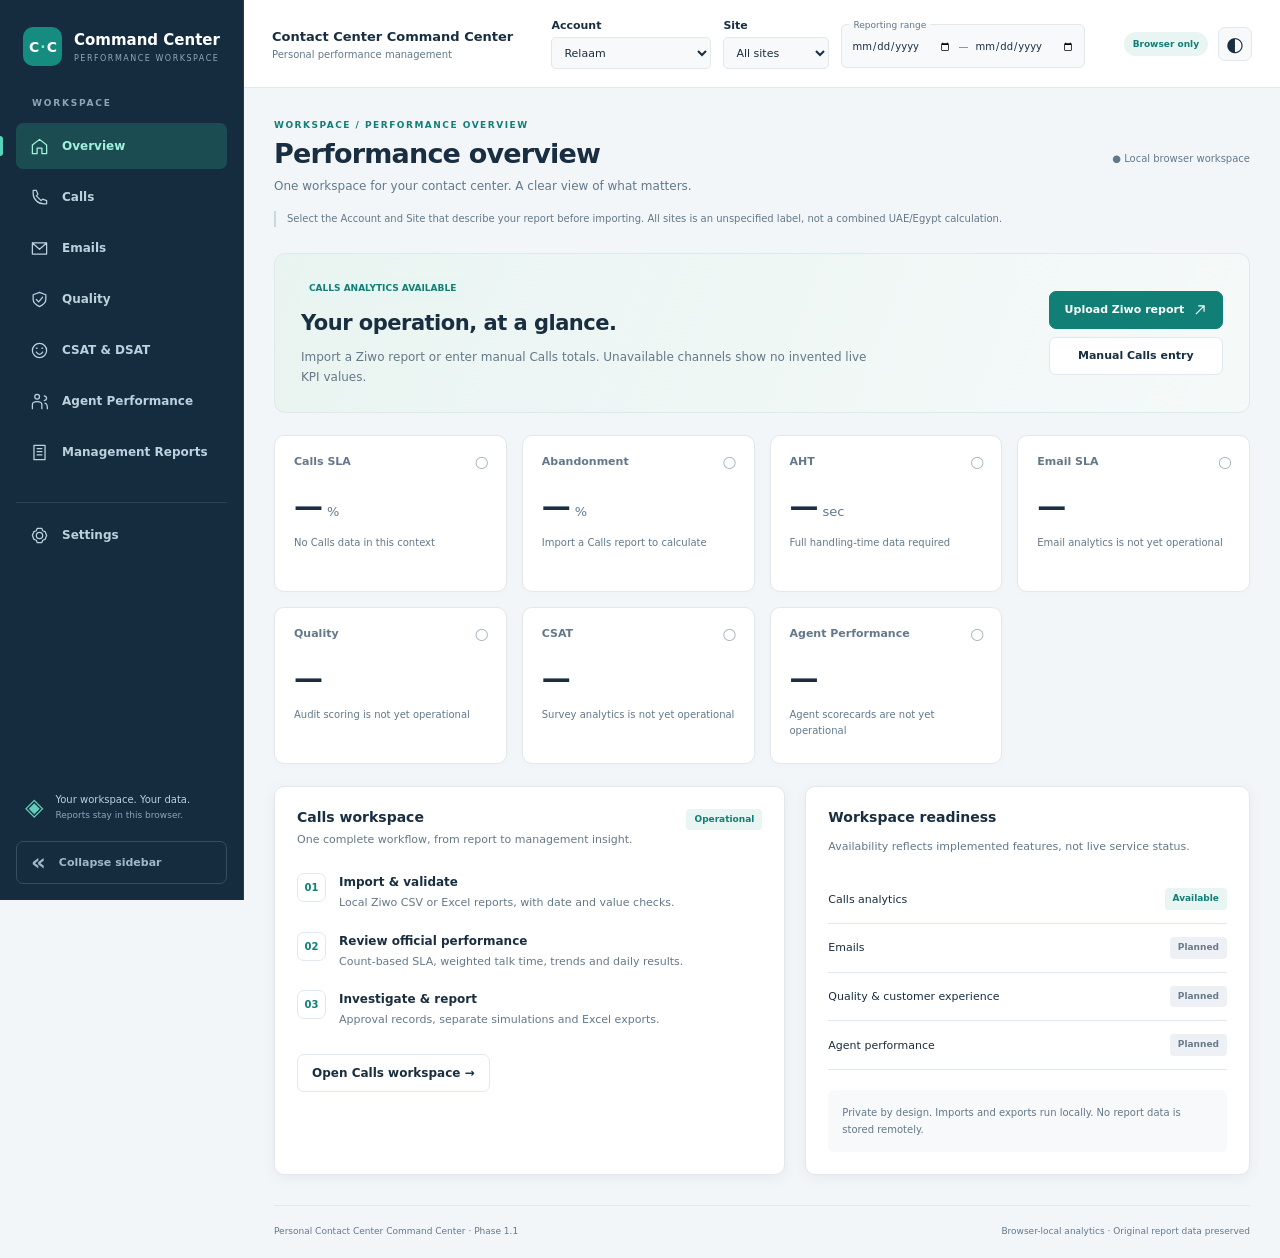
<file: index.html>
<!doctype html>
<html lang="en">
<head>
  <meta charset="utf-8">
  <meta name="viewport" content="width=device-width, initial-scale=1">
  <title>Contact Center Command Center</title>
  <link rel="icon" href="data:,">
  <!-- BEGIN EMBEDDED STYLES -->
<style>
:root{--navy:#142e40;--teal:#148478;--coral:#d76c56;--muted:#667987;--border:#e2e8ed;--good:#147463;--bad:#ad4936}*{box-sizing:border-box}body{margin:0;background:#f4f7fa;color:var(--navy);font-family:system-ui,-apple-system,BlinkMacSystemFont,"Segoe UI",sans-serif;font-size:14px}.topbar{height:76px;background:white;border-bottom:1px solid var(--border);display:flex;align-items:center;justify-content:space-between;padding:0 5%}.brand{text-decoration:none;color:var(--navy);font-size:19px;font-weight:750;display:flex;align-items:center;gap:12px}.brand-icon{display:grid;place-items:center;background:var(--teal);color:white;width:34px;height:34px;border-radius:9px;font-size:26px}.brand-sub{font-size:13px;font-weight:400;color:var(--muted);margin-left:10px}.local-badge{font-size:12px;color:var(--good);background:#edf7f3;padding:7px 12px;border-radius:20px}main{max-width:1440px;margin:auto;padding:38px 5% 22px}.heading{display:flex;justify-content:space-between;align-items:center;margin-bottom:29px}.eyebrow{color:var(--teal);font-size:11px;letter-spacing:1.8px;font-weight:750;margin:0 0 10px}h1{font-size:clamp(26px,3vw,35px);letter-spacing:-1.1px;margin:0 0 10px;font-weight:700}.subtitle{margin:0;color:var(--muted);line-height:1.6}.period{border:1px solid var(--border);border-radius:7px;background:white;padding:10px 14px;font-size:12px;color:#516676}.panel{background:white;border:1px solid var(--border);border-radius:12px;padding:24px;box-shadow:0 3px 7px #1b3b501f}.section-heading{display:flex;justify-content:space-between;gap:16px;align-items:flex-start;margin-bottom:22px}h2{font-size:16px;font-weight:650;margin:0} .section-heading p{font-size:12px;line-height:1.5;color:var(--muted);margin:7px 0 0}.actions{display:flex;gap:9px;flex-shrink:0}button{font:inherit;font-size:12px;font-weight:650;border:1px solid var(--teal);background:var(--teal);color:white;border-radius:6px;padding:10px 14px;cursor:pointer}button:hover{filter:brightness(.92)}button.secondary{color:#4c6272;background:white;border-color:#d7e0e6}button:focus-visible,a:focus-visible{outline:3px solid #65b6ef;outline-offset:3px}.fields{display:grid;grid-template-columns:repeat(5,minmax(0,1fr));gap:17px}label{font-size:12px;font-weight:600;line-height:1.5}label span{color:var(--muted);font-weight:400}input{display:block;width:100%;margin-top:8px;padding:12px;border:1px solid #d8e1e8;border-radius:6px;color:var(--navy);background:#fcfdff;font:600 18px system-ui;min-width:0}input:focus{outline:2px solid #54a99c;outline-offset:1px}input[aria-invalid=true]{border-color:var(--bad)}.helper{color:var(--muted);font-size:11px;line-height:1.6;margin:13px 0 0}.error{background:#fff1ed;border-radius:6px;padding:12px;color:#9c3526;line-height:1.5}.results-heading{display:flex;justify-content:space-between;align-items:center;margin:28px 0 15px}.results-heading>span{font-size:11px;color:var(--muted);background:#e8eef3;padding:6px 10px;border-radius:4px}.kpi-grid{display:grid;grid-template-columns:repeat(4,minmax(0,1fr));gap:16px}.kpi{background:white;border:1px solid var(--border);border-top:3px solid var(--teal);border-radius:10px;padding:19px 18px 14px;box-shadow:0 2px 4px #17354b08}.kpi.bad{border-top-color:var(--coral)}.kpi.info,.kpi.neutral{border-top-color:#7c97b7}.card-top{display:flex;align-items:center;justify-content:space-between;gap:5px}h3{font-size:12px;font-weight:600;margin:0;color:#536a78}.metric-icon{font-size:21px;color:var(--teal);background:#edf7f5;border-radius:6px;padding:2px 7px}.metric{font-size:36px;font-weight:700;letter-spacing:-1px;margin:15px 0}.metric>span{font-size:16px;font-weight:400;color:var(--muted);letter-spacing:0;margin-left:5px}.card-status{display:flex;align-items:center;gap:7px;flex-wrap:wrap;font-size:10px;color:var(--muted)}.badge{padding:4px 7px;border-radius:4px;font-weight:650}.badge.good{background:#e8f5f0;color:var(--good)}.badge.bad{background:#fff0e9;color:var(--bad)}.badge.info,.badge.neutral{background:#edf2f7;color:#526e88}.formula{font-size:10px;color:var(--muted);border-top:1px solid #edf1f4;padding-top:12px;margin:14px 0 0}.chart-grid{display:grid;grid-template-columns:1fr 1fr;gap:20px;margin-top:22px}.mini-tag{font-size:9px;letter-spacing:1px;color:var(--muted);background:#f3f6f9;padding:6px 8px;white-space:nowrap}.distribution{display:flex;align-items:center;gap:28px;min-height:213px}.donut{width:190px;height:190px;border-radius:50%;display:grid;place-items:center;flex-shrink:0}.donut>div{width:143px;height:143px;background:white;border-radius:50%;display:flex;flex-direction:column;align-items:center;justify-content:center}.donut strong{font-size:30px;letter-spacing:-.8px;max-width:135px;overflow-wrap:anywhere;text-align:center}.donut div>span{font-size:11px;color:var(--muted);margin-top:4px}.legend{flex:1;min-width:0}.legend-row{display:grid;grid-template-columns:1fr auto;align-items:center;gap:8px;padding:12px 0;border-bottom:1px solid #edf1f4;font-size:12px}.legend-row>span{display:flex;align-items:center;gap:8px}.legend-row strong{font-weight:650;overflow-wrap:anywhere}.legend-row small{grid-column:2;color:var(--muted);font-size:10px;text-align:right}.dot{width:8px;height:8px;border-radius:50%;display:inline-block;flex-shrink:0}.teal{background:var(--teal)}.coral{background:var(--coral)}.gray{background:#dfe7ed}.target-chart{display:grid;gap:19px}.bar-label{display:flex;justify-content:space-between;font-size:11px;margin-bottom:10px;gap:12px}.bar-label strong{font-weight:650}.track{height:9px;background:#edf2f5;border-radius:4px;position:relative}.fill{height:100%;background:var(--teal);border-radius:4px}.fill.miss{background:var(--coral)}.marker{height:17px;position:absolute;top:-4px;border-left:2px solid #203e53}.axis{display:flex;justify-content:space-between;font-size:9px;color:var(--muted);margin-top:7px}.insight{display:flex;gap:15px;background:#eaf4f2;border:1px solid #d6e8e3;border-radius:10px;margin-top:22px;padding:19px 22px}.insight-icon{font-size:25px;color:var(--teal)}.insight h2{font-size:13px;color:#23675e}.insight p{margin:6px 0 0;font-size:12px;color:#426c65;line-height:1.6}footer{display:flex;justify-content:space-between;color:var(--muted);font-size:10px;margin-top:28px;gap:15px;line-height:1.6}@media(min-width:1200px){main{padding-left:42px;padding-right:42px}}@media(max-width:1050px){.kpi-grid{grid-template-columns:repeat(2,minmax(0,1fr))}.fields{grid-template-columns:repeat(3,minmax(0,1fr))}.distribution{flex-direction:column;gap:10px}.legend{width:100%}}@media(max-width:650px){.topbar{height:65px}.brand-sub,.local-badge,.period{display:none}main{padding:26px 18px}.section-heading{flex-direction:column;gap:14px}.fields{grid-template-columns:repeat(2,minmax(0,1fr));gap:14px}.fields label:last-child{grid-column:1/-1}.panel{padding:19px}.kpi-grid{gap:10px}.kpi{padding:14px 12px}.metric{font-size:30px}.metric-icon{display:none}.chart-grid{grid-template-columns:1fr}.distribution{flex-direction:row;gap:20px}.donut{width:150px;height:150px}.donut>div{width:112px;height:112px}.donut strong{font-size:25px;max-width:105px}.legend-row{font-size:11px}.results-heading h2{font-size:14px}.results-heading>span{font-size:9px}footer{flex-direction:column;gap:5px}}@media(max-width:370px){.distribution{flex-direction:column}.kpi-grid{grid-template-columns:1fr}.results-heading{gap:8px}}

/* Ziwo report workspace: retains the manual dashboard palette and card system. */
[hidden]{display:none!important}.workspace-bar{display:flex;align-items:center;justify-content:space-between;gap:12px;margin-bottom:22px}.workspace-tabs{display:flex;gap:5px;background:#e8eef3;padding:4px;border-radius:8px}.workspace-tabs button{border-color:transparent;background:transparent}.workspace-tabs button[aria-pressed=true]{background:white;color:var(--teal);box-shadow:0 1px 5px #193c5020}.report-intro .eyebrow{margin-bottom:9px}.import-options{display:flex;gap:20px;align-items:center;flex-wrap:wrap}.import-options label{min-width:180px}.import-options .helper{max-width:450px}.report-settings{margin-top:20px}.report-filters{display:grid;grid-template-columns:1fr 1fr 1fr 2fr;gap:16px}select{display:block;width:100%;min-width:0;border:1px solid #d8e1e8;border-radius:6px;background:#fcfdff;color:var(--navy);padding:12px 9px;margin-top:8px;font:13px system-ui;min-height:45px}select:focus-visible{outline:2px solid #54a99c;outline-offset:1px}.report-filters input{font-size:13px;min-height:45px}.target-settings{margin-top:18px;border-top:1px solid var(--border);padding-top:16px}.target-settings summary{cursor:pointer;font-size:12px;font-weight:600}.target-fields{display:grid;grid-template-columns:repeat(3,1fr);gap:20px;margin-top:16px}.target-fields input{font-size:15px}.report-kpis{display:grid;grid-template-columns:repeat(4,minmax(0,1fr));gap:16px}.report-kpis .metric{font-size:30px;overflow-wrap:anywhere}.report-kpis .kpi h3{min-height:32px}.report-notice{margin:20px 0}.report-trends{margin-top:20px}.trend-controls{display:flex;gap:8px;flex-wrap:wrap}.chart-legend{display:flex;gap:20px;flex-wrap:wrap;margin:20px 0 8px;font-size:11px;color:var(--muted)}.chart-legend>span{display:flex;gap:7px;align-items:center}.trend-scroll{overflow-x:auto}#ziwo-trend{display:block;width:100%;min-width:600px;height:auto}.trend-point{cursor:pointer;outline:none}.trend-point:hover circle:last-child,.trend-point:focus circle:last-child{stroke:var(--navy);stroke-width:2;r:6}.point-detail{background:#f4f7fa;border-radius:6px;padding:13px;font-size:12px;line-height:1.7;color:#416273;min-height:46px}.report-table-panel{margin-top:22px}.table-scroll{max-width:100%;overflow:auto;max-height:570px;margin-top:16px;border:1px solid var(--border);border-radius:7px}table{border-collapse:collapse;width:100%;font-size:11px;text-align:left;white-space:nowrap}caption{text-align:left;white-space:normal;padding:12px;color:var(--muted);background:#f8fafb;line-height:1.5}th,td{padding:13px 12px;border-bottom:1px solid var(--border)}thead th{position:sticky;top:0;background:#edf3f6;color:#456273;font-weight:650}tbody th{font-weight:500}tbody input[type=checkbox]{width:17px;height:17px;accent-color:var(--teal);margin:0;cursor:pointer}.excluded-row{background:#fff2ec;color:#856556}.table-pagination{display:flex;align-items:center;justify-content:space-between;gap:12px;margin-top:14px;font-size:11px;color:var(--muted)}button:disabled{opacity:.4;cursor:default;filter:none}.exclusion-summary{font-size:12px;line-height:1.7;color:#8d5142;overflow-wrap:anywhere}.report-settings input:disabled{background:#e9eef2;color:#7b8d98}.report-kpis .kpi.info{border-top-color:#7c97b7}
@media(max-width:1050px){.report-filters{grid-template-columns:1fr 1fr}.report-kpis{grid-template-columns:repeat(2,minmax(0,1fr))}}@media(max-width:650px){.workspace-bar{align-items:stretch;flex-direction:column}.workspace-tabs button{flex:1}.report-filters{gap:12px}.report-filters label:last-child{grid-column:1/-1}.target-fields{grid-template-columns:1fr;gap:12px}.report-kpis{gap:10px}.report-kpis .metric{font-size:25px}.import-options{gap:10px}.import-options label{width:100%}.table-pagination{flex-wrap:wrap}.report-intro .section-heading button{width:100%}.chart-legend{gap:10px;font-size:10px}.point-detail{font-size:11px}.report-kpis .metric>span{font-size:12px}}
@media(prefers-reduced-motion:no-preference){button{transition:background .15s,filter .15s}.trend-point circle{transition:r .12s}}
.report-filters>label,.target-fields>label{min-width:0}.report-filters{grid-template-columns:minmax(0,1fr) minmax(0,1fr) minmax(0,1fr) minmax(0,2fr)}
@media(max-width:1050px){.report-filters{grid-template-columns:repeat(2,minmax(0,1fr))}}
@media(max-width:370px){.report-filters{grid-template-columns:minmax(0,1fr)}.report-kpis{grid-template-columns:minmax(0,1fr)}.results-heading{flex-wrap:wrap}}
.sla-comparison{margin-top:18px;border:1px solid #d6e8e3;border-radius:8px;padding:15px 18px;background:#eef6f4;color:#426c65;font-size:12px;line-height:1.7}.sla-comparison.has-differences{border-color:#eed3b0;background:#fff7ec;color:#855727}.sla-mismatch .reported-sla,.sla-mismatch .calculated-sla,.sla-mismatch .sla-difference{background:#fff1da;color:#845017;font-weight:650}.sla-difference{font-variant-numeric:tabular-nums}
.review-panel{margin-top:20px}.review-panel>.section-heading>label{min-width:180px;max-width:220px}.review-panel input{font-size:15px}.quality-grid{display:grid;grid-template-columns:repeat(4,minmax(0,1fr));gap:14px}.quality-card{background:#f6f9fb;border:1px solid var(--border);border-radius:8px;padding:16px}.quality-card strong{display:block;font-size:28px;margin:10px 0;color:var(--navy)}.quality-card p{font-size:11px;line-height:1.6;margin:0;color:var(--muted)}.quality-details{display:grid;grid-template-columns:repeat(3,minmax(0,1fr));gap:16px;margin-top:18px}.review-panel details{font-size:12px;line-height:1.7}.review-panel summary{font-weight:600;cursor:pointer}.review-panel ul{padding-left:20px;max-height:240px;overflow:auto;overflow-wrap:anywhere;color:#536a78;font-size:12px;line-height:1.8}.review-panel li{margin-bottom:7px}#quality-invalid{margin-top:18px;border-top:1px solid var(--border);padding-top:16px}#quality-invalid h3{color:var(--bad)}#show-discrepancies{margin-top:14px}.performance-toolbar{display:flex;align-items:center;gap:24px;flex-wrap:wrap}.performance-toolbar label{min-width:250px}.performance-toolbar .helper{flex:1;min-width:200px}.target-breach{background:#fff0e9!important;color:#a13f2d!important;font-weight:700}.significant-gap{background:#fff1da;color:#845017;font-weight:700}.sla-mismatch .calculated-sla.target-breach{border-left:3px solid #d76c56}#reconciliation-dates{overflow-wrap:anywhere}
@media(max-width:900px){.quality-grid{grid-template-columns:repeat(2,minmax(0,1fr))}.quality-details{grid-template-columns:minmax(0,1fr)}}@media(max-width:650px){.review-panel>.section-heading>label{max-width:none;width:100%}.performance-toolbar label{width:100%;min-width:0}.quality-grid{gap:10px}.quality-card{padding:12px}.quality-card h3{min-height:36px}.performance-toolbar{gap:0}#export-performance{width:100%}}
.management-panel{margin-top:20px}.management-grid{display:grid;grid-template-columns:repeat(4,minmax(0,1fr));gap:12px;margin:20px 0}.management-stat{padding:15px;background:#f5f9fa;border:1px solid var(--border);border-radius:8px}.management-stat strong{display:block;font-size:23px;margin-top:12px;overflow-wrap:anywhere}.management-stat h3{min-height:34px}.management-panel summary{font-size:13px;font-weight:650;cursor:pointer}.coverage-warning{background:#fff1da;color:#845017}.management-panel .point-detail{line-height:1.8}@media(max-width:900px){.management-grid{grid-template-columns:repeat(2,minmax(0,1fr))}}@media(max-width:370px){.management-grid{grid-template-columns:minmax(0,1fr)}}
.approval-panel,.simulation-panel{margin-top:22px}.simulation-panel{border:2px dashed #b78b45;background:#fffcf6}.simulation-panel .eyebrow{color:#91621e}.simulation-panel h3.impact-heading{margin-top:20px;margin-bottom:12px}.simulation-panel>.report-kpis{margin-top:20px}.approval-panel textarea{display:block;min-width:240px;max-width:100%;width:100%;border:1px solid #d8e1e8;border-radius:6px;padding:10px;font:12px system-ui;color:var(--navy);resize:vertical}.approval-panel select{min-width:170px}.approval-panel input[type=checkbox]{width:18px;height:18px;accent-color:var(--teal)}.approval-panel button{white-space:nowrap}.approval-panel .table-scroll{max-height:440px}

/* Phase 1.1 application shell */
:root{--surface:#fff;--page:#f3f6f9;--surface-soft:#f7f9fb;--text:#192e40;--text-muted:#637889;--line:#e1e8ee;--accent:#127f76;--accent-soft:#e9f5f2;--sidebar-width:244px;--shell-shadow:0 3px 14px #1c3c5010;--navy:#192e40;--teal:#127f76;--muted:#637889;--border:#e1e8ee}
body.command-app{background:var(--page);color:var(--text);font-size:14px}.command-app button,.command-app a,.command-app input,.command-app select,.command-app textarea{touch-action:manipulation}.command-app button{min-height:38px;border-radius:7px}.command-app button:focus-visible,.command-app a:focus-visible,.command-app summary:focus-visible{outline:3px solid #42b9b0;outline-offset:3px}.sr-only{position:absolute;width:1px;height:1px;padding:0;margin:-1px;overflow:hidden;clip:rect(0,0,0,0);white-space:nowrap;border:0}.skip-link{position:fixed;left:16px;top:-100px;z-index:110;background:var(--accent);color:white;padding:12px;border-radius:5px}.skip-link:focus{top:12px}.app-sidebar{position:fixed;inset:0 auto 0 0;width:var(--sidebar-width);height:100dvh;background:#142c3d;color:#c3d2dd;z-index:80;display:flex;flex-direction:column;padding:27px 16px 16px;overflow-y:auto;border-right:1px solid #263f50}.app-brand{display:flex;align-items:center;gap:12px;color:white;text-decoration:none;padding:0 7px 30px;white-space:nowrap}.app-brand-mark{background:#168b7f;color:white;border-radius:10px;width:39px;height:39px;display:flex;align-items:center;justify-content:center;flex-shrink:0;font-size:14px;font-weight:800;letter-spacing:-1px}.app-brand-mark>span{padding:0 2px;color:#86e5d8}.brand-copy{font-size:15px;font-weight:700}.brand-copy small{display:block;font-size:8px;letter-spacing:1.5px;font-weight:500;color:#90a8ba;margin-top:5px}.sidebar-caption{font-size:9px;letter-spacing:1.8px;margin:2px 16px 15px;color:#8da5b7;font-weight:650}.app-nav{display:grid;gap:5px}.app-nav button{display:flex;align-items:center;gap:13px;border:0;background:transparent;color:#bdd0de;text-align:left;padding:12px 14px;font-size:12px;font-weight:550;min-height:46px;width:100%;position:relative}.app-nav button svg{width:19px;height:19px;flex-shrink:0}.app-nav button:hover{background:#203d50;filter:none;color:white}.app-nav button[aria-current=page]{background:#1b4c51;color:#a1f1df}.app-nav button[aria-current=page]:before{content:'';width:3px;height:20px;background:#59d4bc;position:absolute;left:-16px;border-radius:0 3px 3px 0}.app-nav button:last-child{margin-top:22px;border-top:1px solid #2b4354;border-radius:0;padding-top:19px;min-height:58px}.sidebar-bottom{margin-top:auto;padding-top:35px}.privacy-note{display:flex;gap:12px;align-items:center;font-size:10px;padding:15px 9px;color:#bed1de;line-height:1.6}.privacy-note small{display:block;color:#8da5b7;font-size:9px}.privacy-symbol{font-size:24px;color:#64ccba}.sidebar-bottom>button{display:flex;align-items:center;gap:13px;padding:9px 14px;background:transparent;color:#a2b8c8;border:1px solid #354d5c;width:100%;font-size:11px}.sidebar-bottom>button>span:first-child{font-size:23px;line-height:1}.app-frame{margin-left:var(--sidebar-width);min-width:0}.app-topbar{background:var(--surface);border-bottom:1px solid var(--line);padding:17px 28px;display:flex;align-items:center;justify-content:space-between;gap:18px;min-height:88px}.topbar-identity{display:flex;align-items:center;gap:10px;min-width:0}.topbar-title{font-size:13px;font-weight:700;display:block;line-height:1.5}.topbar-identity small{display:block;color:var(--text-muted);font-size:10px;margin-top:3px}.topbar-controls{display:flex;gap:12px;align-items:center;min-width:0}.topbar-controls>label{font-size:9px;color:var(--text-muted);min-width:106px;flex:1}.topbar-controls select{margin-top:3px;font-size:11px;padding:7px 22px 7px 8px;min-height:32px;background:var(--surface-soft);border-color:var(--line);color:var(--text);border-radius:5px;max-width:160px}.topbar-period{border:1px solid var(--line);border-radius:6px;padding:4px 7px 7px;display:flex;gap:4px;align-items:center;margin:0;min-width:0;background:var(--surface-soft)}.topbar-period legend{font-size:9px;color:var(--text-muted);padding:0 4px}.topbar-period input{margin:0;min-height:26px;width:105px;font:10px system-ui;padding:2px;border:0;background:transparent;color:var(--text);border-radius:3px}.topbar-period>span{font-size:10px;color:var(--text-muted)}.topbar-tools{display:flex;gap:10px;align-items:center}.workspace-status{white-space:nowrap;color:var(--accent);background:var(--accent-soft);padding:7px 9px;font-size:9px;font-weight:600;border-radius:20px}.workspace-status.status-warning{background:#fff1dc;color:#815921}.icon-button{display:grid;place-items:center;background:var(--surface-soft);color:var(--text);border:1px solid var(--line);width:34px;height:34px;min-height:34px!important;padding:0;font-size:20px}#cc-menu{display:none}.command-app main.app-main{max-width:1700px;padding:32px 30px 20px;margin:0 auto;outline:none;min-width:0}.page-heading{display:flex;justify-content:space-between;align-items:center;gap:20px;margin-bottom:15px}.page-heading .eyebrow{font-size:9px;letter-spacing:1.5px;margin-bottom:8px;color:var(--accent)}.page-heading h1{font-size:27px;letter-spacing:-.8px;margin-bottom:8px}.page-heading p:not(.eyebrow){font-size:12px;color:var(--text-muted);margin:0;line-height:1.6}.workspace-local{font-size:10px;color:var(--text-muted);white-space:nowrap}.context-note{font-size:10px;color:var(--text-muted);line-height:1.6;margin:0 0 26px;padding-left:11px;border-left:2px solid #c5d9df}.overview-intro{background:linear-gradient(110deg,#e9f4f1,#f5faf9);border:1px solid #dcebe7;border-radius:11px;padding:24px 26px;display:flex;justify-content:space-between;align-items:center;gap:20px;margin-bottom:22px}.overview-intro h2{font-size:21px;letter-spacing:-.5px;margin-top:11px}.overview-intro p{font-size:12px;color:var(--text-muted);line-height:1.7;max-width:570px;margin-bottom:0}.overview-actions{display:flex;gap:8px;flex-direction:column;flex-shrink:0}.overview-actions button{font-size:11px;padding:10px 15px}.overview-actions .secondary{background:transparent}.module-status{display:inline-block;font-size:9px;font-weight:650;border-radius:4px;padding:5px 8px;line-height:1.3}.module-status.available{background:var(--accent-soft);color:var(--accent)}.module-status.planned{background:#edf1f5;color:#697b8b}.overview-kpis{display:grid;grid-template-columns:repeat(4,minmax(0,1fr));gap:15px;margin-bottom:22px}.overview-card{position:relative;border:1px solid var(--line);border-radius:10px;padding:19px 19px 16px;background:var(--surface);box-shadow:0 2px 6px #193c4e05;min-width:0;min-height:157px}.overview-card h3{font-size:11px;color:var(--text-muted);padding-right:16px;font-weight:600}.overview-mark{position:absolute;right:17px;top:16px;font-size:16px;color:#a3b5c1}.overview-card.available{border-top:2px solid var(--accent)}.overview-card.available .overview-mark{color:var(--accent)}.overview-value{font-size:29px;line-height:1.3;font-weight:700;letter-spacing:-1px;margin-top:20px}.overview-value>span{font-size:13px;font-weight:500;letter-spacing:0;color:var(--text-muted);margin-left:5px}.overview-card>p{font-size:10px;color:var(--text-muted);line-height:1.6;margin:10px 0 0}.overview-lower{display:grid;grid-template-columns:1.15fr 1fr;gap:20px}.command-app .panel{background:var(--surface);border:1px solid var(--line);border-radius:10px;box-shadow:var(--shell-shadow);padding:22px}.command-app .section-heading{margin-bottom:20px}.command-app .section-heading h2{font-size:14px}.command-app .section-heading p{color:var(--text-muted);font-size:11px}.workflow-list{display:grid;gap:20px;margin:25px 0}.workflow-list>div{display:flex;gap:13px;align-items:flex-start}.workflow-list>div>span{width:29px;height:29px;border:1px solid var(--line);border-radius:7px;display:grid;place-items:center;font-size:10px;font-weight:650;color:var(--accent);flex-shrink:0}.workflow-list strong{font-size:12px}.workflow-list p{font-size:11px;color:var(--text-muted);line-height:1.6;margin:5px 0 0}.overview-readiness>h2{font-size:14px}.overview-readiness ul{list-style:none;padding:0;margin:20px 0}.overview-readiness li{display:flex;align-items:center;justify-content:space-between;gap:10px;border-bottom:1px solid var(--line);padding:13px 0;font-size:11px}.privacy-banner{border-radius:6px;background:var(--surface-soft);color:var(--text-muted);font-size:10px;line-height:1.7;padding:14px;margin-top:20px}.app-footer{border-top:1px solid var(--line);padding-top:18px;margin-top:30px;font-size:9px;color:var(--text-muted);display:flex;justify-content:space-between;gap:15px}.planned-hero{max-width:900px;padding:30px!important}.planned-hero h2{font-size:23px;margin:19px 0 13px}.planned-hero>p{font-size:13px;line-height:1.8;color:var(--text-muted);max-width:650px}.planned-grid{display:grid;grid-template-columns:repeat(3,minmax(0,1fr));gap:18px;margin-top:22px}.planned-feature>h3{font-size:13px;color:var(--text)}.planned-feature>p{font-size:11px;color:var(--text-muted);margin:12px 0 20px}.settings-grid{display:grid;grid-template-columns:1.2fr 1fr;gap:22px}.settings-grid h2{font-size:17px;margin:16px 0}.settings-grid p{color:var(--text-muted);line-height:1.8;font-size:12px}.setting-row{display:flex;justify-content:space-between;gap:15px;align-items:center;border-top:1px solid var(--line);padding:20px 0}.setting-row h3{color:var(--text);font-size:12px}.setting-row p{font-size:11px;margin:6px 0 0}.setting-row button{font-size:10px;flex-shrink:0}.context-guard h2{font-size:18px;margin-bottom:14px}.context-guard p{font-size:13px;line-height:1.8;color:var(--text-muted)}.command-app .workspace-bar{background:var(--surface);border:1px solid var(--line);padding:10px 12px;border-radius:9px;margin-bottom:20px}.command-app .workspace-tabs{background:var(--surface-soft)}.command-app .workspace-tabs button[aria-pressed=true]{background:var(--surface);color:var(--accent)}.report-tool{border:1px solid var(--line);background:var(--surface);border-radius:9px;margin:18px 0;min-width:0;box-shadow:0 1px 3px #193c4e05}.report-tool>summary{cursor:pointer;font-size:12px;font-weight:650;padding:17px 20px;color:var(--text);list-style-position:inside}.report-tool>summary::marker{color:var(--accent)}.report-tool>.panel,.report-tool>.sla-comparison{margin:0;border:0;box-shadow:none;border-radius:0 0 9px 9px}.report-tool>section+section{border-top:1px solid var(--line)!important}.command-app .report-kpis,.command-app .kpi-grid{gap:13px}.command-app .kpi{background:var(--surface);border-color:var(--line);box-shadow:0 2px 4px #17354b05}.command-app .metric{font-size:30px}.command-app .metric>span{font-size:13px}.command-app .formula{border-color:var(--line);color:var(--text-muted)}.command-app .fields{gap:14px}.command-app label{color:var(--text);font-size:11px}.command-app input,.command-app select,.command-app textarea{color:var(--text);background:var(--surface-soft);border-color:var(--line)}.command-app .secondary{background:var(--surface);border-color:var(--line);color:var(--text)}.command-app .helper{color:var(--text-muted)}.command-app .report-intro h2{font-size:18px}.command-app .report-intro .eyebrow{font-size:9px}.command-app .quality-card,.command-app .management-stat{background:var(--surface-soft);border-color:var(--line)}.command-app .quality-card strong{color:var(--text)}.command-app .management-stat strong{font-size:20px}.command-app .table-scroll{border-color:var(--line)}.command-app caption{background:var(--surface-soft);color:var(--text-muted)}.command-app thead th{background:var(--surface-soft);color:var(--text-muted)}.command-app th,.command-app td{border-color:var(--line)}.command-app .point-detail{background:var(--surface-soft);color:var(--text-muted)}.command-app .donut>div{background:var(--surface)}.command-app .report-settings{margin-top:0;margin-bottom:20px}.command-app .results-heading{margin-top:22px}.sidebar-collapsed{--sidebar-width:78px}.sidebar-collapsed .app-sidebar{padding-left:12px;padding-right:12px}.sidebar-collapsed .app-brand{padding-left:7px;padding-right:0}.sidebar-collapsed .app-sidebar .nav-label,.sidebar-collapsed .brand-copy{position:absolute;width:1px;height:1px;overflow:hidden;clip-path:inset(50%);white-space:nowrap}.sidebar-collapsed .app-nav button{justify-content:center;padding-left:0;padding-right:0}.sidebar-collapsed .privacy-note{padding-left:13px}.sidebar-collapsed #cc-collapse{justify-content:center;padding:5px}.sidebar-collapsed #cc-collapse>span:first-child{transform:rotate(180deg)}.sidebar-backdrop{position:fixed;inset:0;background:#09223388;z-index:70}
/* Theme uses the same semantic surfaces across the shell and the existing Calls tools. */
html[data-theme=dark]{color-scheme:dark;--surface:#192c3b;--page:#11212e;--surface-soft:#203644;--text:#e2edf5;--text-muted:#a2b7c8;--line:#354b5c;--accent:#61d2be;--accent-soft:#193f40;--navy:#e2edf5;--muted:#a2b7c8;--border:#354b5c;--teal:#61d2be;--good:#9ee8ca;--bad:#ffb8a4;--shell-shadow:0 3px 14px #06131b22}html[data-theme=dark] .overview-intro{background:linear-gradient(110deg,#183d3d,#1b303e);border-color:#30534f}html[data-theme=dark] .module-status.planned{background:#2a4050;color:#b2c4d1}html[data-theme=dark] .command-app button:not(.secondary):not(.icon-button):not([data-cc-module]):not(#cc-collapse){background:#257c72;border-color:#3f9b8c;color:#fff}html[data-theme=dark] .command-app .metric-icon,html[data-theme=dark] .command-app .badge.good{background:#1c4840;color:#a6ead3}html[data-theme=dark] .command-app .badge.info,html[data-theme=dark] .command-app .badge.neutral{background:#2a4358;color:#b7d3ee}html[data-theme=dark] .command-app .badge.bad{background:#57362b;color:#ffd1b5}html[data-theme=dark] .command-app .insight,html[data-theme=dark] .command-app .sla-comparison{background:#1b3b37;border-color:#3b6156;color:#b5d8cf}html[data-theme=dark] .command-app .insight h2,html[data-theme=dark] .command-app .insight p{color:#b5d8cf}html[data-theme=dark] .command-app .simulation-panel{background:#342f25;border-color:#b68c4d}html[data-theme=dark] .command-app .simulation-panel .eyebrow{color:#f0c680}html[data-theme=dark] .command-app .target-breach,html[data-theme=dark] .command-app .badge.bad{background:#57362b!important;color:#ffd1b5!important}html[data-theme=dark] .command-app .significant-gap,html[data-theme=dark] .command-app .sla-mismatch td.reported-sla,html[data-theme=dark] .command-app .sla-mismatch td.sla-difference,html[data-theme=dark] .command-app .sla-mismatch td.calculated-sla{background:#514328;color:#f5d198}html[data-theme=dark] .command-app .excluded-row,html[data-theme=dark] .command-app .coverage-warning,html[data-theme=dark] .command-app .has-differences{background:#4a3927;color:#f1d19d}html[data-theme=dark] .command-app .error{background:#542e2d;color:#ffcebd}html[data-theme=dark] .command-app .track{background:#304959}html[data-theme=dark] .command-app .marker{border-color:#e4edf5}html[data-theme=dark] .command-app .results-heading>span{background:#294251;color:#b9ceda}html[data-theme=dark] .command-app h3,html[data-theme=dark] .command-app .quality-card p,html[data-theme=dark] .command-app .legend-row small,html[data-theme=dark] .command-app .bar-label{color:var(--text-muted)}html[data-theme=dark] .command-app .trend-point:focus circle:last-child{stroke:#fff}html[data-theme=dark] .command-app .report-settings input:disabled{background:#253d4d;color:#a0b8c9}html[data-theme=dark] .command-app .mini-tag{background:#294251;color:#bdd0dd}
@media(min-width:1500px){.app-topbar{gap:30px;padding-left:36px;padding-right:36px}.command-app main.app-main{padding-left:36px;padding-right:36px}.topbar-controls>label{min-width:130px}.topbar-controls select{max-width:190px}.topbar-period input{width:119px}}
@media(max-width:1270px){.app-topbar{flex-wrap:wrap;gap:12px 16px}.topbar-identity{flex:1}.topbar-controls{order:3;flex-basis:100%;justify-content:flex-start}.topbar-controls select{max-width:none}.topbar-controls>label{flex:1}.topbar-tools{margin-left:auto}.topbar-period input{width:125px}.overview-actions{min-width:150px}.overview-kpis{grid-template-columns:repeat(3,minmax(0,1fr))}.command-app .report-kpis,.command-app .kpi-grid{grid-template-columns:repeat(2,minmax(0,1fr))}.command-app .report-filters{grid-template-columns:repeat(2,minmax(0,1fr))}.command-app .fields{grid-template-columns:repeat(3,minmax(0,1fr))}}
@media(max-width:1050px){:root{--sidebar-width:215px}.sidebar-collapsed{--sidebar-width:78px}.command-app main.app-main{padding:26px 22px}.app-topbar{padding:16px 22px}.topbar-period input{width:107px}.topbar-controls{flex-wrap:wrap}.topbar-period{flex:1}.overview-intro{flex-direction:column;align-items:flex-start}.overview-actions{flex-direction:row;width:100%;min-width:0}.overview-lower,.settings-grid{grid-template-columns:minmax(0,1fr)}.planned-grid{grid-template-columns:minmax(0,1fr)}.workspace-local{display:none}.overview-kpis{grid-template-columns:repeat(2,minmax(0,1fr))}}
@media(max-width:760px){.app-sidebar{width:244px;transform:translateX(-100%)}.app-frame{margin-left:0}.sidebar-open .app-sidebar{transform:translateX(0)}.sidebar-collapsed .app-sidebar .nav-label,.sidebar-collapsed .brand-copy{position:static;width:auto;height:auto;clip-path:none}.sidebar-collapsed .app-nav button{justify-content:flex-start;padding-left:14px;padding-right:14px}.sidebar-collapsed .app-brand{padding:0 7px 30px}.sidebar-collapsed #cc-collapse{display:none}#cc-menu{display:grid}.app-topbar{padding:13px 18px}.topbar-title{font-size:12px}.topbar-identity small{font-size:9px}.topbar-controls{gap:9px}.topbar-controls>label{min-width:100px}.topbar-period{flex-basis:100%;justify-content:space-between;margin-top:4px}.topbar-period input{width:44%;font-size:11px}.topbar-tools{gap:6px}.workspace-status{font-size:8px;padding:6px}.command-app main.app-main{padding:24px 18px 18px}.page-heading h1{font-size:25px}.page-heading p:not(.eyebrow){font-size:11px}.context-note{font-size:9px;margin-bottom:20px}.overview-intro{padding:21px 18px}.overview-intro h2{font-size:19px}.overview-intro p{font-size:11px}.overview-actions{flex-wrap:wrap}.overview-actions button{flex:1;font-size:10px;padding:10px 9px}.overview-card{padding:17px 14px;min-height:151px}.overview-card h3{font-size:10px}.overview-mark{right:12px}.overview-value{font-size:27px}.overview-card>p{font-size:9px}.overview-kpis{gap:11px}.command-app .panel{padding:19px}.command-app .fields{grid-template-columns:repeat(2,minmax(0,1fr))}.command-app .fields>label:last-child{grid-column:1/-1}.command-app .workspace-bar{padding:9px;gap:9px}.command-app .report-filters label:last-child{grid-column:1/-1}.command-app .report-kpis,.command-app .kpi-grid{gap:10px}.command-app .report-kpis .metric{font-size:25px}.command-app .metric{font-size:28px}.report-tool>summary{padding:16px;font-size:11px}.command-app .management-grid{grid-template-columns:repeat(2,minmax(0,1fr))}.app-footer{flex-direction:column;gap:4px;font-size:8px}.planned-hero h2{font-size:21px}.setting-row{flex-wrap:wrap}.sidebar-open{overflow:hidden}}
@media(max-width:370px){.topbar-title{max-width:170px}.topbar-tools .workspace-status{display:none}.command-app main.app-main{padding-left:14px;padding-right:14px}.overview-actions{flex-direction:column}.overview-kpis{gap:9px}.command-app .report-filters{grid-template-columns:minmax(0,1fr)}.command-app .report-kpis,.command-app .kpi-grid{grid-template-columns:minmax(0,1fr)}.command-app .management-grid{grid-template-columns:minmax(0,1fr)}}
@media(prefers-reduced-motion:no-preference){.app-sidebar,.app-frame{transition:transform .18s,margin-left .18s,width .18s}.app-nav button,.overview-card{transition:background .15s}}
.button-arrow{vertical-align:middle;margin-left:5px}.topbar-controls>label:first-child{min-width:160px}html[data-theme=dark] #ziwo-trend text{fill:var(--text-muted)}

</style>
<!-- END EMBEDDED STYLES -->
</head>
<body class="command-app">
<a class="skip-link" href="#main-content">Skip to main content</a>
<div id="cc-backdrop" class="sidebar-backdrop" hidden></div>
<aside id="cc-sidebar" class="app-sidebar" aria-label="Application sidebar">
  <a class="app-brand" href="#overview" aria-label="Command Center home"><span class="app-brand-mark">C<span>·</span>C</span><span class="brand-copy">Command Center<small>PERFORMANCE WORKSPACE</small></span></a>
  <p class="sidebar-caption nav-label">WORKSPACE</p>
  <nav class="app-nav" aria-label="Performance modules"><button type="button" data-cc-module="overview" aria-label="Overview" aria-current="page"><svg viewBox="0 0 24 24" fill="none" stroke="currentColor" stroke-width="1.6" stroke-linecap="round" stroke-linejoin="round" aria-hidden="true"><path d="M3 10 12 3l9 7v11h-6v-7H9v7H3Z"/></svg><span class="nav-label">Overview</span></button><button type="button" data-cc-module="calls" aria-label="Calls"><svg viewBox="0 0 24 24" fill="none" stroke="currentColor" stroke-width="1.6" stroke-linecap="round" stroke-linejoin="round" aria-hidden="true"><path d="M8 3H4v4c0 7 6 13 13 13h4v-4l-5-2-2 2-6-6 2-2Z"/></svg><span class="nav-label">Calls</span></button><button type="button" data-cc-module="emails" aria-label="Emails"><svg viewBox="0 0 24 24" fill="none" stroke="currentColor" stroke-width="1.6" stroke-linecap="round" stroke-linejoin="round" aria-hidden="true"><path d="M3 5h18v14H3Zm0 0 9 8 9-8"/></svg><span class="nav-label">Emails</span></button><button type="button" data-cc-module="quality" aria-label="Quality"><svg viewBox="0 0 24 24" fill="none" stroke="currentColor" stroke-width="1.6" stroke-linecap="round" stroke-linejoin="round" aria-hidden="true"><path d="m12 3 8 3v6c0 5-8 9-8 9S4 17 4 12V6Zm-4 9 3 3 5-6"/></svg><span class="nav-label">Quality</span></button><button type="button" data-cc-module="csat" aria-label="CSAT & DSAT"><svg viewBox="0 0 24 24" fill="none" stroke="currentColor" stroke-width="1.6" stroke-linecap="round" stroke-linejoin="round" aria-hidden="true"><path d="M21 12a9 9 0 1 1-18 0 9 9 0 0 1 18 0ZM8 14c2 4 6 4 8 0M8 9h1m6 0h1"/></svg><span class="nav-label">CSAT & DSAT</span></button><button type="button" data-cc-module="agents" aria-label="Agent Performance"><svg viewBox="0 0 24 24" fill="none" stroke="currentColor" stroke-width="1.6" stroke-linecap="round" stroke-linejoin="round" aria-hidden="true"><path d="M9 9a3 3 0 1 0 0-6 3 3 0 0 0 0 6ZM3 21v-5c0-5 12-5 12 0v5m3-16c4 1 4 5 0 6m1 3c3 1 3 4 3 7"/></svg><span class="nav-label">Agent Performance</span></button><button type="button" data-cc-module="reports" aria-label="Management Reports"><svg viewBox="0 0 24 24" fill="none" stroke="currentColor" stroke-width="1.6" stroke-linecap="round" stroke-linejoin="round" aria-hidden="true"><path d="M5 3h14v18H5Zm4 4h6m-6 4h6m-6 4h6"/></svg><span class="nav-label">Management Reports</span></button><button type="button" data-cc-module="settings" aria-label="Settings"><svg viewBox="0 0 24 24" fill="none" stroke="currentColor" stroke-width="1.6" stroke-linecap="round" stroke-linejoin="round" aria-hidden="true"><path d="M12 8a4 4 0 1 0 0 8 4 4 0 0 0 0-8ZM9 3h6l1 3 3 1 2 5-2 5-3 1-1 3H9l-1-3-3-1-2-5 2-5 3-1Z"/></svg><span class="nav-label">Settings</span></button></nav>
  <div class="sidebar-bottom"><div class="privacy-note"><span class="privacy-symbol" aria-hidden="true">◈</span><span class="nav-label">Your workspace. Your data.<small>Reports stay in this browser.</small></span></div><button type="button" id="cc-collapse" aria-controls="cc-sidebar" aria-expanded="true" aria-label="Collapse sidebar"><span aria-hidden="true">«</span><span class="nav-label">Collapse sidebar</span></button></div>
</aside>
<div class="app-frame">
<header class="app-topbar"><div class="topbar-identity"><button id="cc-menu" type="button" class="icon-button" aria-label="Open navigation" aria-controls="cc-sidebar" aria-expanded="false">☰</button><div><span class="topbar-title">Contact Center Command Center</span><small>Personal performance management</small></div></div><div class="topbar-controls"><label for="cc-account">Account<select id="cc-account"><option value="Relaam">Relaam</option><option value="MAF Entertainment">MAF Entertainment</option><option value="Other">Other / Future account</option></select></label><label for="cc-site">Site<select id="cc-site"><option value="All sites">All sites</option><option value="UAE">UAE</option><option value="Egypt">Egypt</option></select></label><fieldset class="topbar-period"><legend>Reporting range</legend><label class="sr-only" for="cc-from">Reporting start date</label><input id="cc-from" type="date"><span aria-hidden="true">—</span><label class="sr-only" for="cc-through">Reporting end date</label><input id="cc-through" type="date"></fieldset></div><div class="topbar-tools"><span id="cc-workspace-status" class="workspace-status">Browser only</span><button id="cc-theme" class="icon-button" type="button" aria-label="Switch to dark mode" aria-pressed="false">◐</button></div></header>
<main id="main-content" class="app-main" tabindex="-1">
<div class="page-heading"><div><p class="eyebrow" id="cc-breadcrumb">WORKSPACE / OVERVIEW</p><h1 id="cc-page-title">Performance overview</h1><p id="cc-page-description">One workspace for your contact center. A clear view of what matters.</p></div><span class="workspace-local">● Local browser workspace</span></div>
<p id="cc-context-note" class="context-note">Account and Site identify your report context. All sites is an unspecified label, not a combined UAE/Egypt calculation.</p>
<section id="module-overview" class="module-page" data-module-page="overview" aria-labelledby="overview-title">
<div class="overview-intro"><div><span class="module-status available">CALLS ANALYTICS AVAILABLE</span><h2 id="overview-title">Your operation, at a glance.</h2><p id="cc-overview-source">Import a Ziwo report to see official Calls performance here. Other channels are not yet operational.</p></div><div class="overview-actions"><button id="cc-open-ziwo" type="button">Upload Ziwo report <svg class="button-arrow" width="14" height="14" viewBox="0 0 24 24" fill="none" stroke="currentColor" stroke-width="2" aria-hidden="true"><path d="m5 19 14-14M9 5h10v10"/></svg></button><button class="secondary" type="button" data-open-calls="manual">Manual Calls entry</button></div></div>
<div class="overview-kpis" id="cc-overview-kpis" aria-live="polite"></div>
<div class="overview-lower"><section class="panel overview-activity"><div class="section-heading"><div><h2>Calls workspace</h2><p>One complete workflow, from report to management insight.</p></div><span class="module-status available">Operational</span></div><div class="workflow-list"><div><span>01</span><div><strong>Import &amp; validate</strong><p>Local Ziwo CSV or Excel reports, with date and value checks.</p></div></div><div><span>02</span><div><strong>Review official performance</strong><p>Count-based SLA, weighted talk time, trends and daily results.</p></div></div><div><span>03</span><div><strong>Investigate &amp; report</strong><p>Approval records, separate simulations and Excel exports.</p></div></div></div><button class="secondary" data-open-calls="ziwo" type="button">Open Calls workspace →</button></section><section class="panel overview-readiness"><h2>Workspace readiness</h2><p class="helper">Availability reflects implemented features, not live service status.</p><ul><li><span>Calls analytics</span><span class="module-status available">Available</span></li><li><span>Emails</span><span class="module-status planned">Planned</span></li><li><span>Quality &amp; customer experience</span><span class="module-status planned">Planned</span></li><li><span>Agent performance</span><span class="module-status planned">Planned</span></li></ul><div class="privacy-banner">Private by design. Imports and exports run locally. No report data is stored remotely.</div></section></div>
</section>
<section id="module-calls" class="module-page" data-module-page="calls" hidden aria-label="Calls module">
<div id="cc-context-guard" class="panel context-guard" hidden><h2>Report retained in another context</h2><p id="cc-context-guard-message"></p><button id="cc-return-context" type="button">Return to report context</button><button id="cc-replace-context" class="secondary" type="button">Replace with a report for the selected context</button><p class="helper">No records have been merged, filtered, relabeled, or discarded. Switching modules preserves the report. Return to its Account/Site to continue.</p></div>
<div id="calls-context-content">
    <div class="workspace-bar">
      <div class="workspace-tabs" role="group" aria-label="Dashboard workspace"><button id="manual-tab" class="secondary" aria-pressed="true">Manual entry</button><button id="report-tab" class="secondary" aria-pressed="false">Ziwo reports</button></div>
      <button id="ziwo-upload" type="button">Upload Ziwo Report</button>
      <input id="ziwo-file" type="file" accept=".csv,.xlsx" hidden aria-label="Choose a Ziwo CSV or Excel report">
    </div>
    <div id="report-workspace" hidden>
      <section class="panel report-intro" aria-labelledby="report-title">
        <div class="section-heading"><div><p class="eyebrow">ZIWO · INBOUND ANALYTICS</p><h2 id="report-title">Your report, ready for a closer look.</h2><p>Upload CSV or Excel (.xlsx). Everything is parsed in this tab; report contents never leave your browser.</p></div><button id="ziwo-sample" class="secondary" type="button">Load Ziwo sample</button></div>
        <div class="import-options"><label for="ziwo-date-format">Slash-date format<select id="ziwo-date-format"><option value="dmy">DD/MM/YYYY</option><option value="mdy">MM/DD/YYYY</option></select></label><label id="ziwo-sheet-label" for="ziwo-sheet" hidden>Excel worksheet<select id="ziwo-sheet"></select></label><p class="helper">ISO dates (YYYY-MM-DD) are always accepted. Select the slash-date format before upload. Maximum 10 MB / 20,000 rows.</p></div>
        <p id="ziwo-status" role="status" class="helper">No report loaded. Try the sample to explore daily and weekly performance.</p>
        <p id="ziwo-error" role="alert" class="error" hidden></p>
      </section>
      <section id="ziwo-quality" class="panel review-panel" aria-labelledby="quality-title" hidden>
        <div class="section-heading"><div><p class="eyebrow">REPORT HEALTH</p><h2 id="quality-title">Data quality</h2><p id="quality-scope"></p></div><label for="quality-drop">Unusual SLA drop (pp)<input id="quality-drop" type="number" min="0.01" max="100" step="any" value="10"></label></div>
        <div id="quality-cards" class="quality-grid"></div>
        <p id="quality-setting-error" class="error" role="alert" hidden></p>
        <div class="quality-details"><details><summary>Missing dates</summary><p class="helper">Absent calendar dates are gaps, not assumed zero-call days. Known zero-call rows are not missing.</p><ul id="quality-missing"></ul></details><details><summary>Zero-call dates</summary><ul id="quality-zero"></ul></details><details><summary>Zero answered-call warnings</summary><ul id="quality-no-answers"></ul></details><details><summary>Investigation flags · including October 4 &amp; 11, 2026</summary><ul id="quality-investigation"></ul></details><details><summary>Unusual SLA drops</summary><p class="helper">Compares consecutive active dates in the original selected range, including proposed simulation dates. A gap between observations is shown explicitly; this is a review signal, not proof of a reporting error.</p><ul id="quality-drops"></ul></details></div>
        <div id="quality-invalid" hidden><h3>Latest upload validation issues</h3><p id="quality-invalid-source" class="helper"></p><ul id="quality-issues"></ul><p class="helper">A rejected report never replaces the previous valid analysis. Each invalid row shows its first validation issue; no partial report is silently accepted.</p></div>
      </section>
      <div id="report-content" hidden>
        <section class="panel management-panel" aria-labelledby="management-title"><p class="eyebrow">MANAGEMENT SUMMARY</p><h2 id="management-title">Performance &amp; priorities</h2><div id="management-values" class="management-grid" aria-live="polite"></div><p id="management-note" class="helper"></p><p id="management-warnings" class="point-detail" role="status"></p><details><summary>Compare with the previous equivalent period</summary><p id="comparison-periods" class="helper"></p><p id="comparison-coverage" class="point-detail"></p><div class="table-scroll"><table><thead><tr><th scope="col">Measure</th><th scope="col">Selected period</th><th scope="col">Previous period</th><th scope="col">Change</th><th scope="col">Units</th></tr></thead><tbody id="period-comparison"></tbody></table></div></details></section>
        <section class="panel report-settings" aria-label="Analysis settings">
          <div class="report-filters">
            <label for="ziwo-view">Performance view<select id="ziwo-view"><option value="daily">Daily</option><option value="weekly">Weekly · Monday start</option><option value="mtd">Month-to-Date</option></select></label>
            <label for="ziwo-from">From<input id="ziwo-from" type="date"></label>
            <label for="ziwo-through">Through / MTD cutoff<input id="ziwo-through" type="date"></label>
            <label for="ziwo-formula">Overall SLA formula<select id="ziwo-formula"><option value="inbound">Answered before SLA ÷ inbound</option><option value="inbound-adjusted">Answered before SLA ÷ (inbound − early abandons)</option><option value="queue">Answered before SLA ÷ queue</option><option value="queue-adjusted">Answered before SLA ÷ (queue − early abandons)</option></select></label>
          </div>
          <p id="ziwo-formula-note" class="helper"></p><p class="helper">Early abandoned calls are included by default. The explicitly adjusted formulas exclude them from the SLA denominator only; offered, answered, and abandonment metrics remain unchanged.</p>
          <details class="target-settings"><summary>Configure performance targets</summary><div class="target-fields"><label for="target-sla">SLA minimum (%)<input id="target-sla" type="number" min="0" max="100" step="any" value="90.00"></label><label for="target-abandonment">Abandonment maximum (%)<input id="target-abandonment" type="number" min="0" max="100" step="any" value="5.00"></label><label for="target-aht">Full AHT maximum (sec)<input id="target-aht" type="number" min="0" step="any" value="260"></label></div><p class="helper">AHT target applies to the manual dashboard only. Average Talk Time does not include hold time or after-call work, so it has no AHT target.</p><p id="target-error" class="error" role="alert" hidden></p></details>
        </section>
        <section class="panel approval-panel" aria-labelledby="approval-title"><p class="eyebrow">EXCLUSION APPROVAL MANAGEMENT</p><h2 id="approval-title">Client decisions &amp; proposed exclusions</h2><p class="helper">October 4 and 11, 2026 start as Pending Approval. Official KPIs include every valid day in the reporting range. A manually recorded status is not proof of client approval and never changes official results. Use simulation selections to assess proposals only.</p><p class="helper">Records stay in this tab, are editable only by you, and are included in Excel exports. Loading another valid report resets records to Pending Approval; refresh clears them. Save draft changes explicitly before exporting.</p><div class="table-scroll"><table><caption>Flagged dates and manually controlled approval records. Missing dates are identified; they are never fabricated.</caption><thead><tr><th scope="col">Date</th><th scope="col">Report presence</th><th scope="col">Recorded status</th><th scope="col">Reason</th><th scope="col">Simulation exclusion</th><th scope="col">Save record</th></tr></thead><tbody id="approval-records"></tbody></table></div><p id="approval-feedback" class="helper" role="status"></p></section>
        <div class="results-heading"><h2>Official Performance</h2><span id="ziwo-range"></span></div>
        <div id="ziwo-summary" class="report-kpis" aria-live="polite"></div>
        <section class="panel simulation-panel" aria-labelledby="adjusted-title"><p class="eyebrow">SIMULATION ONLY · NOT OFFICIAL</p><h2 id="adjusted-title">Adjusted Performance</h2><p id="simulation-scope" class="helper"></p><div id="adjusted-kpis" class="report-kpis" aria-live="polite"></div><h3 class="impact-heading">Management summary · proposed exclusion impact</h3><div class="table-scroll"><table><thead><tr><th scope="col">Metric</th><th scope="col">Official Performance</th><th scope="col">Adjusted Performance · simulation</th><th scope="col">Simulated impact (pp)</th></tr></thead><tbody id="approval-impact"></tbody></table></div><p class="helper">Impact = simulated adjusted minus official. The selected SLA formula is identical in both views. Original Ziwo SLA values remain unchanged. Full AHT is unavailable in both views. Simulation export contains all adjusted active dates, independent of the official table filter.</p><button id="export-adjusted" type="button" class="secondary">Export adjusted simulation to Excel</button><p id="simulation-export-status" class="helper" role="status"></p></section>
        <div id="ziwo-comparison" class="sla-comparison" role="status"></div>
        <section class="panel review-panel" aria-labelledby="reconciliation-title"><div class="section-heading"><div><p class="eyebrow">SLA RECONCILIATION</p><h2 id="reconciliation-title">Understand the differences</h2><p>Calculated SLA and original Ziwo SLA may use different formulas. Values display two decimals; unrounded differences drive flags, so a tiny flagged gap may display 0.00 pp. No averages of daily SLA percentages.</p></div><label for="sla-significant">Significant gap (absolute pp)<input id="sla-significant" type="number" min="0.01" max="100" step="any" value="1"></label></div><p id="reconciliation-setting-error" class="error" role="alert" hidden></p><p id="reconciliation-summary" class="point-detail" role="status"></p><p id="reconciliation-dates" class="helper"></p><details><summary>Possible explanations for significant gaps</summary><ul id="reconciliation-explanations"></ul><p class="helper">An alternative formula matching within half a two-decimal display step is a hypothesis to check with Ziwo. These counts cannot establish Ziwo’s configured threshold or internal reporting scope. Your chosen formula and original SLA values are never changed automatically.</p></details><button id="show-discrepancies" class="secondary" type="button">Show significant dates in daily table</button></section>
        <div class="insight report-notice"><div><h2>Talk time is not full AHT</h2><p>Weighted talk time = Σ(daily average talk seconds × answered queue calls) ÷ Σ(answered queue calls). This report does not contain full handling time. AHT is unavailable here, and the AHT target is not applied to talk time.</p></div></div>
        <section class="panel report-trends" aria-labelledby="ziwo-trend-heading"><div class="section-heading"><div><h2 id="ziwo-trend-heading">Official performance trends</h2><p>Hover, focus, or tap a point to inspect it. Weekly results use summed counts and weighted talk time.</p></div></div><div class="trend-controls" role="group" aria-label="Trend metric"><button type="button" data-trend="sla" aria-pressed="true">SLA</button><button type="button" data-trend="volume" class="secondary" aria-pressed="false">Call volume</button><button type="button" data-trend="abandonment" class="secondary" aria-pressed="false">Abandonment</button><button type="button" data-trend="talk" class="secondary" aria-pressed="false">Talk time</button></div><div id="ziwo-chart-legend" class="chart-legend"></div><div class="trend-scroll"><svg id="ziwo-trend" viewBox="0 0 900 250" role="group" aria-label="Interactive performance trend"></svg></div><p id="ziwo-point" class="point-detail" role="status"></p></section>
        <section class="panel report-table-panel" aria-labelledby="performance-title"><div class="section-heading"><div><p class="eyebrow">DAILY PERFORMANCE</p><h2 id="performance-title">Official daily performance</h2><p>Official results include all valid active dates in the selected range. Simulation exclusions never alter this table. Zero-call rows remain in original records below.</p></div><button id="export-performance" type="button">Export official table to Excel</button></div><div class="performance-toolbar"><label for="performance-filter">Show rows<select id="performance-filter"><option value="all">All included active dates</option><option value="attention">Target breaches &amp; investigation warnings</option><option value="discrepancies">Significant SLA discrepancies</option></select></label><p id="performance-scope" class="helper"></p></div><div class="table-scroll"><table><caption>Filtered daily performance. Percentages and percentage-point differences use the selected SLA formula. Talk Time is not Full AHT.</caption><thead><tr><th scope="col">Day</th><th scope="col">Offered</th><th scope="col">Answered</th><th scope="col">Abandoned</th><th scope="col">Calculated SLA</th><th scope="col">Ziwo SLA</th><th scope="col">SLA gap (pp)</th><th scope="col">Abandonment rate</th><th scope="col">Talk time (sec)</th><th scope="col">Performance</th></tr></thead><tbody id="performance-records"></tbody></table></div><div class="table-pagination"><button id="performance-prev" class="secondary" type="button">Previous</button><span id="performance-page"></span><button id="performance-next" class="secondary" type="button">Next</button></div><p id="performance-export-status" class="helper" role="status"></p><p class="helper">Official export downloads all filtered official dates across every page with targets, formula, date range, and a separate approval-record sheet. Simulation export is separate and labeled. Full AHT cells stay blank because the required handling data is unavailable.</p></section>
        <section class="panel report-table-panel" aria-labelledby="ziwo-daily-heading"><div class="section-heading"><div><h2 id="ziwo-daily-heading">Daily records &amp; exclusions</h2><p>Original values are preserved. Uncheck a date to propose an exclusion for the adjusted simulation only. Official KPI cards, charts, tables, and comparisons remain unchanged.</p></div><button id="ziwo-restore" class="secondary" type="button">Restore simulation dates</button></div><p id="ziwo-excluded" class="exclusion-summary" aria-live="polite"></p><p id="ziwo-zero-note" class="helper"></p><div class="table-scroll"><table><caption>Original daily Ziwo values and calculated results. All imported dates remain available, including those outside the analysis range.</caption><thead><tr><th scope="col">Include in simulation</th><th scope="col">Day</th><th scope="col">Inbound / offered</th><th scope="col">Answered queue</th><th scope="col">Abandoned</th><th scope="col">Ziwo SLA (reported)</th><th scope="col">SLA (calculated)</th><th scope="col">SLA difference (pp)</th><th scope="col">Abandonment rate</th><th scope="col">Avg talk (sec)</th><th scope="col">Status</th></tr></thead><tbody id="ziwo-records"></tbody></table></div><div class="table-pagination"><button id="ziwo-prev" class="secondary" type="button">Previous</button><span id="ziwo-page"></span><button id="ziwo-next" class="secondary" type="button">Next</button></div><p class="helper">Offered = Inbound Calls; Answered = Answered Queue Calls. IVR and queue counts are routing stages and are not added to inbound calls. Ziwo-reported SLA is retained exactly as a percentage; it is never averaged to obtain an overall SLA.</p></section>
      </div>
    </div>
    <div id="manual-workspace">
    <section class="panel input-panel" aria-labelledby="activity-heading">
      <div class="section-heading"><div><h2 id="activity-heading">Call activity</h2><p>Enter totals for the same reporting period. Results update as you type.</p></div><div class="actions"><button id="sample" type="button">Load sample data</button><button id="reset" class="secondary" type="button">Reset</button></div></div>
      <form id="activity" novalidate>
        <div class="fields">
          <label for="offered">Total offered calls<input id="offered" name="offered" type="number" min="0" step="1" required aria-describedby="input-help error"></label>
          <label for="answered">Total answered calls<input id="answered" name="answered" type="number" min="0" step="1" required aria-describedby="input-help error"></label>
          <label for="withinSla">Answered within SLA<input id="withinSla" name="withinSla" type="number" min="0" step="1" required aria-describedby="input-help error"></label>
          <label for="abandoned">Total abandoned calls<input id="abandoned" name="abandoned" type="number" min="0" step="1" required aria-describedby="input-help error"></label>
          <label for="handling">Total handling time <span>(sec)</span><input id="handling" name="handling" type="number" min="0" step="any" required aria-describedby="input-help error"></label>
        </div>
        <p id="input-help" class="helper">Use whole numbers for calls and non-negative seconds for handling time. Reset clears all totals to zero.</p>
        <p id="error" class="error" role="alert" hidden></p>
      </form>
    </section>
    <div class="results-heading"><h2>Performance at a glance</h2><span id="data-state">Sample data</span></div>
    <section id="kpis" class="kpi-grid" aria-label="Key performance indicators" aria-live="polite"></section>
    <div class="chart-grid">
      <section class="panel" aria-labelledby="mix-heading"><div class="section-heading"><div><h2 id="mix-heading">Call distribution</h2><p>How your offered calls were handled</p></div><span class="mini-tag">CALL VOLUME</span></div><div class="distribution"><div id="donut" class="donut" role="img"><div><strong id="call-total">—</strong><span>offered calls</span></div></div><div id="legend" class="legend"></div></div></section>
      <section class="panel" aria-labelledby="targets-heading"><div class="section-heading"><div><h2 id="targets-heading">Against your targets</h2><p>Actual performance with target markers</p></div></div><div id="target-chart" class="target-chart"></div><p class="helper">Marker = target · AHT scale expands above 520 seconds when needed.</p></section>
    </div>
    <section class="insight" aria-live="polite"><span class="insight-icon" aria-hidden="true"><svg width="23" height="23" viewBox="0 0 24 24" fill="none" stroke="currentColor" stroke-width="1.6"><path d="m5 19 14-14M9 5h10v10"/></svg></span><div><h2>Team insight</h2><p id="insight"></p></div></section>
    </div>

</div></section>
<section id="module-emails" class="module-page" data-module-page="emails" hidden aria-labelledby="emails-title"><div class="panel planned-hero"><span class="module-status planned">Not yet operational</span><h2 id="emails-title">Email performance, without the guesswork.</h2><p>Email imports, SLA tracking, response time and backlog analysis are planned.</p><p class="helper">No live KPI data is available for this module. Values will remain unavailable until its import and calculation workflow is implemented.</p></div><div class="planned-grid"><article class="panel planned-feature"><h3>Email report import</h3><p>Planned for a future phase</p><span class="module-status planned">Unavailable</span></article><article class="panel planned-feature"><h3>First-response SLA</h3><p>Planned for a future phase</p><span class="module-status planned">Unavailable</span></article><article class="panel planned-feature"><h3>Backlog & productivity</h3><p>Planned for a future phase</p><span class="module-status planned">Unavailable</span></article></div></section><section id="module-quality" class="module-page" data-module-page="quality" hidden aria-labelledby="quality-title"><div class="panel planned-hero"><span class="module-status planned">Not yet operational</span><h2 id="quality-title">Better conversations start with clear standards.</h2><p>Audit imports, quality scoring and coaching workflows are planned.</p><p class="helper">No live KPI data is available for this module. Values will remain unavailable until its import and calculation workflow is implemented.</p></div><div class="planned-grid"><article class="panel planned-feature"><h3>Quality audit import</h3><p>Planned for a future phase</p><span class="module-status planned">Unavailable</span></article><article class="panel planned-feature"><h3>Audit scorecards</h3><p>Planned for a future phase</p><span class="module-status planned">Unavailable</span></article><article class="panel planned-feature"><h3>Coaching follow-up</h3><p>Planned for a future phase</p><span class="module-status planned">Unavailable</span></article></div></section><section id="module-csat" class="module-page" data-module-page="csat" hidden aria-labelledby="csat-title"><div class="panel planned-hero"><span class="module-status planned">Not yet operational</span><h2 id="csat-title">Understand the customer experience.</h2><p>Survey imports, satisfaction measures and dissatisfaction analysis are planned.</p><p class="helper">No live KPI data is available for this module. Values will remain unavailable until its import and calculation workflow is implemented.</p></div><div class="planned-grid"><article class="panel planned-feature"><h3>Survey report import</h3><p>Planned for a future phase</p><span class="module-status planned">Unavailable</span></article><article class="panel planned-feature"><h3>CSAT & DSAT analysis</h3><p>Planned for a future phase</p><span class="module-status planned">Unavailable</span></article><article class="panel planned-feature"><h3>Customer feedback</h3><p>Planned for a future phase</p><span class="module-status planned">Unavailable</span></article></div></section><section id="module-agents" class="module-page" data-module-page="agents" hidden aria-labelledby="agents-title"><div class="panel planned-hero"><span class="module-status planned">Not yet operational</span><h2 id="agents-title">A clearer view of individual performance.</h2><p>Agent-level imports, scorecards and comparisons are planned.</p><p class="helper">No live KPI data is available for this module. Values will remain unavailable until its import and calculation workflow is implemented.</p></div><div class="planned-grid"><article class="panel planned-feature"><h3>Agent data import</h3><p>Planned for a future phase</p><span class="module-status planned">Unavailable</span></article><article class="panel planned-feature"><h3>Individual scorecards</h3><p>Planned for a future phase</p><span class="module-status planned">Unavailable</span></article><article class="panel planned-feature"><h3>Performance comparisons</h3><p>Planned for a future phase</p><span class="module-status planned">Unavailable</span></article></div></section><section id="module-reports" class="module-page" data-module-page="reports" hidden aria-labelledby="reports-title"><div class="panel planned-hero"><span class="module-status planned">Not yet operational</span><h2 id="reports-title">Bring the story together.</h2><p>Cross-channel management reports are planned. Existing Calls summaries and Excel exports are operational in Calls.</p><p class="helper">No live KPI data is available for this module. Values will remain unavailable until its import and calculation workflow is implemented.</p><button class="secondary" type="button" data-open-calls="reports">Open existing Calls reports</button></div><div class="planned-grid"><article class="panel planned-feature"><h3>Cross-channel summary</h3><p>Planned for a future phase</p><span class="module-status planned">Unavailable</span></article><article class="panel planned-feature"><h3>Report templates</h3><p>Planned for a future phase</p><span class="module-status planned">Unavailable</span></article><article class="panel planned-feature"><h3>Management report builder</h3><p>Planned for a future phase</p><span class="module-status planned">Unavailable</span></article></div></section>
<section id="module-settings" class="module-page" data-module-page="settings" hidden aria-labelledby="settings-title"><div class="settings-grid"><section class="panel"><span class="module-status available">Available</span><h2 id="settings-title">Workspace preferences</h2><p class="helper">Only interface preferences and the existing Account/Site labels are saved locally. Imported reports and approval records stay in memory.</p><div class="setting-row"><div><h3>Dark appearance</h3><p>Switch between light and dark workspaces.</p></div><button id="cc-settings-theme" type="button" class="secondary" aria-pressed="false">Enable dark mode</button></div><div class="setting-row"><div><h3>Sidebar</h3><p>Choose a compact sidebar on desktop.</p></div><button id="cc-settings-collapse" type="button" class="secondary">Toggle sidebar width</button></div></section><section class="panel"><h2>Reporting configuration</h2><p>Existing KPI targets and SLA formula choices remain in Calls. This redesign does not change them.</p><button class="secondary" type="button" data-open-calls="ziwo">Open Calls configuration</button><div class="privacy-banner">There is no backend or account synchronization. Account and Site labels do not verify or combine report origins.</div></section></div></section>
<footer class="app-footer"><span>Personal Contact Center Command Center · Phase 1.1</span><span>Browser-local analytics · Original report data preserved</span></footer>
</main></div>
<!-- BEGIN EMBEDDED SCRIPTS -->
<script>
(function(root){
 'use strict';
 const fixed = (value, digits=2) => value === null || value === undefined || !Number.isFinite(value) ? '—' : (Math.abs(value)<.005 ? 0 : value).toLocaleString('en-US',{minimumFractionDigits:digits,maximumFractionDigits:digits});
 const pp = value => value === null || value === undefined || !Number.isFinite(value) ? '—' : `${value < -.004999999 ? '−' : value > .004999999 ? '+' : ''}${fixed(Math.abs(value))} pp`;
 root.DashboardFormat={fixed,pp};
 if(typeof module!=='undefined'&&module.exports)module.exports=root.DashboardFormat;
})(typeof globalThis!=='undefined'?globalThis:this);

</script>
<script>
(function (root) {
  'use strict';
  const SAMPLE = Object.freeze({ offered: 1200, answered: 1152, withinSla: 1104, abandoned: 36, handling: 282240 });
  function calculate(data) {
    const names = ['offered', 'answered', 'withinSla', 'abandoned', 'handling'];
    for (const name of names) {
      if (typeof data[name] !== 'number' || !Number.isFinite(data[name]) || data[name] < 0 || data[name] > Number.MAX_SAFE_INTEGER || (name !== 'handling' && !Number.isSafeInteger(data[name]))) {
        return { error: 'Enter valid, non-negative numbers in every field. Call counts must be whole numbers within the safe number range.' };
      }
    }
    if (data.answered > data.offered) return { error: 'Answered calls cannot exceed offered calls.' };
    if (data.withinSla > data.answered) return { error: 'Calls answered within SLA cannot exceed answered calls.' };
    if (data.abandoned > data.offered - data.answered) return { error: 'Answered and abandoned calls together cannot exceed offered calls.' };
    if (!data.answered && data.handling > 0) return { error: 'Handling time must be zero when no calls were answered.' };
    const percent = n => data.offered ? (n / data.offered) * 100 : null;
    const metrics = { sla: percent(data.withinSla), aht: data.answered ? data.handling / data.answered : null, abandonment: percent(data.abandoned), answerRate: percent(data.answered) };
    if (Object.values(metrics).some(value => value !== null && !Number.isFinite(value))) return { error: 'These totals produce a result outside the supported number range.' };
    return { metrics, other: data.offered - data.answered - data.abandoned, targets: { sla: metrics.sla === null ? null : metrics.sla >= 90, aht: metrics.aht === null ? null : metrics.aht <= 260, abandonment: metrics.abandonment === null ? null : metrics.abandonment <= 5 } };
  }
  root.CallCenter = { calculate, SAMPLE };
  if (typeof module !== 'undefined' && module.exports) module.exports = root.CallCenter;
})(typeof globalThis !== 'undefined' ? globalThis : this);

</script>
<script>
'use strict';
const { calculate, SAMPLE } = CallCenter;
const $ = id => document.getElementById(id);
const inputs = [...document.querySelectorAll('#activity input')];
let manualContext = null;
const number = value => value.toLocaleString('en-US', { maximumFractionDigits: 1 });
const specs = [
  { key: 'sla', title: 'Service level', unit: '%', target: 'Target ≥ 90%', formula: 'Within SLA ÷ offered × 100', icon: '<circle cx="12" cy="12" r="8"/><path d="M12 7v5l3 2"/>' },
  { key: 'aht', title: 'Average handling time', unit: 'sec', target: 'Target ≤ 260 sec', formula: 'Handling seconds ÷ answered', icon: '<circle cx="12" cy="13" r="7"/><path d="M9 2h6M12 6V2m0 7v4l2 2"/>' },
  { key: 'abandonment', title: 'Abandonment rate', unit: '%', target: 'Target ≤ 5%', formula: 'Abandoned ÷ offered × 100', icon: '<path d="m5 5 14 14M9 19h10V9"/>' },
  { key: 'answerRate', title: 'Answer rate', unit: '%', target: 'Informational · no target', formula: 'Answered ÷ offered × 100', icon: '<path d="m5 19 14-14M9 5h10v10"/>' }
];
function render(source) {
  $('data-state').textContent = source;
  const targets = window.DashboardTargets || { sla: 90, abandonment: 5, aht: 260 };
  specs[0].target = `Target ≥ ${DashboardFormat.fixed(targets.sla)}%`;
  specs[1].target = `Target ≤ ${targets.aht} sec`;
  specs[2].target = `Target ≤ ${DashboardFormat.fixed(targets.abandonment)}%`;
  const data = Object.fromEntries(inputs.map(input => [input.name, input.value.trim() === '' ? NaN : input.valueAsNumber]));
  const result = calculate(data);
  if (result.metrics) {
    result.targets = { sla: result.metrics.sla === null ? null : result.metrics.sla >= targets.sla, aht: result.metrics.aht === null ? null : result.metrics.aht <= targets.aht, abandonment: result.metrics.abandonment === null ? null : result.metrics.abandonment <= targets.abandonment };
  }
  $('error').hidden = !result.error;
  $('error').textContent = result.error || '';
  for (const input of inputs) input.setAttribute('aria-invalid', String(Boolean(result.error)));
  const metrics = result.metrics || {};
  $('kpis').innerHTML = specs.map(spec => {
    const value = metrics[spec.key];
    const available = typeof value === 'number';
    const status = !available ? 'neutral' : spec.key === 'answerRate' ? 'info' : result.targets[spec.key] ? 'good' : 'bad';
    const label = !available ? 'No result' : status === 'info' ? 'Informational' : status === 'good' ? 'On target' : 'Needs attention';
    return `<article class="kpi ${status}"><div class="card-top"><h3>${spec.title}</h3><span class="metric-icon" aria-hidden="true"><svg width="19" height="19" viewBox="0 0 24 24" fill="none" stroke="currentColor" stroke-width="1.6">${spec.icon}</svg></span></div><div class="metric">${available ? value.toFixed(spec.unit === '%' ? 2 : 1) : '—'}<span>${spec.unit}</span></div><div class="card-status"><span class="badge ${status}">${label}</span><span>${spec.target}</span></div><p class="formula">${spec.formula}</p></article>`;
  }).join('');
  const valid = !result.error;
  const total = valid ? data.offered : 0;
  const answeredPercent = total ? data.answered / total * 100 : 0;
  const abandonedPercent = total ? data.abandoned / total * 100 : 0;
  $('donut').style.background = total ? `conic-gradient(var(--teal) 0% ${answeredPercent}%, var(--coral) ${answeredPercent}% ${answeredPercent + abandonedPercent}%, #dfe7ed ${answeredPercent + abandonedPercent}% 100%)` : '#e8edf2';
  $('donut').setAttribute('aria-label', valid ? `${number(total)} offered calls: ${number(data.answered)} answered, ${number(data.abandoned)} abandoned, ${number(result.other)} other or pending.` : 'Call distribution unavailable. Correct the input totals.');
  $('call-total').textContent = valid ? number(total) : '—';
  $('legend').innerHTML = [['Answered', data.answered, 'teal'], ['Abandoned', data.abandoned, 'coral'], ['Other / pending', result.other, 'gray']].map(([label, value, color]) => `<div class="legend-row"><span><i class="dot ${color}"></i>${label}</span><strong>${valid ? number(value) : '—'}</strong><small>${total ? (value / total * 100).toFixed(2) + '%' : '—'}</small></div>`).join('');
  $('target-chart').innerHTML = specs.slice(0, 3).map(spec => {
    const value = metrics[spec.key];
    const available = typeof value === 'number';
    const max = spec.key === 'aht' ? Math.max(520, targets.aht * 2, value || 0) : 100;
    const target = targets[spec.key];
    return `<div class="target-row"><div class="bar-label"><span>${spec.title}</span><strong>${available ? value.toFixed(spec.unit === '%' ? 2 : 1) + (spec.unit === '%' ? '%' : ' sec') : '—'}</strong></div><div class="track" role="img" aria-label="${spec.title}: ${available ? value.toFixed(spec.unit === '%' ? 2 : 1) : 'unavailable'}; ${spec.target}"><div class="fill ${available && !result.targets[spec.key] ? 'miss' : ''}" style="width:${available ? Math.min(100, value / max * 100) : 0}%"></div><span class="marker" style="left:${target / max * 100}%"></span></div><div class="axis"><span>${spec.unit === '%' ? '0.00' : '0'}</span><span>${spec.target}</span><span>${spec.unit === '%' ? DashboardFormat.fixed(max) : number(max)}${spec.unit === '%' ? '%' : ' sec'}</span></div></div>`;
  }).join('');
  const missed = valid ? specs.slice(0, 3).filter(spec => result.targets[spec.key] === false).map(spec => spec.title.toLowerCase()) : [];
  $('insight').textContent = result.error ? 'Correct the call activity above to see your performance insights.' : !data.offered ? 'Enter your call activity or load sample data to see how your team is performing. A dash means there is no data to calculate a result.' : missed.length ? `Focus on ${missed.join(' and ')}. Review the highlighted KPIs against their targets to identify your next coaching opportunity.` : result.targets.aht === null ? 'Percentage targets are on track. Average handling time needs at least one answered call.' : 'All three performance targets are on track. Keep an eye on these measures throughout your reporting period.';
  document.dispatchEvent(new CustomEvent('calls:manual', { detail: { metrics: {...metrics}, source, context: manualContext } }));
}
function load(data, source) { manualContext = window.CommandCenter?.context() || null; inputs.forEach(input => { input.value = data[input.name]; }); render(source); }
$('activity').addEventListener('submit', event => event.preventDefault());
$('activity').addEventListener('input', () => { manualContext = window.CommandCenter?.context() || null; render('Your data · updated live'); });
$('sample').addEventListener('click', () => load(SAMPLE, 'Sample data'));
$('reset').addEventListener('click', () => load({ offered: 0, answered: 0, withinSla: 0, abandoned: 0, handling: 0 }, 'No call activity'));
load(SAMPLE, 'Sample data');

document.addEventListener('targetschange', () => render($('data-state').textContent));

</script>
<script>
(function (root) {
  'use strict';
  const COLUMNS = Object.freeze(['Day', 'Inbound Calls', 'SLA', 'Abandoned Calls', 'Average Talk Time for Queue Calls', 'Answered Queue Calls', 'Calls landed in IVR', 'Calls landed in Queue', 'Average Waiting Time in Queue', 'Answered Calls Before SLA Threshold', 'Abandoned Calls Before SLA Threshold']);
  const COUNT_FIELDS = { 'Inbound Calls': 'inbound', 'Abandoned Calls': 'abandoned', 'Answered Queue Calls': 'answered', 'Calls landed in IVR': 'ivr', 'Calls landed in Queue': 'queue', 'Answered Calls Before SLA Threshold': 'before', 'Abandoned Calls Before SLA Threshold': 'earlyAbandoned' };
  const FORMULAS = Object.freeze({ inbound: 'Answered before SLA ÷ inbound calls', 'inbound-adjusted': 'Answered before SLA ÷ (inbound calls − abandoned before SLA)', queue: 'Answered before SLA ÷ calls landed in queue', 'queue-adjusted': 'Answered before SLA ÷ (queue calls − abandoned before SLA)' });
  const DEFAULT_TARGETS = Object.freeze({ sla: 90, abandonment: 5, aht: 260 });
  const MAX_ROWS = 20000;
  function fail(message) { throw new Error(message); }
  function parseCSV(text) {
    text = text.replace(/^\uFEFF/, '');
    // Ziwo exports may use commas, semicolons, or tabs. Delimiter detection ignores quoted text.
    const first = text.split(/\r?\n/, 1)[0];
    const counts = { ',': 0, ';': 0, '\t': 0 }; let quoted = false;
    for (let i = 0; i < first.length; i++) {
      if (first[i] === '"') { if (quoted && first[i + 1] === '"') i++; else quoted = !quoted; }
      else if (!quoted && first[i] in counts) counts[first[i]]++;
    }
    const delimiter = Object.keys(counts).sort((a, b) => counts[b] - counts[a])[0];
    const rows = []; let row = [], cell = '', state = 'plain';
    const endCell = () => { row.push(cell); cell = ''; state = 'plain'; };
    const endRow = () => { endCell(); rows.push(row); row = []; if (rows.length > MAX_ROWS + 1) fail(`Maximum ${MAX_ROWS.toLocaleString()} report rows supported.`); };
    for (let i = 0; i < text.length; i++) {
      const c = text[i];
      if (state === 'quoted') {
        if (c === '"') { if (text[i + 1] === '"') { cell += '"'; i++; } else state = 'closed'; }
        else cell += c;
      } else if (c === delimiter) endCell();
      else if (c === '\n' || c === '\r') { if (c === '\r' && text[i + 1] === '\n') i++; endRow(); }
      else if (c === '"') { if (cell || state === 'closed') fail('Invalid CSV quoting. Export the report again.'); state = 'quoted'; }
      else { if (state === 'closed' && c.trim()) fail('Unexpected text after a quoted CSV value.'); if (state !== 'closed') cell += c; }
    }
    if (state === 'quoted') fail('Unclosed quote in CSV report.');
    if (row.length || cell || state === 'closed') endRow();
    return rows;
  }
  function numeric(value, label, integer = false) {
    if (typeof value === 'string') {
      value = value.trim();
      // Accept correctly grouped thousands, never guess decimal-comma notation.
      if (/^\d{1,3}(,\d{3})+(\.\d+)?$/.test(value)) value = value.replaceAll(',', '');
      if (!/^(?:\d+(?:\.\d+)?|\.\d+)$/.test(value)) fail(`${label}: expected a non-negative number.`);
      value = Number(value);
    }
    if (typeof value !== 'number' || !Number.isFinite(value) || value < 0 || value > Number.MAX_SAFE_INTEGER || (integer && !Number.isSafeInteger(value))) fail(`${label}: expected a non-negative ${integer ? 'whole number' : 'number'} within the safe range.`);
    return value;
  }
  function duration(value, label, excelTime = false) {
    if (excelTime && typeof value === 'number') return numeric(value, label) * 86400;
    if (typeof value === 'string') {
      value = value.trim();
      const clock = /^(?:(\d+):)?(\d{1,2}):(\d{2}(?:\.\d+)?)$/.exec(value);
      if (clock) {
        const hours = Number(clock[1] || 0), minutes = Number(clock[2]), seconds = Number(clock[3]);
        if ((clock[1] && minutes >= 60) || seconds >= 60) fail(`${label}: invalid time; use HH:MM:SS, MM:SS, or seconds.`);
        return hours * 3600 + minutes * 60 + seconds;
      }
      if (/^\d+(?:\.\d+)?\s*(?:s|sec|seconds)$/i.test(value)) return numeric(value.replace(/\s*(s|sec|seconds)$/i, ''), label);
    }
    return numeric(value, label);
  }
  const iso = date => date.toISOString().slice(0, 10);
  function parseDate(value, format = 'dmy') {
    if (typeof value === 'number') {
      if (!Number.isInteger(value) || value < 1 || value > 2958465 || value === 60) fail('Day: invalid Excel date serial.');
      return iso(new Date(Date.UTC(1899, 11, 31) + (value - (value > 60 ? 1 : 0)) * 86400000));
    }
    if (typeof value !== 'string') fail('Day: expected a date.');
    value = value.trim(); let y, m, d, match;
    if ((match = /^(\d{4})-(\d{2})-(\d{2})$/.exec(value))) [, y, m, d] = match;
    else if ((match = /^(\d{1,2})[/-](\d{1,2})[/-](\d{4})$/.exec(value))) {
      y = match[3]; [d, m] = format === 'mdy' ? [match[2], match[1]] : [match[1], match[2]];
    } else fail('Day: use YYYY-MM-DD, DD/MM/YYYY (default), or select MM/DD/YYYY before upload.');
    const date = new Date(Date.UTC(Number(y), Number(m) - 1, Number(d)));
    if (Number(y) < 1900 || Number(y) > 9999 || date.getUTCFullYear() !== Number(y) || date.getUTCMonth() !== Number(m) - 1 || date.getUTCDate() !== Number(d)) fail(`Day: invalid date ${value}.`);
    return iso(date);
  }
  function normalizeRows(table, options = {}) {
    if (!Array.isArray(table) || table.length < 2) fail('The report needs a header row and at least one data row.');
    if (table.length > MAX_ROWS + 1) fail(`Maximum ${MAX_ROWS.toLocaleString()} report rows supported.`);
    const header = table[0].map(v => String(v ?? '').replace(/^\uFEFF/, '').trim());
    const missing = COLUMNS.filter(c => !header.includes(c));
    if (missing.length) fail(`Missing required columns: ${missing.join('; ')}.`);
    if (header.some((c, i) => c && header.indexOf(c) !== i)) fail('Duplicate column names found.');
    const index = Object.fromEntries(COLUMNS.map(c => [c, header.indexOf(c)]));
    const rows = [], seen = new Set();
    for (let r = 1; r < table.length; r++) {
      const raw = table[r];
      if (!raw.some(v => v !== null && v !== undefined && String(v).trim() !== '')) continue;
      if (raw.length > header.length && raw.slice(header.length).some(v => String(v ?? '').trim())) fail(`Row ${r + 1}: more values than column headers.`);
      const cell = key => raw[index[key]];
      try {
        const date = parseDate(cell('Day'), options.dateFormat);
        if (seen.has(date)) fail(`Duplicate Day ${date}. Export one row per day rather than combining overlapping reports.`);
        const item = { date, original: Object.freeze(Object.fromEntries(header.map((key, i) => [key, raw[i] ?? '']))) };
        for (const [column, key] of Object.entries(COUNT_FIELDS)) item[key] = numeric(cell(column), column, true);
        const slaCell = cell('SLA');
        // CSV/plain Excel numbers are percentage points; only Excel percentage-formatted cells use fractions.
        item.reportedSla = typeof slaCell === 'string' && slaCell.trim().endsWith('%') ? numeric(slaCell.trim().slice(0, -1), 'SLA') : numeric(slaCell, 'SLA') * (raw.percentCells?.has(index.SLA) ? 100 : 1);
        if (item.reportedSla > 100) fail('SLA: percentage must be between 0 and 100.');
        item.talk = duration(cell('Average Talk Time for Queue Calls'), 'Average Talk Time for Queue Calls', raw.timeCells?.has(index['Average Talk Time for Queue Calls']));
        item.wait = duration(cell('Average Waiting Time in Queue'), 'Average Waiting Time in Queue', raw.timeCells?.has(index['Average Waiting Time in Queue']));
        if (item.answered > item.inbound || item.queue > item.inbound || item.ivr > item.inbound) fail('Answered, queue, and IVR counts cannot exceed inbound calls.');
        if (item.answered > item.queue) fail('Answered queue calls cannot exceed calls landed in queue.');
        if (item.abandoned > item.inbound - item.answered) fail('Answered plus abandoned calls cannot exceed inbound calls.');
        if (item.before > item.answered) fail('Answered before SLA cannot exceed answered queue calls.');
        if (item.earlyAbandoned > item.abandoned) fail('Abandoned before SLA cannot exceed abandoned calls.');
        if (!item.answered && item.talk) fail('Average talk time must be zero when answered queue calls are zero.');
        if (!item.queue && item.wait) fail('Average queue waiting time must be zero when queue calls are zero.');
        if (!Number.isFinite(item.talk) || item.talk > Number.MAX_SAFE_INTEGER || !Number.isFinite(item.wait) || item.wait > Number.MAX_SAFE_INTEGER) fail('Duration exceeds the supported range.');
        seen.add(date); rows.push(Object.freeze(item));
      } catch (error) { fail(`Row ${r + 1}: ${error.message}`); }
    }
    if (!rows.length) fail('No daily data rows were found.');
    return Object.freeze(rows.sort((a, b) => a.date.localeCompare(b.date)));
  }
  const hasVolume = row => row.inbound > 0;
  const shiftDate = (value, amount) => { const date = new Date(value + 'T00:00:00Z'); date.setUTCDate(date.getUTCDate() + amount); return iso(date); };
  function weekStart(value) { const day = new Date(value + 'T00:00:00Z').getUTCDay(); return shiftDate(value, -((day + 6) % 7)); }
  function aggregate(rows, formula = 'inbound') {
    if (!(formula in FORMULAS)) fail('Unknown SLA formula.');
    const sums = { inbound: 0, answered: 0, abandoned: 0, queue: 0, before: 0, earlyAbandoned: 0, talkTotal: 0 };
    for (const row of rows.filter(hasVolume)) {
      for (const key of ['inbound', 'answered', 'abandoned', 'queue', 'before', 'earlyAbandoned']) {
        sums[key] += row[key]; if (!Number.isSafeInteger(sums[key])) fail('Combined counts exceed the safe numeric range.');
      }
      sums.talkTotal += row.talk * row.answered;
      if (!Number.isFinite(sums.talkTotal) || sums.talkTotal > Number.MAX_SAFE_INTEGER) fail('Combined talk duration exceeds the safe numeric range.');
    }
    const basis = formula.startsWith('inbound') ? sums.inbound : sums.queue;
    const denominator = basis - (formula.endsWith('-adjusted') ? sums.earlyAbandoned : 0);
    // Do not clamp an invalid denominator or a >100% formula into a plausible result.
    const formulaInvalid = denominator < sums.before || denominator < 0;
    return { ...sums, offered: sums.inbound, denominator, sla: denominator > 0 && !formulaInvalid ? sums.before / denominator * 100 : null, formulaInvalid, answerRate: sums.inbound ? sums.answered / sums.inbound * 100 : null, abandonment: sums.inbound ? sums.abandoned / sums.inbound * 100 : null, talk: sums.answered ? sums.talkTotal / sums.answered : null, aht: null };
  }
  function compareSla(calculated, reported) {
    if (calculated === null || reported === null) return { difference: null, mismatch: false };
    const difference = calculated - reported;
    return { difference, mismatch: Math.abs(difference) > 1e-9 };
  }
  function analyze(rows, { from = '', through = '9999-12-31', view = 'daily', excluded = [], formula = 'inbound' } = {}) {
    const start = view === 'mtd' ? through.slice(0, 7) + '-01' : from;
    const omitted = new Set(excluded);
    const eligible = rows.filter(row => row.date >= start && row.date <= through && !omitted.has(row.date) && hasVolume(row));
    const groups = new Map();
    for (const row of eligible) {
      const key = view === 'weekly' ? weekStart(row.date) : row.date;
      if (!groups.has(key)) groups.set(key, []);
      groups.get(key).push(row);
    }
    return { summary: aggregate(eligible, formula), rows: eligible, groups: [...groups].map(([date, values]) => ({ date, ...aggregate(values, formula), reportedSla: values.length === 1 ? values[0].reportedSla : null })), start, zeroDays: rows.filter(row => row.date >= start && row.date <= through && !hasVolume(row)).length };
  }
  function sampleTable(today) {
    const result = [COLUMNS.slice()];
    for (let i = -35; i <= 2; i++) {
      const zero = i > 0 || i === -12, inbound = zero ? 0 : 100 + ((i + 35) % 5) * 20;
      const abandoned = zero ? 0 : i === -2 ? 12 : 4;
      const answered = inbound - abandoned - (zero ? 0 : 2);
      const before = zero ? 0 : i === -4 ? 0 : Math.floor(answered * .97);
      result.push([shiftDate(today, i), inbound, zero ? '0%' : `${(before / inbound * 100).toFixed(2)}%`, abandoned, zero ? '00:00:00' : `00:0${3 + (i + 35) % 2}:30`, answered, inbound, inbound, zero ? '00:00:00' : '00:00:18', before, Math.min(abandoned, 2)]);
    }
    return result;
  }
  const api = { COLUMNS, FORMULAS, DEFAULT_TARGETS, MAX_ROWS, parseCSV, normalizeRows, numeric, duration, parseDate, hasVolume, shiftDate, weekStart, aggregate, compareSla, analyze, sampleTable };
  root.Ziwo = api;
  if (typeof module !== 'undefined' && module.exports) module.exports = api;
})(typeof globalThis !== 'undefined' ? globalThis : this);

</script>
<script>
(function (root) {
  'use strict';
  const Z = typeof module !== 'undefined' && module.exports ? require('./ziwo.js') : root.Ziwo;
  const REVIEW_DATES = ['2026-10-04', '2026-10-11'];
  const DAYS = 86400000;
  const daysBetween = (a, b) => Math.round((Date.parse(b + 'T00:00:00Z') - Date.parse(a + 'T00:00:00Z')) / DAYS);
  function validateTable(table, options = {}) {
    const issues = [], rows = [], seen = new Set();
    if (!Array.isArray(table) || table.length < 2 || table.length > Z.MAX_ROWS + 1) {
      return { rows, issues: [{ row: null, day: '', message: `Report must contain a header and 1–${Z.MAX_ROWS.toLocaleString()} daily rows.` }] };
    }
    const header = table[0].map(value => String(value ?? '').replace(/^\uFEFF/, '').trim());
    const missing = Z.COLUMNS.filter(name => !header.includes(name));
    if (missing.length || header.some((name, i) => name && header.indexOf(name) !== i)) {
      return { rows, issues: [{ row: 1, day: '', message: missing.length ? `Missing required columns: ${missing.join('; ')}.` : 'Duplicate column names found.' }] };
    }
    for (let i = 1; i < table.length; i++) {
      const raw = table[i]; if (!raw.some(v => v !== undefined && v !== null && String(v).trim())) continue;
      try {
        const row = Z.normalizeRows([header, raw], options)[0];
        if (seen.has(row.date)) throw new Error(`Duplicate Day ${row.date}. Export one row per day.`);
        seen.add(row.date); rows.push(row);
      } catch (e) { issues.push({ row: i + 1, day: String(raw[header.indexOf('Day')] ?? ''), message: e.message.replace(/^Row 2:\s*/, '') }); }
    }
    if (!rows.length && !issues.length) issues.push({ row: null, day: '', message: 'No daily data rows were found.' });
    return { rows: Object.freeze(rows.sort((a, b) => a.date.localeCompare(b.date))), issues };
  }
  function dataQuality(rows, { from, through, formula = 'inbound', dropThreshold = 10, today = '9999-12-31' }) {
    const scoped = rows.filter(row => row.date >= from && row.date <= through).sort((a, b) => a.date.localeCompare(b.date));
    const missing = []; let next = from;
    for (const row of scoped) {
      if (row.date > next) missing.push({ from: next, through: Z.shiftDate(row.date, -1), count: daysBetween(next, row.date) });
      next = Z.shiftDate(row.date, 1);
    }
    if (next <= through) missing.push({ from: next, through, count: daysBetween(next, through) + 1 });
    const zero = scoped.filter(row => !Z.hasVolume(row));
    const drops = []; let previous = null;
    for (const row of scoped.filter(Z.hasVolume)) {
      const calculated = Z.aggregate([row], formula).sla;
      if (previous) {
        const calculatedDrop = previous.calculated === null || calculated === null ? null : previous.calculated - calculated;
        const reportedDrop = previous.row.reportedSla - row.reportedSla;
        if ((calculatedDrop !== null && calculatedDrop + 1e-9 >= dropThreshold) || reportedDrop + 1e-9 >= dropThreshold) drops.push({ date: row.date, previousDate: previous.row.date, calculatedDrop, reportedDrop, gapDays: daysBetween(previous.row.date, row.date) });
      }
      previous = { row, calculated };
    }
    const noAnswers = scoped.filter(row => row.inbound > 0 && row.answered === 0);
    const investigation = REVIEW_DATES.filter(date => date >= from && date <= through).map(date => ({ date, row: scoped.find(row => row.date === date) || null, requested: true, drop: drops.find(item => item.date === date) || null }));
    for (const drop of drops) if (!investigation.some(item => item.date === drop.date)) investigation.push({ date: drop.date, row: scoped.find(row => row.date === drop.date), requested: false, drop });
    return { noAnswers, investigation: investigation.sort((a,b)=>a.date.localeCompare(b.date)), missing, missingCount: missing.reduce((sum, range) => sum + range.count, 0), zero, futureZero: zero.filter(row => row.date > today), drops, scoped };
  }
  function reconciliation(rows, { formula = 'inbound', threshold = 1 } = {}) {
    const daily = rows.filter(Z.hasVolume).map(row => {
      const calculatedMetrics = Z.aggregate([row], formula);
      const calculated = calculatedMetrics.sla;
      const comparison = Z.compareSla(calculated, row.reportedSla);
      let explanation;
      if (calculated === null) explanation = 'Selected formula has no valid denominator; check the counts.';
      else if (!comparison.mismatch) explanation = 'Matches the selected formula.';
      else if (Math.abs(comparison.difference) <= .005 + 1e-9) explanation = 'Small gap (within half a two-decimal display step): rounding may explain it; verify original display precision and Ziwo configuration.';
      else {
        const alternatives = Object.keys(Z.FORMULAS).filter(key => key !== formula && Z.aggregate([row], key).sla !== null && Math.abs(Z.aggregate([row], key).sla - row.reportedSla) <= .005 + 1e-9);
        explanation = alternatives.length ? `Consistent with ${alternatives.map(key => Z.FORMULAS[key]).join(' OR ')} (within half a two-decimal display step); verify Ziwo settings.` : 'Not explained by available count-based formulas. Check Ziwo threshold, denominator, and reporting scope.';
      }
      return { ...row, calculated, denominator: calculatedMetrics.denominator, ...comparison, significant: comparison.difference !== null && Math.abs(comparison.difference) > 1e-9 && Math.abs(comparison.difference) + 1e-9 >= threshold, explanation };
    });
    return { daily, significant: daily.filter(row => row.significant), rounded: daily.filter(row => row.mismatch && Math.abs(row.difference) <= .005 + 1e-9), unmatched: daily.filter(row => row.difference === null) };
  }
  function dailyPerformance(rows, { formula = 'inbound', targets = Z.DEFAULT_TARGETS, discrepancyThreshold = 1, dropThreshold = 10 } = {}) {
    const active = rows.filter(Z.hasVolume).slice().sort((a,b)=>a.date.localeCompare(b.date));
    const drops = active.length ? dataQuality(active, { from: active[0].date, through: active.at(-1).date, formula, dropThreshold }).drops : [];
    const dropDates = new Set(drops.map(item => item.date));
    return reconciliation(rows, { formula, threshold: discrepancyThreshold }).daily.map(row => {
      const values = Z.aggregate([row], formula);
      return { ...row, offered: values.offered, talk: values.talk, answerRate: values.answerRate, abandonmentRate: values.abandonment, aht: null, unusualDrop: dropDates.has(row.date), noAnswers: row.inbound > 0 && row.answered === 0, requestedInvestigation: REVIEW_DATES.includes(row.date), slaBelow: row.calculated !== null && row.calculated < targets.sla, abandonmentAbove: values.abandonment !== null && values.abandonment > targets.abandonment };
    });
  }
  function previousPeriod(from, through, view = 'daily') {
    if (view === 'mtd') {
      const date = new Date(through + 'T00:00:00Z');
      const endPriorMonth = new Date(Date.UTC(date.getUTCFullYear(), date.getUTCMonth(), 0));
      const day = Math.min(date.getUTCDate(), endPriorMonth.getUTCDate());
      const year = endPriorMonth.getUTCFullYear(), month = String(endPriorMonth.getUTCMonth() + 1).padStart(2, '0');
      return { from: `${year}-${month}-01`, through: `${year}-${month}-${String(day).padStart(2, '0')}`, method: 'Previous calendar month, same day-of-month cutoff (capped at month end).' };
    }
    const count = daysBetween(from, through) + 1;
    return { from: Z.shiftDate(from, -count), through: Z.shiftDate(from, -1), method: 'Immediately preceding period with the same number of calendar days.' };
  }
  function comparePeriods(rows, { from, through, view = 'daily', formula = 'inbound', excluded = [] }) {
    const prior = previousPeriod(from, through, view), omitted = new Set(excluded);
    const period = (start, end) => {
      const records = rows.filter(row => row.date >= start && row.date <= end), included = records.filter(row => !omitted.has(row.date));
      const calendarDays = daysBetween(start, end) + 1;
      return { from: start, through: end, calendarDays, records: records.length, excluded: records.length - included.length, missing: calendarDays - records.length, known: included.length > 0, ...Z.aggregate(included, formula) };
    };
    const current = period(from, through), previous = period(prior.from, prior.through), changes = {};
    for (const key of ['sla', 'abandonment', 'answerRate']) changes[key] = current[key] === null || previous[key] === null ? null : current[key] - previous[key];
    for (const key of ['offered', 'answered', 'abandoned']) changes[key] = !current.known || !previous.known || previous[key] === 0 ? null : (current[key] - previous[key]) / previous[key] * 100;
    return { current, previous, changes, method: prior.method, partial: current.missing > 0 || previous.missing > 0 || current.excluded > 0 || previous.excluded > 0 };
  }
  function management(rows, options) {
    const included = Z.analyze(rows, options), summary = included.summary;
    const daily = dailyPerformance(included.rows, options);
    const quality = dataQuality(rows, { from: included.start, through: options.through, formula: options.formula, today: options.today, dropThreshold: options.dropThreshold || 10 });
    const targets = options.targets || Z.DEFAULT_TARGETS;
    return { ...summary, target: targets.sla, achieved: summary.sla === null ? null : summary.sla >= targets.sla, slaGap: summary.sla === null ? null : summary.sla - targets.sla, below: daily.filter(row=>row.slaBelow).length, above: daily.filter(row=>row.abandonmentAbove).length, activeDays: daily.length, quality };
  }
  function exportTables(performance, settings) {
    const header = ['Day', 'Offered Calls', 'Answered Calls', 'Abandoned Calls', 'Calculated SLA (%)', 'Ziwo Reported SLA (%)', 'SLA Difference (pp)', 'Abandonment Rate (%)', 'Answer Rate (%)', 'Average Talk Time (seconds)', 'Full AHT (seconds)', 'Performance Status', 'SLA Reconciliation'];
    const daily = [header, ...performance.map(row => [row.date, row.offered, row.answered, row.abandoned, row.calculated, row.reportedSla, row.difference, row.abandonmentRate, row.answerRate, row.talk, null, [row.unusualDrop ? 'Unusual SLA drop: investigate' : '', row.noAnswers ? 'WARNING: offered calls with zero answered' : '', row.requestedInvestigation ? 'Requested investigation date' : '', row.slaBelow ? 'Below SLA target' : '', row.abandonmentAbove ? 'Above abandonment target' : ''].filter(Boolean).join('; ') || (row.calculated === null ? 'SLA unavailable' : 'On target'), row.explanation])];
    const metadata = [['Setting', 'Value'], ['Source', settings.source], ['From', settings.from], ['Through', settings.through], ['View', settings.view], ['SLA Formula', Z.FORMULAS[settings.formula] + ' × 100'], ['SLA Target (%)', settings.targets.sla], ['Abandonment Target (%)', settings.targets.abandonment], ['Full AHT Target (seconds)', settings.targets.aht], ['Significant SLA Difference (pp)', settings.discrepancyThreshold], ['Excluded Dates', settings.excluded.length ? `${settings.excluded.length} dates; listed below` : 'None'], ['Full AHT', 'Unavailable: no hold time or after-call work. Never estimated from talk time.'], ['Export Scope', 'All filtered active dates; not just the displayed page. Exclusions and zero-volume omission match the dashboard.'], ['Percentage Units', 'Percentage points: 90 means 90%, not 0.90. Differences are calculated minus reported.']];
    metadata.push(...settings.excluded.map(date => ['Excluded Date', date]));
    return [{ name: 'Daily Performance', rows: daily, decimalColumns: [4,5,6,7,8] }, { name: 'Analysis Settings', rows: metadata, decimalColumns: [1] }];
  }
  root.ZiwoReview = { previousPeriod, comparePeriods, management, REVIEW_DATES, validateTable, dataQuality, reconciliation, dailyPerformance, exportTables };
  if (typeof module !== 'undefined' && module.exports) module.exports = root.ZiwoReview;
})(typeof globalThis !== 'undefined' ? globalThis : this);

</script>
<script>
(function(root){
 'use strict';
 const Z=typeof module!=='undefined'&&module.exports?require('./ziwo.js'):root.Ziwo;
 const R=typeof module!=='undefined'&&module.exports?require('./ziwo-review.js'):root.ZiwoReview;
 const STATUSES=Object.freeze(['Pending Approval','Approved','Rejected']);
 function flaggedDates(rows,dropThreshold=10,formula='inbound'){
  const dates=new Set(R.REVIEW_DATES);
  if(rows.length){const q=R.dataQuality(rows,{from:rows[0].date,through:rows.at(-1).date,dropThreshold,formula});for(const item of q.investigation)dates.add(item.date);}
  return [...dates].sort();
 }
 function record(status='Pending Approval',reason=''){
  if(!STATUSES.includes(status))throw Error('Choose Pending Approval, Approved, or Rejected.');
  if(typeof reason!=='string'||reason.length>2000)throw Error('Reason must be text of at most 2,000 characters.');
  return Object.freeze({status,reason});
 }
 function performance(rows,options,proposed=[]){
  // Approval labels and simulation selections are deliberately not official exclusion inputs.
  const official=Z.analyze(rows,{...options,excluded:[]});
  const adjusted=Z.analyze(rows,{...options,excluded:[...proposed]});
  const gap=key=>official.summary[key]===null||adjusted.summary[key]===null?null:adjusted.summary[key]-official.summary[key];
  return {official,adjusted,impact:{sla:gap('sla'),abandonment:gap('abandonment')},proposed:[...proposed].sort()};
 }
 function exportSheets(records,proposed,scope){
  return {name:'Exclusion Approval Records',rows:[['Date','Manually Recorded Status','Reason','Proposed Simulation Exclusion','Official Inclusion','Record Meaning'],...[...records].sort(([a],[b])=>a.localeCompare(b)).map(([date,item])=>[date,item.status,item.reason,proposed.has(date)?'Yes':'No','Included if present and inside reporting range','User-entered record only; status is not proof of client approval.']),['Export Scope',scope],['Official Policy','All valid dates remain included. This version does not apply approval records or simulation selections to official KPIs.'],['Simulation Policy','Adjusted results are hypothetical; selections may include pending or rejected proposals and must not be presented as official.']]};
 }
 root.ZiwoApprovals={STATUSES,flaggedDates,record,performance,exportSheets};
 if(typeof module!=='undefined'&&module.exports)module.exports=root.ZiwoApprovals;
})(typeof globalThis!=='undefined'?globalThis:this);

</script>
<script>
(function (root) {
  'use strict';
  // Small, local OOXML reader: no dependencies, network requests, formula evaluation, or macros.
  const MAX_FILE = 10 * 1024 * 1024, MAX_EXPANDED = 50 * 1024 * 1024;
  const decoder = new TextDecoder('utf-8', { fatal: true });
  const error = message => { throw new Error(message); };
  const crcTable = Array.from({ length: 256 }, (_, n) => { for (let k = 0; k < 8; k++) n = n & 1 ? 0xedb88320 ^ (n >>> 1) : n >>> 1; return n >>> 0; });
  function crc32(bytes) { let crc = 0xffffffff; for (const byte of bytes) crc = crcTable[(crc ^ byte) & 255] ^ (crc >>> 8); return (crc ^ 0xffffffff) >>> 0; }
  function xml(text) {
    if (/<!DOCTYPE|<!ENTITY/i.test(text)) error('XML document types/entities are not supported.');
    const doc = new DOMParser().parseFromString(text, 'application/xml');
    if (doc.getElementsByTagName('parsererror').length) error('Invalid XML in XLSX workbook.');
    return doc;
  }
  const elements = (node, name) => [...node.getElementsByTagNameNS('*', name)];
  const first = (node, name) => elements(node, name)[0];
  async function unzip(buffer) {
    const bytes = new Uint8Array(buffer), view = new DataView(buffer);
    if (bytes.length > MAX_FILE) error('File is too large. Maximum upload size is 10 MB.');
    if (bytes.length < 22) error('Not a valid XLSX file.');
    let end = -1;
    for (let i = bytes.length - 22; i >= Math.max(0, bytes.length - 65557); i--) {
      if (view.getUint32(i, true) === 0x06054b50 && i + 22 + view.getUint16(i + 20, true) === bytes.length) { end = i; break; }
    }
    if (end < 0) error('Invalid XLSX ZIP directory. Encrypted/legacy XLS files are not supported.');
    const count = view.getUint16(end + 10, true), offset = view.getUint32(end + 16, true), size = view.getUint32(end + 12, true);
    if (view.getUint16(end + 4, true) || view.getUint16(end + 6, true) || count !== view.getUint16(end + 8, true) || count === 65535 || offset === 0xffffffff) error('Multipart/ZIP64 workbooks are not supported.');
    if (count > 2000 || offset + size > end) error('Workbook ZIP directory exceeds supported limits.');
    const entries = new Map(); let pos = offset, total = 0;
    for (let i = 0; i < count; i++) {
      if (pos + 46 > offset + size || view.getUint32(pos, true) !== 0x02014b50) error('Damaged workbook ZIP directory.');
      const flags = view.getUint16(pos + 8, true), method = view.getUint16(pos + 10, true), crc = view.getUint32(pos + 16, true), packed = view.getUint32(pos + 20, true), expanded = view.getUint32(pos + 24, true);
      const length = view.getUint16(pos + 28, true), extra = view.getUint16(pos + 30, true), comment = view.getUint16(pos + 32, true), local = view.getUint32(pos + 42, true);
      if (pos + 46 + length + extra + comment > offset + size) error('Damaged workbook entry.');
      const name = decoder.decode(bytes.slice(pos + 46, pos + 46 + length));
      total += expanded;
      if (flags & 1) error('Password-protected workbooks are not supported. Save an unencrypted XLSX or CSV.');
      if (total > MAX_EXPANDED || expanded > 20 * 1024 * 1024) error('Expanded workbook is too large. Export a smaller reporting period.');
      if (entries.has(name)) error('Duplicate ZIP entries in workbook.');
      entries.set(name, { flags, method, crc, packed, expanded, local });
      pos += 46 + length + extra + comment;
    }
    return async name => {
      const entry = entries.get(name);
      if (!entry) error(`Missing XLSX component: ${name}.`);
      const { local, packed, expanded, method, crc } = entry;
      if (local + 30 > offset || view.getUint32(local, true) !== 0x04034b50) error('Invalid workbook ZIP entry.');
      const start = local + 30 + view.getUint16(local + 26, true) + view.getUint16(local + 28, true);
      if (start + packed > offset) error('Truncated workbook ZIP entry.');
      const data = bytes.slice(start, start + packed); let output;
      if (method === 0) output = data;
      else if (method === 8) {
        let stream;
        try { stream = new Blob([data]).stream().pipeThrough(new DecompressionStream('deflate-raw')); }
        catch { error('This browser cannot read compressed XLSX. Use a current Chrome, Edge, Firefox, or Safari, or upload CSV.'); }
        const reader = stream.getReader(), chunks = []; let length = 0;
        try {
          while (true) { const { done, value } = await reader.read(); if (done) break; length += value.length; if (length > expanded || length > MAX_EXPANDED) { await reader.cancel(); error('Workbook decompression exceeds declared size.'); } chunks.push(value); }
        } catch (e) { error(`Cannot decompress XLSX: ${e.message}`); }
        output = new Uint8Array(length); let at = 0; for (const chunk of chunks) { output.set(chunk, at); at += chunk.length; }
      } else error('Unsupported workbook compression. Save as standard XLSX or CSV.');
      if (output.length !== expanded || crc32(output) !== crc) error('Workbook integrity check failed. Re-export the report.');
      return decoder.decode(output);
    };
  }
  function resolveTarget(target) {
    if (!target || /\\|:|\?|#/.test(target)) error('Invalid workbook worksheet path.');
    const parts = (target.startsWith('/') ? target.slice(1) : 'xl/' + target).split('/'), resolved = [];
    for (const part of parts) { if (part === '..') { if (!resolved.length) error('Invalid worksheet path.'); resolved.pop(); } else if (part && part !== '.') resolved.push(part); }
    return resolved.join('/');
  }
  async function readWorkbook(buffer) {
    const read = await unzip(buffer);
    const workbook = xml(await read('xl/workbook.xml'));
    const relationships = xml(await read('xl/_rels/workbook.xml.rels'));
    const rels = new Map(elements(relationships, 'Relationship').filter(r => r.getAttribute('TargetMode') !== 'External').map(r => [r.getAttribute('Id'), r.getAttribute('Target')]));
    const date1904 = ['1', 'true'].includes(first(workbook, 'workbookPr')?.getAttribute('date1904'));
    const sheets = elements(workbook, 'sheet').map(sheet => ({ name: sheet.getAttribute('name'), path: resolveTarget(rels.get(sheet.getAttribute('r:id') || sheet.getAttributeNS('http://schemas.openxmlformats.org/officeDocument/2006/relationships', 'id'))) }));
    if (!sheets.length || sheets.length > 30) error('Workbook must have between 1 and 30 worksheets.');
    let strings = [], styles = [];
    // Components are optional; missing ones use plain numeric/string values.
    try { strings = elements(xml(await read('xl/sharedStrings.xml')), 'si').map(si => elements(si, 't').map(t => t.textContent).join('')); }
    catch (e) { if (!e.message.startsWith('Missing XLSX component:')) throw e; }
    try {
      const doc = xml(await read('xl/styles.xml'));
      const custom = new Map(elements(doc, 'numFmt').map(n => [Number(n.getAttribute('numFmtId')), n.getAttribute('formatCode')]));
      styles = [...(first(doc, 'cellXfs')?.children || [])].map(xf => {
        const id = Number(xf.getAttribute('numFmtId'));
        const code = (custom.get(id) || '').replace(/"[^"]*"|\\./g, '').toLowerCase();
        return { percent: [9, 10].includes(id) || code.includes('%'), time: [18, 19, 20, 21, 45, 46, 47].includes(id) || (!/[yd]/.test(code) && /[hs]/.test(code)), date: [14, 15, 16, 17, 22].includes(id) || /[yd]/.test(code) };
      });
    } catch (e) { if (!e.message.startsWith('Missing XLSX component:')) throw e; }
    async function readSheet(index) {
      const sheet = sheets[index]; if (!sheet) error('Select a valid worksheet.');
      const doc = xml(await read(sheet.path)), output = [];
      for (const row of elements(doc, 'row')) {
        if (output.length > root.Ziwo.MAX_ROWS) error('Workbook exceeds 20,000 daily rows.');
        const values = []; values.timeCells = new Set(); values.percentCells = new Set();
        let next = 0;
        for (const cell of elements(row, 'c')) {
          const ref = /^([A-Z]+)\d+$/.exec(cell.getAttribute('r') || '');
          const col = ref ? [...ref[1]].reduce((n, c) => n * 26 + c.charCodeAt(0) - 64, 0) - 1 : next;
          if (col >= 256) error('Workbook exceeds the supported 256 columns.');
          next = col + 1;
          if (first(cell, 'f')) error(`Formula cell ${cell.getAttribute('r') || ''} is not supported. Export values only to avoid stale results.`);
          const type = cell.getAttribute('t'), raw = first(cell, 'v')?.textContent;
          const style = styles[Number(cell.getAttribute('s') || 0)] || {};
          let value = '';
          if (type === 's') { const n = Number(raw); if (!Number.isInteger(n) || n < 0 || n >= strings.length) error('Invalid shared string reference.'); value = strings[n]; }
          else if (type === 'inlineStr') value = elements(cell, 't').map(t => t.textContent).join('');
          else if (type === 'e') error(`Excel error in cell ${cell.getAttribute('r')}. Correct the workbook before uploading.`);
          else if (type === 'str') value = raw || '';
          else if (type === 'd') { if (!/^\d{4}-\d{2}-\d{2}(?:T00:00:00(?:\.0+)?Z?)?$/.test(raw || '')) error('Unsupported Excel date value. Use date-only cells.'); value = raw.slice(0, 10); }
          else if (type === 'b') error('Boolean cells are not valid report values.');
          else if (raw !== undefined && raw !== '') {
            value = Number(raw); if (!Number.isFinite(value)) error('Invalid numeric workbook cell.');
            if (style.date && date1904) value += 1462;
            if (style.time) values.timeCells.add(col);
            if (style.percent) values.percentCells.add(col);
          }
          values[col] = value;
        }
        if (values.some(v => v !== '')) output.push(values);
      }
      return output;
    }
    return { sheets: sheets.map(s => s.name), readSheet };
  }
  root.ZiwoXlsx = { readWorkbook, MAX_FILE };
})(typeof globalThis !== 'undefined' ? globalThis : this);

</script>
<script>
(function (root) {
  'use strict';
  // Standards-compliant OOXML in a stored ZIP. Text is always literal inline text, never an Excel formula.
  const encoder = new TextEncoder();
  const crcTable = Array.from({ length: 256 }, (_, n) => { for (let k = 0; k < 8; k++) n = n & 1 ? 0xedb88320 ^ (n >>> 1) : n >>> 1; return n >>> 0; });
  function crc32(bytes) { let crc = 0xffffffff; for (const value of bytes) crc = crcTable[(crc ^ value) & 255] ^ (crc >>> 8); return (crc ^ 0xffffffff) >>> 0; }
  const clean = value => String(value ?? '').replace(/[\u0000-\u0008\u000B\u000C\u000E-\u001F\uFFFE\uFFFF]/g, '');
  const escape = value => clean(value).replaceAll('&', '&amp;').replaceAll('<', '&lt;').replaceAll('>', '&gt;').replaceAll('"', '&quot;').replaceAll("'", '&apos;');
  function column(index) { let name = ''; for (let i = index + 1; i > 0; i = Math.floor((i - 1) / 26)) name = String.fromCharCode(65 + (i - 1) % 26) + name; return name; }
  function join(chunks) { const output = new Uint8Array(chunks.reduce((size, bytes) => size + bytes.length, 0)); let offset = 0; for (const bytes of chunks) { output.set(bytes, offset); offset += bytes.length; } return output; }
  function zip(files) {
    const local = [], directory = []; let offset = 0;
    for (const [name, content] of files) {
      const filename = encoder.encode(name), bytes = encoder.encode(content), crc = crc32(bytes);
      const head = new Uint8Array(30), h = new DataView(head.buffer);
      h.setUint32(0, 0x04034b50, true); h.setUint16(4, 20, true); h.setUint16(6, 0x800, true); h.setUint16(12, 0x5021, true);
      h.setUint32(14, crc, true); h.setUint32(18, bytes.length, true); h.setUint32(22, bytes.length, true); h.setUint16(26, filename.length, true);
      const central = new Uint8Array(46), c = new DataView(central.buffer);
      c.setUint32(0, 0x02014b50, true); c.setUint16(4, 20, true); c.setUint16(6, 20, true); c.setUint16(8, 0x800, true); c.setUint16(14, 0x5021, true);
      c.setUint32(16, crc, true); c.setUint32(20, bytes.length, true); c.setUint32(24, bytes.length, true); c.setUint16(28, filename.length, true); c.setUint32(42, offset, true);
      local.push(head, filename, bytes); directory.push(central, filename); offset += head.length + filename.length + bytes.length;
    }
    const centralBytes = join(directory), tail = new Uint8Array(22), end = new DataView(tail.buffer);
    end.setUint32(0, 0x06054b50, true); end.setUint16(8, files.length, true); end.setUint16(10, files.length, true); end.setUint32(12, centralBytes.length, true); end.setUint32(16, offset, true);
    return join([...local, centralBytes, tail]);
  }
  const declaration = '<?xml version="1.0" encoding="UTF-8" standalone="yes"?>';
  function workbook(sheets) {
    if (!sheets.length || sheets.length > 30) throw new Error('Provide 1–30 worksheets.');
    const files = [];
    const sheetEntries = sheets.map((sheet, index) => {
      if (!sheet.name || sheet.name.length > 31 || /[\\/*?:\[\]]/.test(sheet.name) || sheets.slice(0, index).some(s => s.name.toLowerCase() === sheet.name.toLowerCase())) throw new Error('Invalid or duplicate Excel worksheet name.');
      if (!sheet.rows.length || sheet.rows.length > 50000) throw new Error('Worksheet requires a header and at most 50,000 rows.');
      const width = Math.max(...sheet.rows.map(row => row.length));
      if (width > 256) throw new Error('Too many Excel columns.');
      const rows = sheet.rows.map((row, r) => `<row r="${r + 1}">${row.map((value, col) => {
        const ref = `${column(col)}${r + 1}`, style = r === 0 ? 1 : (sheet.rowStyles?.[r] === 3 && sheet.decimalColumns?.includes(col) ? 4 : sheet.rowStyles?.[r]) || (sheet.decimalColumns?.includes(col) ? 2 : (typeof value === 'number' && !Number.isInteger(value) ? 2 : 0));
        if (value === null || value === undefined) return `<c r="${ref}" s="${style}"/>`;
        if (typeof value === 'number') { if (!Number.isFinite(value)) throw new Error('Non-finite value in export.'); return `<c r="${ref}" s="${style}"><v>${value}</v></c>`; }
        if (String(value).length > 32767) throw new Error('An export cell exceeds Excel’s 32,767-character limit.');
        return `<c r="${ref}" s="${style}" t="inlineStr"><is><t xml:space="preserve">${escape(value)}</t></is></c>`;
      }).join('')}</row>`).join('');
      files.push([`xl/worksheets/sheet${index + 1}.xml`, `${declaration}<worksheet xmlns="http://schemas.openxmlformats.org/spreadsheetml/2006/main"><dimension ref="A1:${column(width - 1)}${sheet.rows.length}"/><sheetViews><sheetView workbookViewId="0"><pane ySplit="1" topLeftCell="A2" activePane="bottomLeft" state="frozen"/></sheetView></sheetViews><cols><col min="1" max="${width}" width="24" customWidth="1"/></cols><sheetData>${rows}</sheetData><autoFilter ref="A1:${column(width - 1)}${sheet.rows.length}"/></worksheet>`]);
      return `<sheet name="${escape(sheet.name)}" sheetId="${index + 1}" r:id="rId${index + 1}"/>`;
    }).join('');
    files.push(['[Content_Types].xml', `${declaration}<Types xmlns="http://schemas.openxmlformats.org/package/2006/content-types"><Default Extension="rels" ContentType="application/vnd.openxmlformats-package.relationships+xml"/><Default Extension="xml" ContentType="application/xml"/><Override PartName="/xl/workbook.xml" ContentType="application/vnd.openxmlformats-officedocument.spreadsheetml.sheet.main+xml"/><Override PartName="/xl/styles.xml" ContentType="application/vnd.openxmlformats-officedocument.spreadsheetml.styles+xml"/>${sheets.map((_, i) => `<Override PartName="/xl/worksheets/sheet${i + 1}.xml" ContentType="application/vnd.openxmlformats-officedocument.spreadsheetml.worksheet+xml"/>`).join('')}</Types>`]);
    files.push(['_rels/.rels', `${declaration}<Relationships xmlns="http://schemas.openxmlformats.org/package/2006/relationships"><Relationship Id="rId1" Type="http://schemas.openxmlformats.org/officeDocument/2006/relationships/officeDocument" Target="xl/workbook.xml"/></Relationships>`]);
    files.push(['xl/workbook.xml', `${declaration}<workbook xmlns="http://schemas.openxmlformats.org/spreadsheetml/2006/main" xmlns:r="http://schemas.openxmlformats.org/officeDocument/2006/relationships"><sheets>${sheetEntries}</sheets></workbook>`]);
    files.push(['xl/_rels/workbook.xml.rels', `${declaration}<Relationships xmlns="http://schemas.openxmlformats.org/package/2006/relationships">${sheets.map((_, i) => `<Relationship Id="rId${i + 1}" Type="http://schemas.openxmlformats.org/officeDocument/2006/relationships/worksheet" Target="worksheets/sheet${i + 1}.xml"/>`).join('')}<Relationship Id="rId${sheets.length + 1}" Type="http://schemas.openxmlformats.org/officeDocument/2006/relationships/styles" Target="styles.xml"/></Relationships>`]);
    files.push(['xl/styles.xml', `${declaration}<styleSheet xmlns="http://schemas.openxmlformats.org/spreadsheetml/2006/main"><fonts count="3"><font><sz val="11"/><name val="Calibri"/></font><font><b/><color rgb="FFFFFFFF"/><sz val="11"/><name val="Calibri"/></font><font><color rgb="FFAD4936"/><sz val="11"/><name val="Calibri"/></font></fonts><fills count="4"><fill><patternFill patternType="none"/></fill><fill><patternFill patternType="gray125"/></fill><fill><patternFill patternType="solid"><fgColor rgb="FF148478"/><bgColor indexed="64"/></patternFill></fill><fill><patternFill patternType="solid"><fgColor rgb="FFFFF0E9"/><bgColor indexed="64"/></patternFill></fill></fills><borders count="1"><border><left/><right/><top/><bottom/><diagonal/></border></borders><cellStyleXfs count="1"><xf numFmtId="0" fontId="0" fillId="0" borderId="0"/></cellStyleXfs><cellXfs count="5"><xf numFmtId="0" fontId="0" fillId="0" borderId="0" xfId="0"/><xf numFmtId="0" fontId="1" fillId="2" borderId="0" xfId="0" applyFill="1" applyFont="1"/><xf numFmtId="2" fontId="0" fillId="0" borderId="0" xfId="0" applyNumberFormat="1"/><xf numFmtId="0" fontId="2" fillId="3" borderId="0" xfId="0" applyFill="1" applyFont="1"/><xf numFmtId="2" fontId="2" fillId="3" borderId="0" xfId="0" applyFill="1" applyFont="1" applyNumberFormat="1"/></cellXfs><cellStyles count="1"><cellStyle name="Normal" xfId="0" builtinId="0"/></cellStyles></styleSheet>`]);
    return zip(files);
  }
  root.ZiwoExcel = { workbook };
  if (typeof module !== 'undefined' && module.exports) module.exports = root.ZiwoExcel;
})(typeof globalThis !== 'undefined' ? globalThis : this);

</script>
<script>
(function () {
  'use strict';
  const z = id => document.getElementById(id);
  const state = { rows: [], excluded: new Set(), workbook: null, source: '', metric: 'sla', page: 0, chartPage: 0, ticket: 0, lastFile: null, rangeFrom: '', validation: null, analysis: null, performancePage: 0, performance: [], dropThreshold: 10, discrepancyThreshold: 1, approvals: new Map(), approvalDates: [], context: null };
  const PAGE = 50, CHART_PAGE = 90;
  const delta = DashboardFormat.pp;
  const rate = DashboardFormat.fixed;
  const fmt = (n, decimals = 1) => n === null || n === undefined ? '—' : n.toLocaleString('en-US', { maximumFractionDigits: decimals, minimumFractionDigits: decimals });
  const today = () => { const date = new Date(); return `${date.getFullYear()}-${String(date.getMonth() + 1).padStart(2, '0')}-${String(date.getDate()).padStart(2, '0')}`; };
  window.DashboardTargets = { ...Ziwo.DEFAULT_TARGETS };
  function workspace(report) {
    document.dispatchEvent(new CustomEvent('calls:open'));
    z('report-workspace').hidden = !report; z('manual-workspace').hidden = report;
    z('manual-tab').setAttribute('aria-pressed', String(!report)); z('report-tab').setAttribute('aria-pressed', String(report));
    document.dispatchEvent(new CustomEvent('calls:workspace'));
  }
  z('manual-tab').addEventListener('click', () => workspace(false));
  z('report-tab').addEventListener('click', () => workspace(true));
  z('ziwo-upload').addEventListener('click', () => { workspace(true); z('ziwo-file').click(); });
  function error(message) { z('ziwo-error').textContent = message; z('ziwo-error').hidden = !message; }
  function setRows(rows, source, context = state.context) {
    // Check the entire report for overflow before replacing the current, valid dataset.
    Ziwo.aggregate(rows);
    state.validation = null; state.performancePage = 0;
    state.rows = rows; state.source = source; state.context = context; state.excluded = new Set(); state.page = 0;
    state.approvals = new Map(); state.approvalDates = []; z('approval-records').replaceChildren();
    syncApprovalDates();
    z('approval-feedback').textContent = '';
    state.rangeFrom = rows[0].date;
    z('ziwo-from').value = rows[0].date;
    const active = rows.filter(Ziwo.hasVolume);
    z('ziwo-through').value = active.length ? active[active.length - 1].date : rows[rows.length - 1].date;
    z('report-content').hidden = false;
    error(''); renderReport(true);
    document.dispatchEvent(new CustomEvent('ziwo:loaded', { detail: { source, context: state.context } }));
  }
  function status() { z('ziwo-status').textContent = `${state.source} · ${state.rows.length.toLocaleString()} original daily records retained in this tab. Uploading another valid report replaces this analysis. Nothing is saved remotely.`; }
  async function importFile(file) {
    const ticket = ++state.ticket;
    const loadContext = window.CommandCenter?.context() || null;
    workspace(true); error('');
    z('ziwo-status').textContent = `Reading ${file.name} locally…`;
    try {
      if (file.size > ZiwoXlsx.MAX_FILE) throw new Error('Maximum upload size is 10 MB. Export a smaller report.');
      const extension = file.name.split('.').pop().toLowerCase();
      if (!['csv', 'xlsx'].includes(extension)) throw new Error('Choose a CSV or XLSX report. Legacy XLS files are not supported.');
      if (extension === 'csv') {
        const buffer = await file.arrayBuffer();
        const table = Ziwo.parseCSV(new TextDecoder('utf-8', { fatal: true }).decode(buffer));
        if (ticket !== state.ticket) return;
        const rows = validatedRows(table, { dateFormat: z('ziwo-date-format').value });
        setRows(rows, file.name, loadContext); state.lastFile = file; state.workbook = null; z('ziwo-sheet-label').hidden = true;
      } else {
        const workbook = await ZiwoXlsx.readWorkbook(await file.arrayBuffer());
        if (ticket !== state.ticket) return;
        state.workbook = workbook; state.lastFile = file;
        z('ziwo-sheet').replaceChildren(...workbook.sheets.map((name, i) => new Option(name, String(i))));
        z('ziwo-sheet-label').hidden = false;
        let table, selected = 0, firstError;
        for (let i = 0; i < workbook.sheets.length; i++) {
          try {
            const candidate = await workbook.readSheet(i);
            if (candidate[0] && Ziwo.COLUMNS.every(c => candidate[0].some(v => String(v ?? '').trim() === c))) { table = candidate; selected = i; break; }
          } catch (e) { firstError ||= e; }
        }
        if (ticket !== state.ticket) return;
        if (!table) { if (firstError) throw firstError; throw new Error('No worksheet has all required Ziwo column headers in its first row. Select a worksheet or re-export the report.'); }
        z('ziwo-sheet').value = String(selected);
        setRows(validatedRows(table, { dateFormat: z('ziwo-date-format').value }), `${file.name} / ${workbook.sheets[selected]}`, loadContext);
      }
    } catch (e) {
      if (ticket !== state.ticket) return;
      recordInvalid(e, file.name);
      error(`${e.message}${state.rows.length ? ' Your previous valid analysis is unchanged.' : ''}`);
      if (state.rows.length) status(); else z('ziwo-status').textContent = 'Report not loaded. Correct the file and try again.';
    }
  }
  z('ziwo-file').addEventListener('change', event => { const file = event.target.files[0]; if (file) importFile(file); event.target.value = ''; });
  z('ziwo-sheet').addEventListener('change', async () => {
    const workbook = state.workbook, selected = Number(z('ziwo-sheet').value), ticket = ++state.ticket;
    try {
      const table = await workbook.readSheet(selected); if (ticket !== state.ticket) return;
      setRows(validatedRows(table, { dateFormat: z('ziwo-date-format').value }), `${state.lastFile.name} / ${workbook.sheets[selected]}`);
    } catch (e) { if (ticket === state.ticket) { recordInvalid(e, `${state.lastFile.name} / ${workbook.sheets[selected]}`); error(`${e.message} Previous valid data is unchanged.`); } }
  });
  z('ziwo-date-format').addEventListener('change', () => { if (state.lastFile) importFile(state.lastFile); });
  z('ziwo-sample').addEventListener('click', () => {
    ++state.ticket; state.lastFile = null; state.workbook = null; z('ziwo-sheet-label').hidden = true;
    workspace(true);
    setRows(Ziwo.normalizeRows(Ziwo.sampleTable(today())), 'Ziwo sample · synthetic demonstration data', window.CommandCenter?.context() || null);
  });
  const settings = () => ({ from: z('ziwo-from').value, through: z('ziwo-through').value, view: z('ziwo-view').value, formula: z('ziwo-formula').value, excluded: [] });
  function card(title, value, unit, note, good) {
    const color = good === null || good === undefined ? 'info' : good ? 'good' : 'bad';
    const badge = good === null || good === undefined ? 'Informational' : good ? 'On target' : 'Needs attention';
    return `<article class="kpi ${color}"><h3>${title}</h3><div class="metric">${value}<span>${unit}</span></div><div class="card-status"><span class="badge ${color}">${badge}</span></div><p class="formula">${note}</p></article>`;
  }
  function renderReport(resetChart = false) {
    if (!state.rows.length) return;
    const options = settings(), targets = window.DashboardTargets;
    z('ziwo-from').disabled = options.view === 'mtd';
    let analysis;
    try {
      if (!options.through || (options.view !== 'mtd' && (!options.from || options.from > options.through))) throw new Error('Choose valid From and Through dates, with From no later than Through.');
      analysis = Ziwo.analyze(state.rows, options);
    } catch (e) {
      z('adjusted-kpis').replaceChildren(); z('approval-impact').replaceChildren(); z('simulation-scope').textContent = 'Choose a valid reporting range.'; z('export-adjusted').disabled = true;
      document.dispatchEvent(new CustomEvent('ziwo:invalid-range'));
      state.analysis = null; state.performance = []; z('export-performance').disabled = true; z('performance-records').replaceChildren(); z('performance-scope').textContent = 'Correct the date range to display and export results.';
      z('management-values').replaceChildren(); z('period-comparison').replaceChildren(); z('management-warnings').textContent = 'Choose a valid reporting range.';
      z('quality-scope').textContent = 'Quality checks paused: choose a valid date range. Original report data is still retained.'; z('quality-cards').replaceChildren();
      for (const id of ['quality-missing', 'quality-zero', 'quality-drops', 'quality-no-answers', 'quality-investigation', 'reconciliation-explanations']) z(id).replaceChildren();
      z('reconciliation-summary').textContent = 'Reconciliation paused until the analysis date range is valid.'; z('reconciliation-dates').textContent = ''; z('show-discrepancies').disabled = true;
      z('ziwo-comparison').textContent = 'Choose a valid date range to compare daily SLA values.';
      error(e.message); z('ziwo-summary').replaceChildren(); z('ziwo-trend').replaceChildren(); z('ziwo-point').textContent = 'Correct the analysis settings to display results.';
      return;
    }
    state.analysis = analysis;
    error(''); status();
    const { summary: s, groups } = analysis;
    if (options.view === 'mtd') z('ziwo-from').value = analysis.start;
    const comparisons = analysis.rows.map(row => Ziwo.compareSla(Ziwo.aggregate([row], options.formula).sla, row.reportedSla));
    const different = comparisons.filter(item => item.mismatch).length, unavailable = comparisons.filter(item => item.difference === null).length;
    z('ziwo-comparison').classList.toggle('has-differences', different > 0);
    z('ziwo-comparison').textContent = `${different} of ${analysis.rows.length} included daily dates differ from the original Ziwo SLA${unavailable ? `; ${unavailable} cannot be compared with this formula` : ''}. Highlighted table cells show calculated − reported SLA in percentage points (pp). Small gaps may reflect Ziwo rounding. Comparison is daily only; reported percentages are never averaged into an overall SLA.`;
    z('ziwo-range').textContent = `${analysis.start} → ${options.through} · ${analysis.rows.length} active dates`;
    z('ziwo-formula-note').textContent = `${Ziwo.FORMULAS[options.formula]} × 100. Overall numerator = ${fmt(s.before, 0)}; denominator = ${fmt(s.denominator, 0)}. Reported Ziwo daily SLA is retained separately; percentages are never averaged.${s.formulaInvalid ? ' This formula has an inconsistent denominator for these counts; SLA is unavailable.' : ''}`;
    z('ziwo-summary').innerHTML = [
      card('Offered calls', fmt(s.offered, 0), '', 'Σ Inbound Calls'),
      card('Answered calls', fmt(s.answered, 0), '', 'Σ Answered Queue Calls'),
      card('Abandoned calls', fmt(s.abandoned, 0), '', 'Σ Abandoned Calls'),
      card('Overall SLA · calculated', rate(s.sla), '%', 'From summed counts · selected formula', s.sla === null ? null : s.sla >= targets.sla),
      card('Abandonment rate', rate(s.abandonment), '%', `Abandoned ÷ inbound · target ≤ ${rate(targets.abandonment)}%`, s.abandonment === null ? null : s.abandonment <= targets.abandonment),
      card('Answer rate', rate(s.answerRate), '%', 'Answered queue ÷ inbound'),
      card('Weighted average talk time', fmt(s.talk), 'sec', 'Weighted by answered queue calls · no AHT target'),
      card('Full average handling time', '—', 'sec', `Not in this report · AHT target ≤ ${targets.aht} sec`)
    ].join('');
    // Explicit target in the SLA card, including configurable value.
    z('ziwo-summary').children[3].querySelector('.formula').textContent = `From summed counts · target ≥ ${rate(targets.sla)}%`;
    if (resetChart) state.chartPage = Math.max(0, Math.ceil(groups.length / CHART_PAGE) - 1);
    state.chartPage = Math.min(state.chartPage, Math.max(0, Math.ceil(groups.length / CHART_PAGE) - 1));
    renderChart(groups, options);
    renderTable(analysis);
    renderQuality(analysis);
    renderReview(analysis);
    renderPerformance(analysis);
    renderManagement(analysis);
    syncApprovalDates(); renderApprovalRecords(); renderAdjusted();
    document.dispatchEvent(new CustomEvent('ziwo:summary', { detail: { summary: {...analysis.summary}, from: analysis.start, through: options.through, source: state.source, context: state.context } }));
  }
  for (const id of ['ziwo-from', 'ziwo-through', 'ziwo-view', 'ziwo-formula']) z(id).addEventListener('change', () => {
    if (id === 'ziwo-from') state.rangeFrom = z('ziwo-from').value;
    if (id === 'ziwo-view' && z('ziwo-view').value !== 'mtd') z('ziwo-from').value = state.rangeFrom;
    state.performancePage = 0; renderReport(true);
  });
  for (const key of ['sla', 'abandonment', 'aht']) z(`target-${key}`).addEventListener('input', () => {
    const values = Object.fromEntries(['sla', 'abandonment', 'aht'].map(k => [k, z(`target-${k}`).valueAsNumber]));
    const invalid = Object.entries(values).some(([k, value]) => !Number.isFinite(value) || value < 0 || value > (k === 'aht' ? Number.MAX_SAFE_INTEGER : 100));
    z('target-error').hidden = !invalid;
    z('target-error').textContent = invalid ? 'Targets must be non-negative numbers. Percentage targets cannot exceed 100%. The last valid targets are still active.' : '';
    if (!invalid) { state.performancePage = 0; window.DashboardTargets = values; document.dispatchEvent(new Event('targetschange')); renderReport(); }
  });
  function renderTable(analysis) {
    const excluded = [...state.excluded].sort();
    z('ziwo-excluded').textContent = excluded.length ? `Proposed simulation exclusions (${excluded.length}): ${excluded.join(', ')}. Official dates remain included; original rows are retained.` : 'No proposed simulation exclusions. Official results include all valid dates.';
    z('ziwo-zero-note').textContent = `${analysis.zeroDays} zero-volume dates in this range automatically omitted from calculations and trends, including future placeholders. Active days with 0% SLA are included. All original dates remain in this table.`;
    const start = state.page * PAGE;
    z('ziwo-records').innerHTML = state.rows.slice(start, start + PAGE).map(row => {
      const excludedDay = state.excluded.has(row.date), active = Ziwo.hasVolume(row), inRange = row.date >= analysis.start && row.date <= z('ziwo-through').value;
      const result = Ziwo.aggregate([row], z('ziwo-formula').value);
      const comparison = Ziwo.compareSla(result.sla, row.reportedSla);
      const slaBelow = result.sla !== null && result.sla < window.DashboardTargets.sla;
      const abandonAbove = result.abandonment !== null && result.abandonment > window.DashboardTargets.abandonment;
      const warning = active && row.answered === 0 ? ' · WARNING: offered calls but zero answered; investigate' : '';
      const reviewFlag = ZiwoReview.REVIEW_DATES.includes(row.date) ? ' · requested SLA investigation' : '';
      const label = (excludedDay ? 'Official: included · simulation: excluded' : !active ? 'Zero volume · omitted' : !inRange ? 'Outside range' : 'Included') + warning + reviewFlag;
      return `<tr class="${excludedDay ? 'excluded-row' : ''} ${comparison.mismatch ? 'sla-mismatch' : ''}"><td><input type="checkbox" data-date="${row.date}" aria-label="Include ${row.date} in simulation" ${excludedDay ? '' : 'checked'}></td><th scope="row">${row.date}</th><td>${fmt(row.inbound, 0)}</td><td>${fmt(row.answered, 0)}</td><td>${fmt(row.abandoned, 0)}</td><td class="reported-sla">${rate(row.reportedSla)}%</td><td class="calculated-sla ${slaBelow ? 'target-breach' : ''}">${rate(result.sla)}${result.sla === null ? '' : '%'}</td><td class="sla-difference">${delta(comparison.difference)}${comparison.mismatch ? ' · differs' : ''}</td><td class="${abandonAbove ? 'target-breach' : ''}">${rate(result.abandonment)}${result.abandonment === null ? '' : '%'}</td><td>${fmt(row.talk)}</td><td>${label}</td></tr>`;
    }).join('');
    z('ziwo-page').textContent = `${start + 1}–${Math.min(start + PAGE, state.rows.length)} of ${state.rows.length} original rows`;
    z('ziwo-prev').disabled = state.page === 0; z('ziwo-next').disabled = start + PAGE >= state.rows.length;
  }
  z('ziwo-records').addEventListener('change', event => {
    const date = event.target.dataset.date; if (!date) return;
    if (event.target.checked) state.excluded.delete(date); else state.excluded.add(date);
    renderReport();
  });
  z('ziwo-restore').addEventListener('click', () => { state.excluded.clear(); renderReport(); });
  z('ziwo-prev').addEventListener('click', () => { state.page = Math.max(0, state.page - 1); renderReport(); });
  z('ziwo-next').addEventListener('click', () => { state.page = Math.min(Math.ceil(state.rows.length / PAGE) - 1, state.page + 1); renderReport(); });
  document.querySelectorAll('[data-trend]').forEach(button => button.addEventListener('click', () => { state.metric = button.dataset.trend; renderReport(); }));
  function validatedRows(table, options) {
    const result = ZiwoReview.validateTable(table, options);
    if (result.issues.length) {
      const first = result.issues[0], issue = new Error(`${result.issues.length} validation issue(s). ${first.row ? `Row ${first.row}: ` : ''}${first.message}`);
      issue.issues = result.issues; throw issue;
    }
    return result.rows;
  }
  function recordInvalid(issue, source) {
    state.validation = { source, issues: issue.issues || [{ row: null, day: '', message: issue.message }] };
    renderQuality(state.analysis);
    if (state.analysis) renderManagement(state.analysis);
  }
  function list(id, values, empty) {
    const nodes = (values.length ? values : [empty]).map(text => { const item = document.createElement('li'); item.textContent = text; return item; });
    z(id).replaceChildren(...nodes);
  }
  function renderQuality(analysis) {
    z('ziwo-quality').hidden = false;
    const quality = analysis ? ZiwoReview.dataQuality(state.rows, { from: analysis.start, through: z('ziwo-through').value, formula: z('ziwo-formula').value, dropThreshold: state.dropThreshold, today: today() }) : null;
    const issues = state.validation?.issues || [];
    z('quality-scope').textContent = analysis ? `Checks original rows for ${analysis.start} to ${z('ziwo-through').value}, before proposed simulation exclusions. ${state.validation ? 'Validation issues below refer to the latest rejected upload, not the current valid analysis.' : 'All imported rows passed value and structure validation.'}` : state.rows.length ? 'A valid report is retained; select a valid analysis range. Rejected-upload issues are listed separately below.' : 'No valid report is available for date or SLA checks. Review the rejected upload below.';
    z('quality-cards').innerHTML = [
      ['Missing calendar dates', quality ? fmt(quality.missingCount, 0) : '—', 'Absent dates are not assumed to have zero calls.'],
      ['Zero-call days', quality ? fmt(quality.zero.length, 0) : '—', quality ? `${quality.futureZero.length} future placeholder(s) in range · ${state.rows.filter(row => !Ziwo.hasVolume(row)).length} zero-call dates in original report` : 'Requires a valid report.'],
      ['Invalid rows / structure', fmt(issues.length, 0), state.validation ? 'Latest upload rejected · valid analysis preserved' : 'Validated on import · no invalid rows accepted'],
      ['Unusual SLA drops', quality ? fmt(quality.drops.length, 0) : '—', `At least ${rate(state.dropThreshold)} pp versus previous active observation`],
      ['Calls offered, none answered', quality ? fmt(quality.noAnswers.length, 0) : '—', 'Warning only · retained in calculations and cannot be removed from official results by simulation controls'],
      ['Investigation flags', quality ? fmt(quality.investigation.length, 0) : '—', 'Automatic drops and specifically requested review dates']
    ].map(([title, value, note]) => `<article class="quality-card"><h3>${title}</h3><strong>${value}</strong><p>${note}</p></article>`).join('');
    const missing = quality?.missing || [];
    list('quality-missing', missing.slice(0, 100).map(range => range.count === 1 ? range.from : `${range.from} → ${range.through} (${range.count} dates)`), 'No missing calendar dates in this selection.');
    if (missing.length > 100) listAppend('quality-missing', `${missing.length - 100} additional missing ranges; narrow the selected interval to inspect them.`);
    list('quality-zero', (quality?.zero || []).slice(0, 100).map(row => `${row.date}${row.date > today() ? ' · future zero-volume placeholder' : ' · zero offered calls'} · retained, omitted from performance averages/trends`), 'No zero-call rows in this selection.');
    if ((quality?.zero.length || 0) > 100) listAppend('quality-zero', 'Showing the first 100 zero-call dates; use original records below for all dates.');
    const movement = value => value === null ? 'unavailable' : `${fmt(Math.abs(value), 2)} pp ${value >= 0 ? 'down' : 'up'}`;
    list('quality-drops', (quality?.drops || []).slice(0, 100).map(row => `${row.date} vs ${row.previousDate}: calculated ${movement(row.calculatedDrop)}; reported ${movement(row.reportedDrop)}${row.gapDays > 1 ? ` · observations ${row.gapDays} calendar days apart` : ''}`), 'No unusual SLA drops at this threshold.');
    if ((quality?.drops.length || 0) > 100) listAppend('quality-drops', 'Showing the first 100 drops; narrow the date range for more detail.');
    list('quality-no-answers', (quality?.noAnswers || []).map(row => `${row.date}: ${row.inbound} offered, 0 answered. Retained in all calculations unless you manually exclude it; talk time is unavailable.`), 'No dates with offered calls and zero answered calls in this range.');
    list('quality-investigation', (quality?.investigation || []).map(item => `${item.date}: ${item.requested ? 'Requested investigation date' : 'Automatic unusual-drop flag'} · ${!item.row ? 'no record in this report; cannot confirm a drop' : !Ziwo.hasVolume(item.row) ? 'zero-call record; cannot evaluate active-day SLA' : item.drop ? 'unusual SLA drop detected; investigate counts and Ziwo configuration' : 'review flagged; no automatic threshold-sized drop confirmed in this selection'}. No official exclusion.`), 'No requested or automatic investigation flags in this range.');
    z('quality-invalid').hidden = !state.validation;
    z('quality-invalid-source').textContent = state.validation ? `Rejected file: ${state.validation.source}${state.rows.length ? ` · current valid analysis: ${state.source}` : ''}` : '';
    list('quality-issues', issues.slice(0, 100).map(issue => `${issue.row ? `Row ${issue.row}` : 'Report'}${issue.day ? ` (${issue.day})` : ''}: ${issue.message}`), 'No validation issues.');
    if (issues.length > 100) listAppend('quality-issues', `${issues.length - 100} more invalid rows. Correct the first issues and re-upload to inspect the remainder.`);
  }
  function listAppend(id, text) { const item = document.createElement('li'); item.textContent = text; z(id).append(item); }
  function renderReview(analysis) {
    const review = ZiwoReview.reconciliation(analysis.rows, { formula: z('ziwo-formula').value, threshold: state.discrepancyThreshold });
    z('reconciliation-summary').textContent = `${review.significant.length} significant discrepant date(s) at |calculated − reported| ≥ ${rate(state.discrepancyThreshold)} pp. ${review.rounded.length} small gap(s) are within half a two-decimal display step (check source precision before attributing them to rounding); ${review.unmatched.length} date(s) have no valid calculated SLA. Original Ziwo percentages are preserved.`;
    z('reconciliation-dates').textContent = review.significant.length ? `Significant dates: ${review.significant.slice(0, 25).map(row => `${row.date} (${delta(row.difference)})`).join('; ')}${review.significant.length > 25 ? '. More dates are available using the significant-dates table filter.' : '.'}` : 'No significant discrepancies in the included date selection.';
    list('reconciliation-explanations', review.significant.slice(0, 25).map(row => `${row.date}: calculated ${rate(row.calculated)}%, Ziwo ${rate(row.reportedSla)}%, difference ${delta(row.difference)}. Counts: ${row.before} answered before SLA / ${row.denominator} selected denominator; inbound ${row.inbound}, queue ${row.queue}, early abandoned ${row.earlyAbandoned}. ${row.explanation}`), 'No significant gaps to investigate. Small displayed differences may be rounding; all daily values remain available in the table.');
    z('show-discrepancies').disabled = !review.significant.length;
  }
  function renderPerformance(analysis) {
    const all = ZiwoReview.dailyPerformance(analysis.rows, { formula: z('ziwo-formula').value, targets: window.DashboardTargets, discrepancyThreshold: state.discrepancyThreshold, dropThreshold: state.dropThreshold });
    const filter = z('performance-filter').value;
    state.performance = all.filter(row => filter === 'attention' ? row.slaBelow || row.abandonmentAbove || row.noAnswers || row.requestedInvestigation || row.unusualDrop : filter === 'discrepancies' ? row.significant : true);
    const count = state.performance.length;
    state.performancePage = Math.min(state.performancePage, Math.max(0, Math.ceil(count / PAGE) - 1));
    const start = state.performancePage * PAGE;
    z('performance-records').innerHTML = state.performance.slice(start, start + PAGE).map(row => {
      const flags = [row.unusualDrop ? 'Unusual SLA drop: investigate' : '', row.noAnswers ? 'WARNING: offered calls with zero answered' : '', row.requestedInvestigation ? 'Requested SLA investigation' : '', row.slaBelow ? 'Below SLA target' : '', row.abandonmentAbove ? 'Above abandonment target' : ''].filter(Boolean);
      return `<tr><th scope="row">${row.date}</th><td>${fmt(row.offered, 0)}</td><td>${fmt(row.answered, 0)}</td><td>${fmt(row.abandoned, 0)}</td><td class="${row.slaBelow ? 'target-breach' : ''}">${rate(row.calculated)}${row.calculated === null ? '' : '%'}${row.slaBelow ? ' · below target' : ''}</td><td>${rate(row.reportedSla)}%</td><td class="${row.significant ? 'significant-gap' : ''}">${delta(row.difference)}</td><td class="${row.abandonmentAbove ? 'target-breach' : ''}">${rate(row.abandonmentRate)}%${row.abandonmentAbove ? ' · above target' : ''}</td><td>${fmt(row.talk, 2)}</td><td>${flags.join(' · ') || (row.calculated === null ? 'SLA unavailable' : 'On target')}</td></tr>`;
    }).join('');
    if (!count) { const row = document.createElement('tr'), cell = document.createElement('td'); cell.colSpan = 10; cell.textContent = 'No daily results match the current filters.'; row.append(cell); z('performance-records').append(row); }
    z('performance-scope').textContent = `${count} of ${all.length} included active dates · SLA target ≥ ${rate(window.DashboardTargets.sla)}%; abandonment ≤ ${rate(window.DashboardTargets.abandonment)}% · export includes all matching pages.`;
    z('performance-page').textContent = count ? `${start + 1}–${Math.min(start + PAGE, count)} of ${count} filtered dates` : '0 filtered dates';
    z('performance-prev').disabled = state.performancePage === 0; z('performance-next').disabled = start + PAGE >= count;
    z('export-performance').disabled = !count; z('performance-export-status').textContent = '';
  }
  for (const [id, field, errorId] of [['quality-drop', 'dropThreshold', 'quality-setting-error'], ['sla-significant', 'discrepancyThreshold', 'reconciliation-setting-error']]) z(id).addEventListener('input', () => {
    const value = z(id).valueAsNumber, valid = Number.isFinite(value) && value > 0 && value <= 100;
    z(errorId).hidden = valid; z(errorId).textContent = valid ? '' : 'Enter a threshold greater than 0 and at most 100 percentage points. The last valid threshold remains active.';
    if (valid) { state[field] = value; state.performancePage = 0; if (state.analysis) renderReport(); else if (state.validation) renderQuality(null); }
  });
  z('performance-filter').addEventListener('change', () => { state.performancePage = 0; if (state.analysis) renderPerformance(state.analysis); });
  z('show-discrepancies').addEventListener('click', () => { z('performance-filter').value = 'discrepancies'; state.performancePage = 0; renderPerformance(state.analysis); z('performance-title').scrollIntoView({ block: 'start' }); });
  z('performance-prev').addEventListener('click', () => { state.performancePage--; renderPerformance(state.analysis); });
  z('performance-next').addEventListener('click', () => { state.performancePage++; renderPerformance(state.analysis); });
  z('export-performance').addEventListener('click', () => {
    if (!state.analysis || !state.performance.length) return;
    try {
      const options = { ...settings(), from: state.analysis.start, source: state.source, targets: window.DashboardTargets, discrepancyThreshold: state.discrepancyThreshold };
      const tables = ZiwoReview.exportTables(state.performance, options);
      if (state.context) tables[1].rows.push(['Report Account (label only)', state.context.account], ['Report Site (label only; not verified)', state.context.site]);
      tables[1].rows.push(['Official Inclusion Policy', 'All valid active dates included. Simulation choices and manually recorded approval statuses do not change official KPIs.']);
      tables.push(ZiwoApprovals.exportSheets(state.approvals, state.excluded, 'OFFICIAL PERFORMANCE'));
      tables[1].rows.push(['Daily Table Filter', z('performance-filter').selectedOptions[0].textContent]);
      tables[0].rowStyles = [1, ...state.performance.map(row => row.slaBelow || row.abandonmentAbove || row.noAnswers || row.requestedInvestigation || row.unusualDrop ? 3 : 0)];
      const bytes = ZiwoExcel.workbook(tables), blob = new Blob([bytes], { type: 'application/vnd.openxmlformats-officedocument.spreadsheetml.sheet' });
      const url = URL.createObjectURL(blob), link = document.createElement('a');
      link.href = url; link.download = `ziwo-daily-${options.from}-to-${options.through}.xlsx`; link.hidden = true; document.body.append(link); link.click(); link.remove();
      setTimeout(() => URL.revokeObjectURL(url), 1000);
      z('performance-export-status').textContent = `Downloaded ${state.performance.length} official filtered daily rows with approval records. No simulation exclusions were applied. Full AHT is blank; no data was sent to a server.`;
    } catch (e) { z('performance-export-status').textContent = `Export failed: ${e.message}`; }
  });
  function renderManagement(analysis) {
    const options = { ...settings(), targets: window.DashboardTargets, today: today(), dropThreshold: state.dropThreshold };
    const result = ZiwoReview.management(state.rows, options), q = result.quality;
    z('management-values').innerHTML = [
      ['Overall SLA · calculated', `${rate(result.sla)}%`],
      ['SLA target achievement', result.achieved === null ? 'Unavailable' : result.achieved ? 'On target' : 'Below target'],
      ['Gap to SLA target', delta(result.slaGap)],
      ['Abandonment rate', `${rate(result.abandonment)}%`],
      ['Weighted Average Talk Time', `${fmt(result.talk, 2)} sec`],
      ['Days below SLA target', `${result.below} / ${result.activeDays}`],
      ['Days above abandonment target', `${result.above} / ${result.activeDays}`]
    ].map(([label, value]) => `<div class="management-stat"><h3>${label}</h3><strong>${value}</strong></div>`).join('');
    z('management-note').textContent = `OFFICIAL PERFORMANCE: all valid active dates in range; approval statuses and simulation exclusions have no effect. SLA minimum ${rate(options.targets.sla)}%, abandonment maximum ${rate(options.targets.abandonment)}%. Ziwo-reported SLA remains separate; it is not averaged. Full AHT is unavailable and is never estimated from talk time.`;
    z('management-warnings').textContent = `Data quality review (original dates before exclusions): ${q.missingCount} missing calendar date(s), ${q.zero.length} zero-call day(s), ${q.noAnswers.length} day(s) with offered calls but zero answered, ${q.drops.length} unusual SLA drop(s), ${q.investigation.length} investigation flag(s). ${state.validation ? `${state.validation.issues.length} validation issue(s) in the most recent rejected upload; current valid analysis retained.` : 'Imported values passed validation.'}`;
    const comparison = ZiwoReview.comparePeriods(state.rows, { ...options, from: analysis.start });
    z('comparison-periods').textContent = `Selected: ${comparison.current.from} → ${comparison.current.through} (${comparison.current.calendarDays} calendar days). Previous: ${comparison.previous.from} → ${comparison.previous.through} (${comparison.previous.calendarDays} calendar days). ${comparison.method}`;
    const periodValue = (period, key, isRate) => !period.known ? '—' : isRate ? `${rate(period[key])}%` : fmt(period[key], 0);
    z('period-comparison').innerHTML = [['SLA · calculated','sla',true],['Abandonment rate','abandonment',true],['Answer rate','answerRate',true],['Offered calls','offered',false],['Answered calls','answered',false],['Abandoned calls','abandoned',false]].map(([label,key,isRate])=>`<tr><th scope="row">${label}</th><td>${periodValue(comparison.current,key,isRate)}</td><td>${periodValue(comparison.previous,key,isRate)}</td><td>${isRate ? delta(comparison.changes[key]) : comparison.changes[key] === null ? '—' : `${comparison.changes[key] > 0 ? '+' : ''}${rate(comparison.changes[key])}%`}</td><td>${isRate ? 'percentage points' : 'volume percentage change'}</td></tr>`).join('');
    z('comparison-coverage').textContent = `${comparison.partial ? 'PARTIAL COVERAGE / EXCLUSIONS: comparisons use observed included data, not complete-period estimates. ' : 'Both periods have complete calendar-date coverage. '}Selected: ${comparison.current.records}/${comparison.current.calendarDays} dates supplied, ${comparison.current.excluded} manually excluded. Previous: ${comparison.previous.records}/${comparison.previous.calendarDays} supplied, ${comparison.previous.excluded} excluded. Missing records are not assumed zero. A missing baseline or zero prior call volume gives an unavailable change. Upload a longer report if previous-period data is missing.`;
    z('comparison-coverage').classList.toggle('coverage-warning', comparison.partial);
  }
  function syncApprovalDates() {
    if (!state.rows.length) return;
    const dates = ZiwoApprovals.flaggedDates(state.rows, state.dropThreshold, z('ziwo-formula').value);
    for (const date of dates) if (!state.approvals.has(date)) state.approvals.set(date, ZiwoApprovals.record('Pending Approval', ZiwoReview.REVIEW_DATES.includes(date) ? 'Client approval is pending. Keep included in official KPIs.' : ''));
    state.approvalDates = [...state.approvals.keys()].sort();
  }
  function renderApprovalRecords() {
    const existing = new Set(state.rows.map(row => row.date));
    const retained = new Map([...z('approval-records').children].map(row => [row.dataset.approvalDate, row]));
    z('approval-records').replaceChildren(...state.approvalDates.map(date => {
      if (retained.has(date)) { const row = retained.get(date); const proposal = row.querySelector('[data-proposal-date]'); proposal.checked = state.excluded.has(date); return row; }
      const record = state.approvals.get(date), row = document.createElement('tr'); row.dataset.approvalDate = date;
      const cell = text => { const item = document.createElement('td'); if (text) item.textContent = text; row.append(item); return item; };
      cell(date); cell(existing.has(date) ? 'Present · officially included in range' : 'Not in imported report');
      const select = document.createElement('select'); select.setAttribute('aria-label', `Approval status ${date}`); select.dataset.approvalStatus = date;
      for (const status of ZiwoApprovals.STATUSES) select.add(new Option(status, status)); select.value = record.status; cell().append(select);
      const reason = document.createElement('textarea'); reason.value = record.reason; reason.maxLength = 2000; reason.rows = 2; reason.setAttribute('aria-label', `Approval reason ${date}`); reason.dataset.approvalReason = date; cell().append(reason);
      const proposed = document.createElement('input'); proposed.type = 'checkbox'; proposed.checked = state.excluded.has(date); proposed.disabled = !existing.has(date); proposed.dataset.proposalDate = date; proposed.setAttribute('aria-label', `Propose simulation exclusion ${date}`); cell().append(proposed);
      const save = document.createElement('button'); save.type = 'button'; save.textContent = 'Save record'; save.dataset.saveApproval = date; save.setAttribute('aria-label', `Save approval record ${date}`); cell().append(save);
      return row;
    }));
  }
  z('approval-records').addEventListener('click', event => {
    const date = event.target.dataset.saveApproval; if (!date) return;
    const row = event.target.closest('tr');
    try {
      state.approvals.set(date, ZiwoApprovals.record(row.querySelector('select').value, row.querySelector('textarea').value));
      z('approval-feedback').textContent = `${date}: saved manually as ${state.approvals.get(date).status}. This is not proof of client approval; official results are unchanged.`;
    } catch (e) { z('approval-feedback').textContent = e.message; }
  });
  z('approval-records').addEventListener('change', event => {
    const date = event.target.dataset.proposalDate; if (!date) return;
    if (event.target.checked) state.excluded.add(date); else state.excluded.delete(date);
    renderTable(state.analysis); renderAdjusted();
  });
  function renderAdjusted() {
    if (!state.analysis) return;
    const result = ZiwoApprovals.performance(state.rows, settings(), state.excluded), s = result.adjusted.summary;
    const effective = result.official.rows.filter(row => state.excluded.has(row.date)).map(row => row.date);
    z('simulation-scope').textContent = `SIMULATION ONLY. Proposed excluded active dates in this range: ${effective.join(', ') || 'none'}. Selection is independent of the recorded approval status and is not authorization. Official dates are not removed. ${state.excluded.size} total proposed date(s) retained across views.`;
    z('adjusted-kpis').innerHTML = [card('Simulated offered calls',fmt(s.offered,0),'','Not official'),card('Simulated answered calls',fmt(s.answered,0),'','Not official'),card('Simulated abandoned calls',fmt(s.abandoned,0),'','Not official'),card('Simulated overall SLA',rate(s.sla),'%','From adjusted summed counts · not official'),card('Simulated abandonment',rate(s.abandonment),'%','Not official'),card('Simulated answer rate',rate(s.answerRate),'%','Not official'),card('Simulated weighted talk time',fmt(s.talk,2),'sec','Not full AHT · not official'),card('Full AHT','—','sec','Unavailable · never estimated')].join('');
    z('approval-impact').innerHTML = [['SLA','sla'],['Abandonment rate','abandonment']].map(([label,key]) => `<tr><th scope="row">${label}</th><td>${rate(result.official.summary[key])}%</td><td>${rate(s[key])}%</td><td>${delta(result.impact[key])}</td></tr>`).join('');
    z('export-adjusted').disabled = !result.adjusted.rows.length;
    z('simulation-export-status').textContent = '';
  }
  z('export-adjusted').addEventListener('click', () => {
    if (!state.analysis) return;
    try {
      const analysis = ZiwoApprovals.performance(state.rows, settings(), state.excluded).adjusted;
      const options = {...settings(),from:analysis.start,excluded:[...state.excluded],source:state.source,targets:window.DashboardTargets,discrepancyThreshold:state.discrepancyThreshold};
      const performance = ZiwoReview.dailyPerformance(analysis.rows, options);
      const sheets = ZiwoReview.exportTables(performance, options); sheets[0].name = 'SIMULATION ONLY Adjusted';
      if (state.context) sheets[1].rows.push(['Report Account (label only)', state.context.account], ['Report Site (label only; not verified)', state.context.site]);
      sheets[1].rows.push(['IMPORTANT', 'ADJUSTED SIMULATION ONLY. Not official performance. Approval statuses are manually entered and not proof of client approval.']);
      sheets.push(ZiwoApprovals.exportSheets(state.approvals, state.excluded, 'ADJUSTED SIMULATION ONLY'));
      const bytes = ZiwoExcel.workbook(sheets), url = URL.createObjectURL(new Blob([bytes], {type:'application/vnd.openxmlformats-officedocument.spreadsheetml.sheet'}));
      const link = document.createElement('a'); link.href=url; link.download=`SIMULATION-ONLY-ziwo-${analysis.start}-to-${options.through}.xlsx`; document.body.append(link); link.click(); link.remove(); setTimeout(()=>URL.revokeObjectURL(url),1000);
      z('simulation-export-status').textContent = `Downloaded ${performance.length} simulated daily rows. This workbook does not replace official results.`;
    } catch(e) { z('simulation-export-status').textContent=`Simulation export failed: ${e.message}`; }
  });
  const NS = 'http://www.w3.org/2000/svg';
  function svgElement(tag, attributes = {}, text) { const node = document.createElementNS(NS, tag); for (const [key, value] of Object.entries(attributes)) node.setAttribute(key, String(value)); if (text !== undefined) node.textContent = text; return node; }
  let chartGroups = [], chartOptions;
  function renderChart(groups, options) {
    chartGroups = groups; chartOptions = options;
    const chart = z('ziwo-trend'); chart.replaceChildren();
    const metric = state.metric, targets = window.DashboardTargets;
    document.querySelectorAll('[data-trend]').forEach(button => { const selected = button.dataset.trend === metric; button.setAttribute('aria-pressed', String(selected)); button.classList.toggle('secondary', !selected); });
    const series = metric === 'volume' ? [['Offered', 'offered', '#148478'], ['Answered', 'answered', '#4c78aa'], ['Abandoned', 'abandoned', '#d76c56']] : metric === 'sla' ? [['Calculated SLA', 'sla', '#148478'], ...(options.view === 'weekly' ? [] : [['Ziwo SLA (reported)', 'reportedSla', '#7a63a7']])] : metric === 'abandonment' ? [['Abandonment rate', 'abandonment', '#d76c56']] : [['Weighted talk seconds · not AHT', 'talk', '#4c78aa']];
    z('ziwo-chart-legend').replaceChildren(...series.map(([label, , color]) => { const span = document.createElement('span'); const dot = document.createElement('i'); dot.className = 'dot'; dot.style.background = color; span.append(dot, document.createTextNode(label)); return span; }));
    const rows = groups.slice(state.chartPage * CHART_PAGE, (state.chartPage + 1) * CHART_PAGE);
    z('ziwo-chart-prev').disabled = state.chartPage === 0; z('ziwo-chart-next').disabled = (state.chartPage + 1) * CHART_PAGE >= groups.length;
    z('ziwo-chart-window').textContent = groups.length ? `Points ${state.chartPage * CHART_PAGE + 1}–${state.chartPage * CHART_PAGE + rows.length} of ${groups.length}` : 'No active dates in this selection';
    z('ziwo-point').textContent = rows.length ? 'Select a point for the exact values. Zero-volume and manually excluded dates are omitted.' : 'No active, included dates in this range. Change the range or restore excluded dates.';
    if (!rows.length) { chart.append(svgElement('text', { x: 450, y: 125, 'text-anchor': 'middle', fill: '#667987' }, 'No active data in this selection')); return; }
    const left = 62, right = 870, top = 24, bottom = 210;
    const max = metric === 'sla' || metric === 'abandonment' ? 100 : Math.max(1, ...rows.flatMap(row => series.map(([, key]) => row[key] || 0))) * 1.1;
    const x = i => rows.length === 1 ? (left + right) / 2 : left + i / (rows.length - 1) * (right - left);
    const y = value => bottom - value / max * (bottom - top);
    for (let i = 0; i <= 4; i++) {
      const value = max * i / 4;
      chart.append(svgElement('line', { x1: left, x2: right, y1: y(value), y2: y(value), stroke: '#e4ebf0' }), svgElement('text', { x: left - 8, y: y(value) + 4, 'text-anchor': 'end', fill: '#667987', 'font-size': 11 }, ['sla', 'abandonment'].includes(metric) ? rate(value) : fmt(value, max > 100 ? 0 : 1)));
    }
    if (metric === 'sla' || metric === 'abandonment') {
      const target = metric === 'sla' ? targets.sla : targets.abandonment;
      chart.append(svgElement('line', { x1: left, x2: right, y1: y(target), y2: y(target), stroke: '#526e88', 'stroke-dasharray': '5 5' }));
      const text = document.createElement('span'); text.textContent = `Dashed line: ${rate(target)}% target`; z('ziwo-chart-legend').append(text);
    }
    const show = row => {
      const comparison = Ziwo.compareSla(row.sla, row.reportedSla);
      z('ziwo-point').textContent = `${options.view === 'weekly' ? 'Week of ' : ''}${row.date} · ${series.map(([label, key]) => `${label}: ${fmt(row[key], metric === 'volume' ? 0 : 2)}${['sla', 'abandonment'].includes(metric) && row[key] !== null ? '%' : ''}`).join(' · ')}${metric === 'sla' && options.view !== 'weekly' ? ` · Calculated − reported: ${delta(comparison.difference)}` : ''}`;
    };
    for (const [label, key, color] of series) {
      // Missing values break the line rather than turning into a false zero.
      let segment = [];
      const flush = () => { if (segment.length > 1) chart.append(svgElement('polyline', { points: segment.join(' '), fill: 'none', stroke: color, 'stroke-width': 2 })); segment = []; };
      rows.forEach((row, i) => { if (row[key] === null || row[key] === undefined) flush(); else segment.push(`${x(i)},${y(row[key])}`); }); flush();
      rows.forEach((row, i) => {
        if (row[key] === null || row[key] === undefined) return;
        const group = svgElement('g', { tabindex: 0, role: 'button', 'aria-label': `${row.date}: ${label} ${fmt(row[key], 2)}`, class: 'trend-point' });
        group.append(svgElement('circle', { cx: x(i), cy: y(row[key]), r: 11, fill: 'transparent' }), svgElement('circle', { cx: x(i), cy: y(row[key]), r: 3.5, fill: color }));
        for (const event of ['mouseenter', 'focus', 'click']) group.addEventListener(event, () => show(row));
        group.addEventListener('keydown', event => { if (event.key === 'Enter' || event.key === ' ') { event.preventDefault(); show(row); } });
        chart.append(group);
      });
    }
    const stride = Math.max(1, Math.ceil(rows.length / 7));
    rows.forEach((row, i) => { if (i % stride === 0 || i === rows.length - 1) chart.append(svgElement('text', { x: x(i), y: 238, 'text-anchor': 'middle', fill: '#667987', 'font-size': 10 }, row.date.slice(5))); });
  }
  // Chart pagination avoids dropping points or overwhelming large daily exports.
  const pagination = document.createElement('div'); pagination.className = 'table-pagination';
  pagination.innerHTML = '<button id="ziwo-chart-prev" type="button" class="secondary">Earlier points</button><span id="ziwo-chart-window"></span><button id="ziwo-chart-next" type="button" class="secondary">Later points</button>';
  z('ziwo-trend').parentElement.after(pagination);
  z('ziwo-chart-prev').addEventListener('click', () => { state.chartPage = Math.max(0, state.chartPage - 1); renderChart(chartGroups, chartOptions); });
  z('ziwo-chart-next').addEventListener('click', () => { state.chartPage++; renderChart(chartGroups, chartOptions); });
})();

</script>
<script>
(function () {
  'use strict';
  const $ = id => document.getElementById(id);
  const labels = { overview:'Performance overview', calls:'Calls', emails:'Emails', quality:'Quality', csat:'CSAT & DSAT', agents:'Agent Performance', reports:'Management Reports', settings:'Settings' };
  const descriptions = { overview:'One workspace for your contact center. A clear view of what matters.', calls:'Manual Calls and Ziwo analytics. Official results stay separate from simulations.', emails:'Email service performance · planned module', quality:'Audit and coaching performance · planned module', csat:'Customer satisfaction and dissatisfaction · planned module', agents:'Individual performance and scorecards · planned module', reports:'Cross-channel management reporting · planned module', settings:'Appearance, local preferences and reporting configuration.' };
  let module = 'overview', report = null, manual = null, loadedContext = null;
  const context = () => ({ account:$('cc-account').value, site:$('cc-site').value });
  const same = (a,b) => Boolean(a && b && a.account === b.account && a.site === b.site);
  const contextLabel = value => `${value.account} / ${value.site}`;
  function read(key) { try { return JSON.parse(localStorage.getItem(key) || 'null'); } catch { return null; } }
  function store(key,value) { try { localStorage.setItem(key,JSON.stringify(value)); } catch { /* Reports still work when browser storage is unavailable. */ } }
  const saved = read('cc-personal-context-v1');
  for (const key of ['account','site']) if (saved && [...$('cc-'+key).options].some(option=>option.value===saved[key])) $('cc-'+key).value=saved[key];
  function setTheme(dark) {
    document.documentElement.dataset.theme = dark ? 'dark' : 'light';
    for (const id of ['cc-theme','cc-settings-theme']) $(id).setAttribute('aria-pressed',String(dark));
    $('cc-theme').setAttribute('aria-label',dark ? 'Switch to light mode' : 'Switch to dark mode');
    $('cc-settings-theme').textContent = dark ? 'Use light mode' : 'Enable dark mode';
    store('cc-theme-v1',dark ? 'dark' : 'light');
  }
  setTheme(read('cc-theme-v1') === 'dark');
  for (const id of ['cc-theme','cc-settings-theme']) $(id).addEventListener('click',()=>setTheme(document.documentElement.dataset.theme!=='dark'));
  function collapse(value) {
    document.body.classList.toggle('sidebar-collapsed',value);
    $('cc-collapse').setAttribute('aria-expanded',String(!value));
    $('cc-collapse').setAttribute('aria-label',value ? 'Expand sidebar' : 'Collapse sidebar');
    $('cc-collapse').querySelector('.nav-label').textContent=value ? 'Expand sidebar' : 'Collapse sidebar';
    store('cc-sidebar-collapsed-v1',value);
  }
  collapse(read('cc-sidebar-collapsed-v1') === true);
  for (const id of ['cc-collapse','cc-settings-collapse']) $(id).addEventListener('click',()=>collapse(!document.body.classList.contains('sidebar-collapsed')));
  function mobileMenu(open) {
    document.body.classList.toggle('sidebar-open',open);
    $('cc-menu').setAttribute('aria-expanded',String(open));
    $('cc-backdrop').hidden=!open;
    $('cc-sidebar').inert = matchMedia('(max-width: 760px)').matches && !open;
  }
  $('cc-menu').addEventListener('click',()=>mobileMenu(!document.body.classList.contains('sidebar-open')));
  $('cc-backdrop').addEventListener('click',()=>{ mobileMenu(false); $('cc-menu').focus(); });
  document.addEventListener('keydown',event=>{
    if (event.key==='Escape' && document.body.classList.contains('sidebar-open')) { mobileMenu(false); $('cc-menu').focus(); }
    if (event.key==='Tab' && document.body.classList.contains('sidebar-open') && matchMedia('(max-width: 760px)').matches) {
      const nodes=[...$('cc-sidebar').querySelectorAll('a,button')].filter(el=>el.offsetWidth);
      if (event.shiftKey && document.activeElement===nodes[0]) { event.preventDefault(); nodes.at(-1).focus(); }
      else if (!event.shiftKey && document.activeElement===nodes.at(-1)) { event.preventDefault(); nodes[0].focus(); }
    }
  });
  matchMedia('(max-width: 760px)').addEventListener('change',()=>mobileMenu(false));
  $('cc-menu').addEventListener('click',()=>{ if (document.body.classList.contains('sidebar-open')) $('cc-sidebar').querySelector('a').focus(); });
  function navigate(key,history=true,focus=true) {
    if (!(key in labels)) key='overview';
    module=key;
    document.querySelectorAll('[data-module-page]').forEach(page=>page.hidden=page.dataset.modulePage!==key);
    document.querySelectorAll('[data-cc-module]').forEach(button=>{ if(button.dataset.ccModule===key)button.setAttribute('aria-current','page');else button.removeAttribute('aria-current'); });
    $('cc-page-title').textContent=labels[key]; $('cc-page-description').textContent=descriptions[key]; $('cc-breadcrumb').textContent=`WORKSPACE / ${key==='csat'?'CSAT & DSAT':labels[key].toUpperCase()}`;
    if (history && location.hash!==`#${key}`) {
      try { window.history.pushState({module:key},'',`#${key}`); } catch { /* Sandboxed standalone previews may prohibit history changes. */ }
    }
    mobileMenu(false); renderContext();
    if (focus) $('main-content').focus({preventScroll:true});
    window.scrollTo({top:0,behavior:'instant'});
  }
  document.querySelectorAll('[data-cc-module]').forEach(button=>button.addEventListener('click',()=>navigate(button.dataset.ccModule)));
  window.addEventListener('popstate',()=>navigate(location.hash.slice(1),false));
  window.addEventListener('hashchange',()=>{if(location.hash.slice(1)!==module)navigate(location.hash.slice(1),false);});
  function openCalls(workspace='ziwo') {
    navigate('calls');
    if(workspace==='reports') { reveal('management-title');return; }
    $(workspace==='manual'?'manual-tab':'report-tab').click();
  }
  document.querySelectorAll('[data-open-calls]').forEach(button=>button.addEventListener('click',()=>openCalls(button.dataset.openCalls)));
  $('cc-open-ziwo').addEventListener('click',()=>{ openCalls(); if (!loadedContext || same(loadedContext,context())) $('ziwo-upload').click(); });
  document.addEventListener('calls:open',()=>{ if(module!=='calls')navigate('calls'); });
  document.addEventListener('calls:workspace',renderContext);
  function reveal(id) {
    navigate('calls');
    if(id!=='activity')$('report-tab').click();else $('manual-tab').click();
    const node=$(id);if(!node)return;
    let parent=node.parentElement;while(parent){if(parent.tagName==='DETAILS')parent.open=true;parent=parent.parentElement;}
    node.scrollIntoView({block:'start'});
  }
  document.addEventListener('click',event=>{if(event.target.closest('#show-discrepancies')){const node=$('performance-title');let parent=node.parentElement;while(parent){if(parent.tagName==='DETAILS')parent.open=true;parent=parent.parentElement;}}},true);
  function renderContext() {
    const boundContext=!$('report-workspace').hidden ? loadedContext : manual?.context;
    const mismatch=Boolean(boundContext&&!same(boundContext,context()));
    $('cc-context-guard').hidden=!mismatch;
    $('calls-context-content').hidden=mismatch;
    $('cc-context-guard-message').textContent=mismatch ? `The loaded Calls data belongs to ${contextLabel(boundContext)}. You selected ${contextLabel(context())}. Its data remains in memory and is not shown as performance for this selection.` : '';
    $('cc-context-note').textContent=boundContext ? `Loaded Calls context: ${contextLabel(boundContext)}. ${mismatch?'Switch back to view it. ':''}Account/Site labels do not validate report origin. All sites never automatically combines UAE and Egypt data.` : 'Select the Account and Site that describe your report before importing. All sites is an unspecified label, not a combined UAE/Egypt calculation.';
    $('cc-workspace-status').textContent=mismatch?'Data retained · other context':report&&same(loadedContext,context())?'Local · report loaded':manual&&same(manual.context,context())?'Local · manual totals':'Browser only';
    if(report) updateRange(same(loadedContext,context())?report.from:'',same(loadedContext,context())?report.through:'');
    $('cc-from').disabled=Boolean(report&&!same(loadedContext,context())) || Boolean(report&&same(loadedContext,context())&&$('ziwo-from').disabled);
    $('cc-through').disabled=Boolean(report&&!same(loadedContext,context()));
    $('cc-workspace-status').classList.toggle('status-warning',mismatch);
    renderOverview();
  }
  for (const id of ['cc-account','cc-site']) $(id).addEventListener('change',()=>{store('cc-personal-context-v1',context());renderContext();});
  $('cc-return-context').addEventListener('click',()=>{const bound=!$('report-workspace').hidden ? loadedContext : manual?.context;if(bound){$('cc-account').value=bound.account;$('cc-site').value=bound.site;store('cc-personal-context-v1',context());renderContext();}});
  $('cc-replace-context').addEventListener('click',()=>{ $('ziwo-file').click(); });
  function updateRange(from,through) {
    $('cc-from').value=from||'';$('cc-through').value=through||'';
  }
  for(const id of ['cc-from','cc-through']) $(id).addEventListener('change',()=>{
    if(report && same(loadedContext,context())) {
      $('ziwo-from').value=$('cc-from').value;$('ziwo-through').value=$('cc-through').value;
      $('ziwo-through').dispatchEvent(new Event('change',{bubbles:true}));
    } else { $('cc-overview-source').textContent='A date range alone does not supply KPI data. Import a report in Calls to analyze this period.'; }
  });
  function overviewCard(title,value,unit,note,status='unavailable') {
    const card=document.createElement('article');card.className=`overview-card ${status}`;
    const heading=document.createElement('h3');heading.textContent=title;
    const mark=document.createElement('span');mark.className='overview-mark';mark.textContent=status==='available'?'●':'○';mark.setAttribute('aria-hidden','true');
    const line=document.createElement('div');line.className='overview-value';line.textContent=value;const small=document.createElement('span');small.textContent=unit;line.append(small);
    const text=document.createElement('p');text.textContent=note;card.append(heading,mark,line,text);return card;
  }
  function renderOverview() {
    const relevant=report&&same(loadedContext,context());
    const manualRelevant=manual&&same(manual.context,context())&&(!loadedContext||!same(loadedContext,context()));
    const data=relevant?report.summary:manualRelevant?manual.metrics:null;
    const F=DashboardFormat.fixed;
    const sla=data?.sla ?? null;
    const abandonment=data?.abandonment ?? null;
    const aht=manualRelevant?(data?.aht ?? null):null;
    $('cc-overview-kpis').replaceChildren(
      overviewCard('Calls SLA',F(sla),'%',data?`Target ≥ ${F(window.DashboardTargets.sla)}% · ${relevant?'Official Ziwo calculation':'Manual totals'}`:'No Calls data in this context',sla===null?'unavailable':'available'),
      overviewCard('Abandonment',F(abandonment),'%',data?`Target ≤ ${F(window.DashboardTargets.abandonment)}%`:'Import a Calls report to calculate',abandonment===null?'unavailable':'available'),
      overviewCard('AHT',F(aht),'sec',relevant?'Unavailable in Ziwo · talk time is not AHT':aht===null?'Full handling-time data required':'Calculated from manual handling totals',aht===null?'unavailable':'available'),
      ...[['Email SLA','Email analytics is not yet operational'],['Quality','Audit scoring is not yet operational'],['CSAT','Survey analytics is not yet operational'],['Agent Performance','Agent scorecards are not yet operational']].map(([title,note])=>overviewCard(title,'—','',note))
    );
    $('cc-overview-source').textContent=relevant?`${report.source} · Official Calls performance · ${report.from} → ${report.through}. Local report snapshot; not a live feed.`:manualRelevant?`Manual Calls totals · ${manual.source}. ${manual.source==='Sample data'?'Demonstration data; not live operations.':''}`:loadedContext?`Report retained for ${contextLabel(loadedContext)}. No data is attributed to ${contextLabel(context())}.`:'Import a Ziwo report or enter manual Calls totals. Unavailable channels show no invented live KPI values.';
  }
  document.addEventListener('ziwo:loaded',event=>{loadedContext=event.detail.context||context();renderContext();});
  document.addEventListener('ziwo:summary',event=>{
    report=event.detail;loadedContext=event.detail.context||loadedContext||context();
    updateRange(report.from,report.through);renderContext();
  });
  document.addEventListener('ziwo:invalid-range',()=>{report=null;updateRange($('ziwo-from').value,$('ziwo-through').value);$('cc-overview-source').textContent='Correct the Calls date range to display performance.';renderOverview();});
  document.addEventListener('calls:manual',event=>{manual={...event.detail,context:event.detail.context||context()};renderOverview();});
  document.addEventListener('targetschange',renderOverview);
  // Collapse lengthy report workflows into distinct, accessible tools without recreating any data or controls.
  function group(title,nodes,after=null) {
    if(!nodes.length)return;
    const detail=document.createElement('details');detail.className='report-tool';
    const summary=document.createElement('summary');summary.textContent=title;detail.append(summary);
    const first=nodes[0];first.before(detail);for(const node of nodes)detail.append(node);
    if(after)after.after(detail);
    return detail;
  }
  group('Management summary & previous-period comparison',[$('management-title').closest('.panel')]);
  group('Approval records & adjusted simulation',[$('approval-title').closest('.panel'),$('adjusted-title').closest('.panel')],$('ziwo-trend').closest('.panel'));
  group('Official daily performance & Excel export',[$('performance-title').closest('.panel')]);
  group('Original daily records & simulation selections',[$('ziwo-daily-heading').closest('.panel')]);
  const quality=$('ziwo-quality');const qualityGroup=group('Data quality & validation',[quality]);qualityGroup.hidden=quality.hidden;
  new MutationObserver(()=>{qualityGroup.hidden=quality.hidden;if(!$('quality-invalid').hidden)qualityGroup.open=true;}).observe(quality,{attributes:true,attributeFilter:['hidden'],subtree:true});
  group('SLA reconciliation & investigation',[$('ziwo-comparison'),$('reconciliation-title').closest('.panel')]);
  window.CommandCenter={context,navigate,openCalls,reveal};
  navigate(location.hash.slice(1)||'overview',false,false);
})();

</script>
<!-- END EMBEDDED SCRIPTS -->
</body>
</html>
</file>
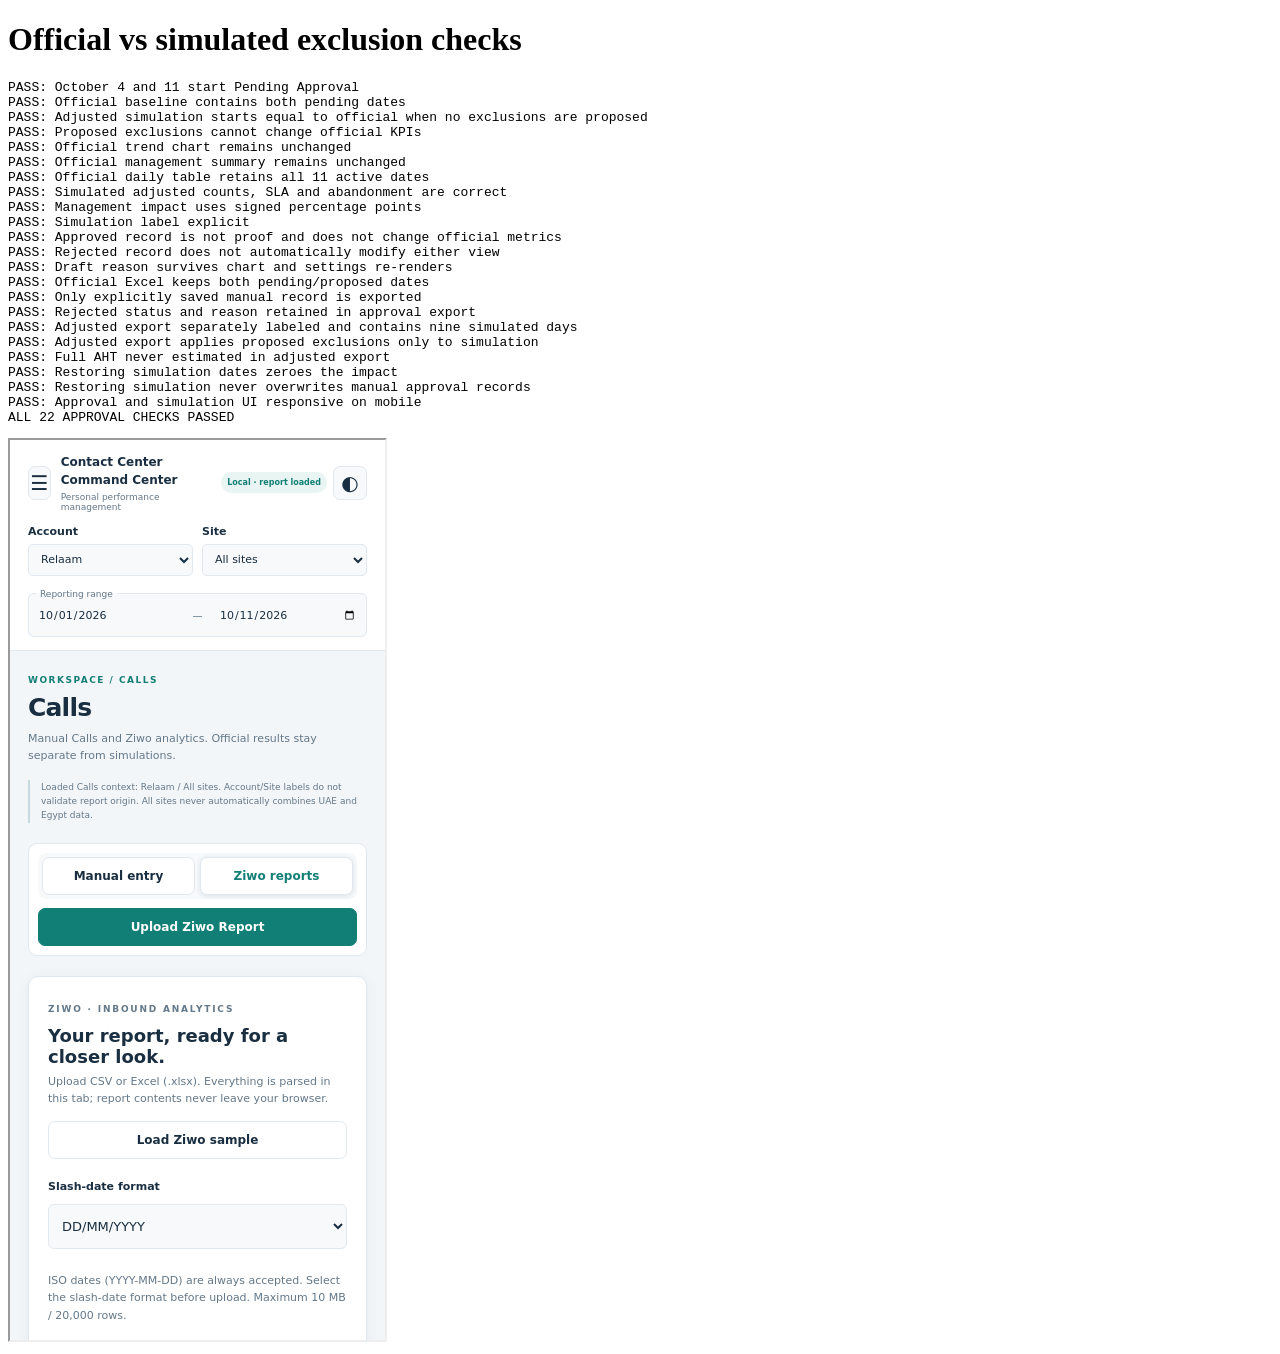
<file: tests/approvals.html>
<!doctype html><html lang="en"><head><meta charset="utf-8"><title>Exclusion Approval Checks</title><link rel="icon" href="data:,"></head><body><h1>Official vs simulated exclusion checks</h1><pre id="results">Running…</pre><iframe title="Dashboard under test" src="../index.html" style="width:375px;height:900px"></iframe><script>
document.querySelector('iframe').addEventListener('load',async function(){
 const d=this.contentDocument,w=this.contentWindow,results=[],output=document.getElementById('results');let blob;
 const check=(c,m)=>{if(!c)throw Error(m);results.push('PASS: '+m);output.textContent=results.join('\n');};
 const wait=async f=>{for(let i=0;i<200;i++){if(f())return;await new Promise(r=>setTimeout(r,25));}throw Error('Upload timeout');};
 const change=(id,v)=>{d.getElementById(id).value=v;d.getElementById(id).dispatchEvent(new Event('change',{bubbles:true}));};
 const metrics=id=>[...d.querySelectorAll('#'+id+' .metric')].map(e=>e.textContent);
 const status=date=>d.querySelector(`[data-approval-status="${date}"]`),reason=date=>d.querySelector(`[data-approval-reason="${date}"]`),save=date=>d.querySelector(`[data-save-approval="${date}"]`).click();
 try{
  const csv=await fetch('../samples/ziwo-management-sample.csv').then(r=>r.text());
  const dt=new w.DataTransfer();dt.items.add(new w.File([csv],'approval-sample.csv'));d.getElementById('ziwo-file').files=dt.files;d.getElementById('ziwo-file').dispatchEvent(new Event('change',{bubbles:true}));await wait(()=>d.getElementById('ziwo-status').textContent.includes('22 original'));change('ziwo-view','mtd');
  check(status('2026-10-04').value==='Pending Approval'&&status('2026-10-11').value==='Pending Approval','October 4 and 11 start Pending Approval');
  const baseline=JSON.stringify(metrics('ziwo-summary')),chart=d.getElementById('ziwo-trend').outerHTML,management=d.getElementById('management-values').textContent;
  check(metrics('ziwo-summary')[0]==='1,100'&&metrics('ziwo-summary')[3]==='77.09%','Official baseline contains both pending dates');
  check(metrics('adjusted-kpis')[0]==='1,100'&&metrics('adjusted-kpis')[3]==='77.09%','Adjusted simulation starts equal to official when no exclusions are proposed');
  for(const date of ['2026-10-04','2026-10-11'])d.querySelector(`[data-proposal-date="${date}"]`).click();
  check(JSON.stringify(metrics('ziwo-summary'))===baseline,'Proposed exclusions cannot change official KPIs');
  check(d.getElementById('ziwo-trend').outerHTML===chart,'Official trend chart remains unchanged');
  check(d.getElementById('management-values').textContent===management,'Official management summary remains unchanged');
  check(d.querySelectorAll('#performance-records tr').length===11,'Official daily table retains all 11 active dates');
  check(metrics('adjusted-kpis')[0]==='900'&&metrics('adjusted-kpis')[3]==='92.00%'&&metrics('adjusted-kpis')[4]==='4.00%','Simulated adjusted counts, SLA and abandonment are correct');
  check(d.getElementById('approval-impact').textContent.includes('+14.91 pp')&&d.getElementById('approval-impact').textContent.includes('−4.45 pp'),'Management impact uses signed percentage points');
  check(d.getElementById('simulation-scope').textContent.includes('SIMULATION ONLY'),'Simulation label explicit');
  status('2026-10-04').value='Approved';reason('2026-10-04').value='Manually entered review note; not client evidence.';save('2026-10-04');
  check(JSON.stringify(metrics('ziwo-summary'))===baseline&&d.getElementById('approval-feedback').textContent.includes('not proof'),'Approved record is not proof and does not change official metrics');
  status('2026-10-11').value='Rejected';reason('2026-10-11').value='Client rejected proposal.';save('2026-10-11');
  check(JSON.stringify(metrics('ziwo-summary'))===baseline&&metrics('adjusted-kpis')[0]==='900','Rejected record does not automatically modify either view');
  reason('2026-10-04').value='Unsaved draft';change('ziwo-formula','queue');
  check(reason('2026-10-04').value==='Unsaved draft','Draft reason survives chart and settings re-renders');
  const original=w.URL.createObjectURL.bind(w.URL);w.URL.createObjectURL=b=>{blob=b;return original(b);};const click=w.HTMLAnchorElement.prototype.click;w.HTMLAnchorElement.prototype.click=function(){if(this.download.endsWith('.xlsx'))return;click.call(this);};
  d.getElementById('export-performance').click();let book=await w.ZiwoXlsx.readWorkbook(await blob.arrayBuffer()),rows=await book.readSheet(0),records=await book.readSheet(2);
  check(rows.length===12&&rows.some(r=>r[0]==='2026-10-04')&&rows.some(r=>r[0]==='2026-10-11'),'Official Excel keeps both pending/proposed dates');
  check(records.some(r=>r[0]==='2026-10-04'&&r[1]==='Approved'&&r[2]==='Manually entered review note; not client evidence.'),'Only explicitly saved manual record is exported');
  check(records.some(r=>r[0]==='2026-10-11'&&r[1]==='Rejected'),'Rejected status and reason retained in approval export');
  d.getElementById('export-adjusted').click();book=await w.ZiwoXlsx.readWorkbook(await blob.arrayBuffer());rows=await book.readSheet(0);
  check(book.sheets[0].startsWith('SIMULATION ONLY')&&rows.length===10,'Adjusted export separately labeled and contains nine simulated days');
  check(!rows.some(r=>['2026-10-04','2026-10-11'].includes(r[0])),'Adjusted export applies proposed exclusions only to simulation');
  check(rows.every((r,i)=>!i||r[10]===''),'Full AHT never estimated in adjusted export');
  d.getElementById('ziwo-restore').click();
  check(metrics('adjusted-kpis')[0]==='1,100'&&d.getElementById('approval-impact').textContent.includes('0.00 pp'),'Restoring simulation dates zeroes the impact');
  check(status('2026-10-04').value==='Approved'&&status('2026-10-11').value==='Rejected','Restoring simulation never overwrites manual approval records');
  check(d.documentElement.scrollWidth<=375,'Approval and simulation UI responsive on mobile');
  output.textContent=results.join('\n')+`\nALL ${results.length} APPROVAL CHECKS PASSED`;
 }catch(e){output.textContent=results.join('\n')+'\nFAIL: '+e.message;}
});
</script></body></html>
</file>
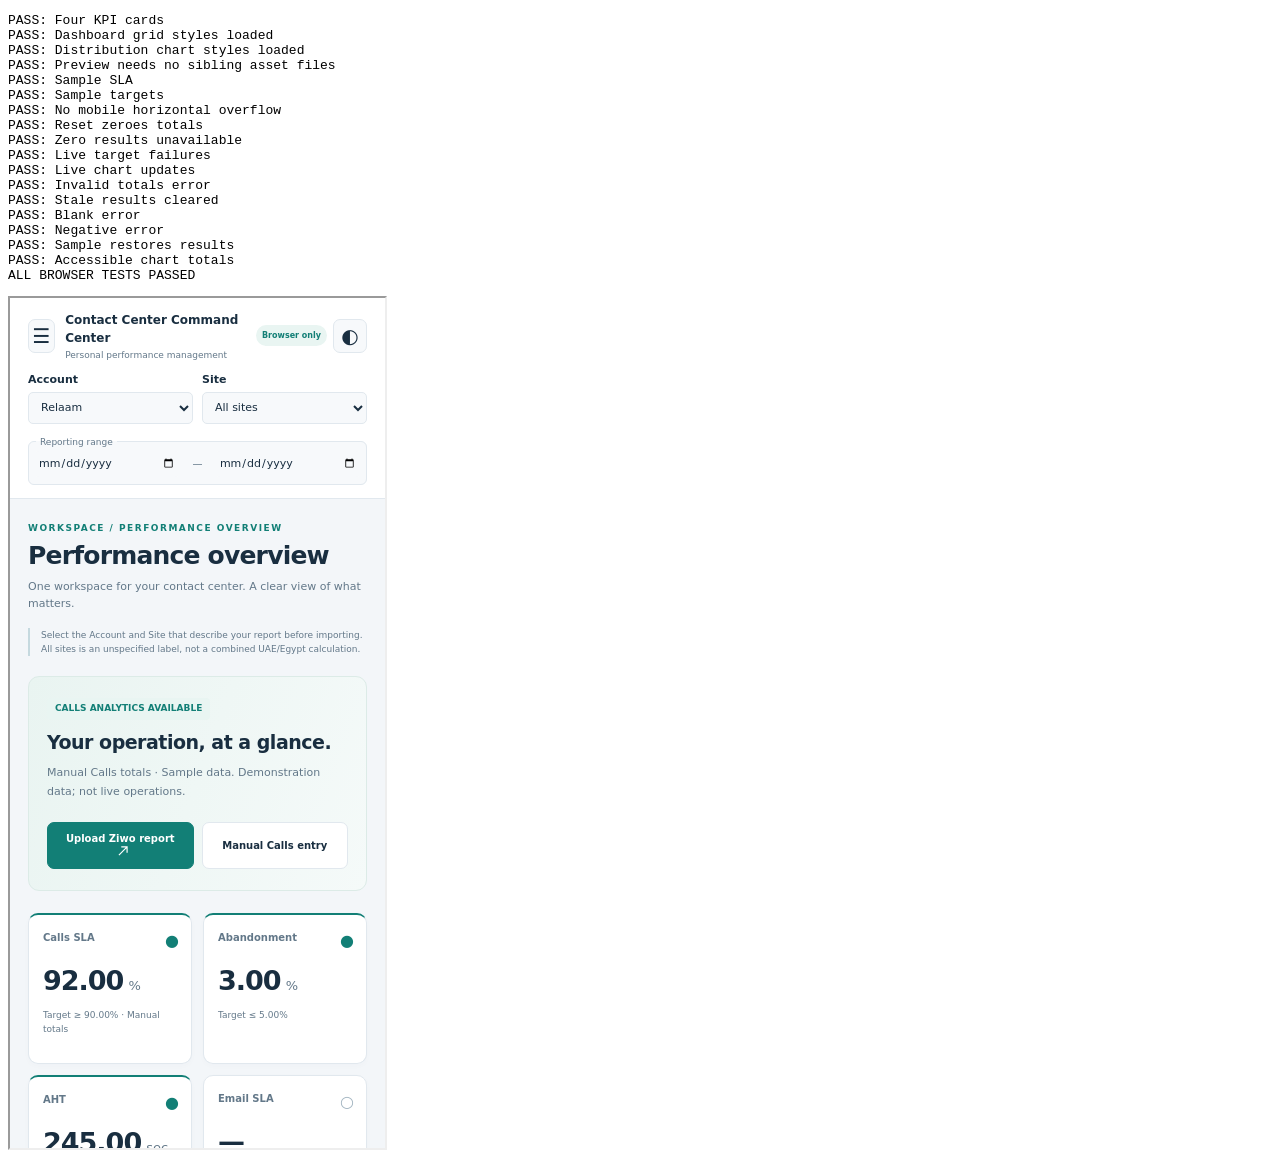
<file: tests/browser.html>
<!doctype html><html lang="en"><meta charset="utf-8"><title>Browser tests</title><body><pre id="results">Running</pre><iframe src="../index.html" title="Dashboard" style="width:375px;height:850px"></iframe><script>
document.querySelector('iframe').addEventListener('load',function(){
 const d=this.contentDocument, results=[];
 function check(c,m){if(!c)throw Error(m);results.push('PASS: '+m)}
 function edit(id,v){d.getElementById(id).value=v;d.getElementById(id).dispatchEvent(new Event('input',{bubbles:true}))}
 try{
 check(d.querySelectorAll('.kpi').length===4,'Four KPI cards');
 check(this.contentWindow.getComputedStyle(d.querySelector('.kpi-grid')).display==='grid','Dashboard grid styles loaded');
 check(this.contentWindow.getComputedStyle(d.getElementById('donut')).backgroundImage.includes('conic-gradient'),'Distribution chart styles loaded');
 check(d.querySelectorAll('script[src], link[rel="stylesheet"]').length===0,'Preview needs no sibling asset files');
 check(d.querySelector('.metric').textContent.includes('92.0'),'Sample SLA');
 check(d.querySelectorAll('.badge.good').length===3,'Sample targets');
 check(d.documentElement.scrollWidth<=375,'No mobile horizontal overflow');
 d.getElementById('reset').click();
 check([...d.querySelectorAll('#activity input')].every(i=>i.value==='0'),'Reset zeroes totals');
 check(d.querySelectorAll('.badge.neutral').length===4,'Zero results unavailable');
 edit('offered',100);edit('answered',90);edit('withinSla',80);edit('abandoned',10);edit('handling',27000);
 check(d.querySelectorAll('.badge.bad').length===3,'Live target failures');
 check(d.querySelectorAll('.fill.miss').length===3,'Live chart updates');
 edit('answered',101);check(!d.getElementById('error').hidden,'Invalid totals error');
 check(d.querySelectorAll('.badge.neutral').length===4,'Stale results cleared');
 edit('offered','');check(!d.getElementById('error').hidden,'Blank error');
 edit('offered',-1);check(!d.getElementById('error').hidden,'Negative error');
 d.getElementById('sample').click();check(d.getElementById('error').hidden&&d.querySelectorAll('.badge.good').length===3,'Sample restores results');
 check(d.getElementById('donut').getAttribute('aria-label').includes('1,152 answered'),'Accessible chart totals');
 document.getElementById('results').textContent=results.join('\n')+'\nALL BROWSER TESTS PASSED';
 }catch(e){document.getElementById('results').textContent=results.join('\n')+'\nFAIL: '+e.message}
});
</script></body></html>
</file>
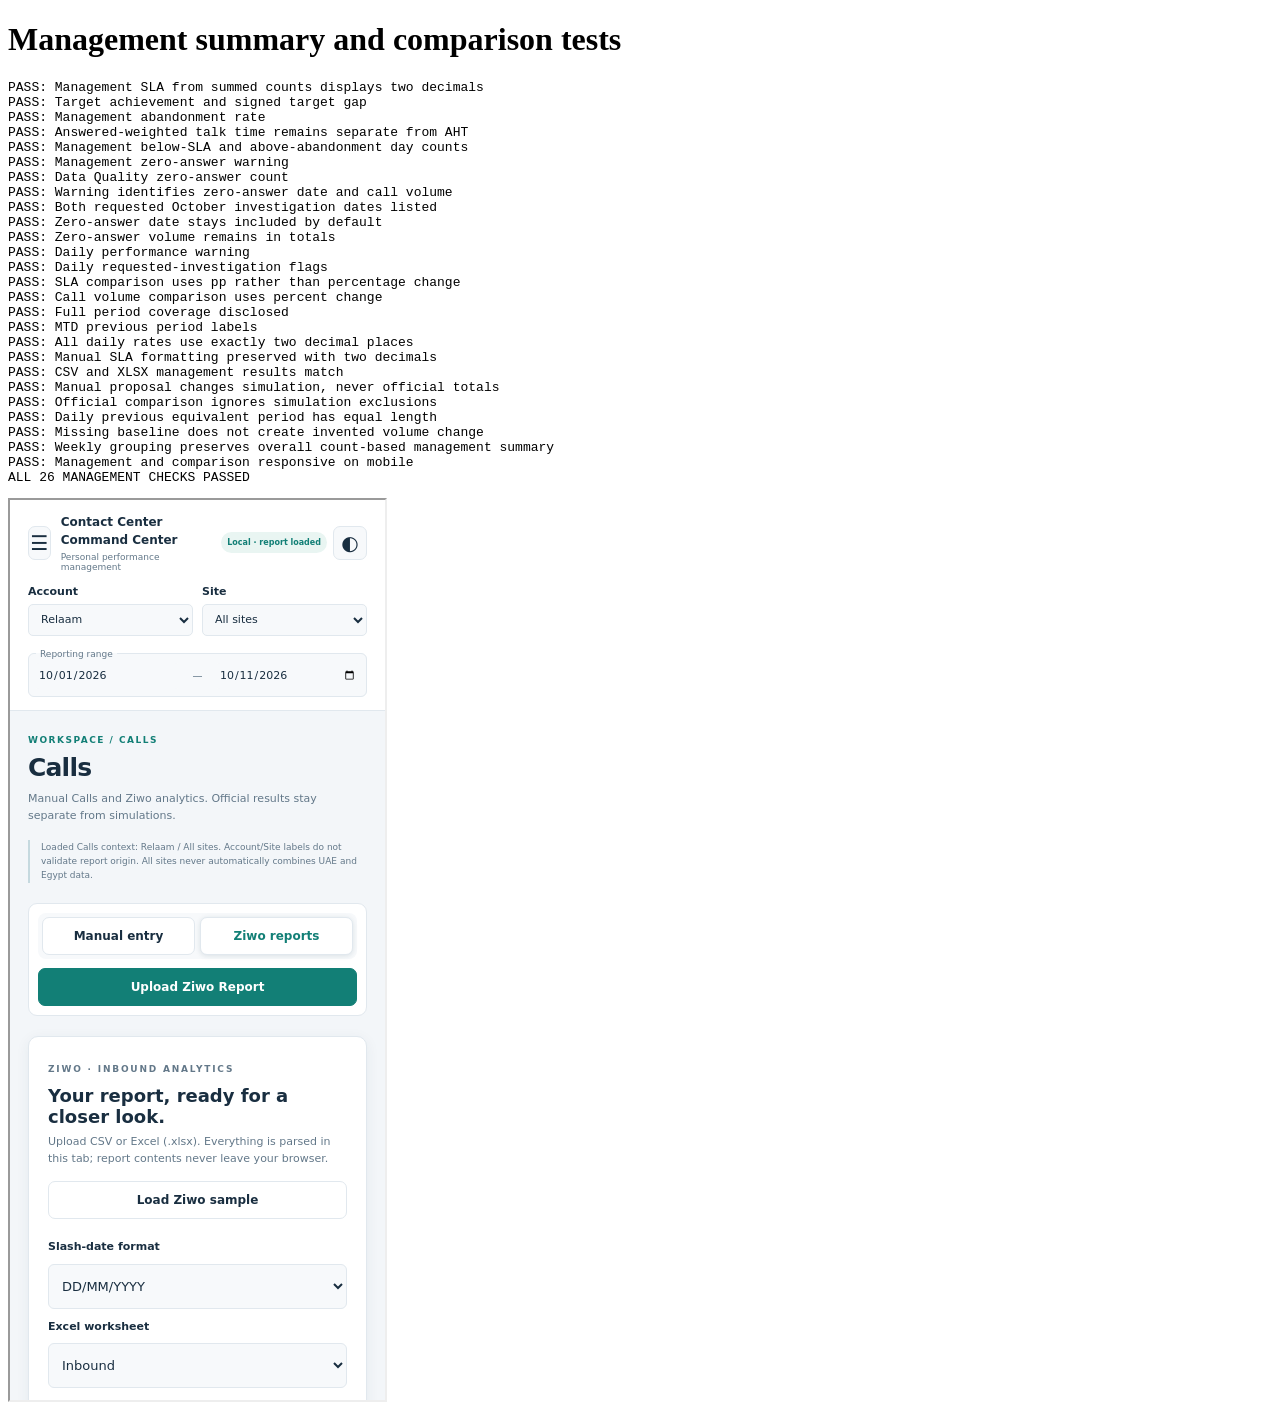
<file: tests/management.html>
<!doctype html><html lang="en"><head><meta charset="utf-8"><title>Management Dashboard Tests</title><link rel="icon" href="data:,"></head><body><h1>Management summary and comparison tests</h1><pre id="results">Running…</pre><iframe src="../index.html" title="Dashboard under test" style="width:375px;height:900px"></iframe><script>
document.querySelector('iframe').addEventListener('load',async function(){
 const d=this.contentDocument,w=this.contentWindow,checks=[],out=document.getElementById('results');
 const check=(c,label)=>{if(!c)throw Error(label);checks.push('PASS: '+label);out.textContent=checks.join('\n');};
 const wait=async fn=>{for(let i=0;i<200;i++){if(fn())return;await new Promise(r=>setTimeout(r,25));}throw Error('Upload timeout');};
 const change=(id,v)=>{d.getElementById(id).value=v;d.getElementById(id).dispatchEvent(new Event('change',{bubbles:true}));};
 async function upload(name,data){const dt=new w.DataTransfer();dt.items.add(new w.File([data],name));d.getElementById('ziwo-file').files=dt.files;d.getElementById('ziwo-file').dispatchEvent(new Event('change',{bubbles:true}));await wait(()=>d.getElementById('ziwo-status').textContent.includes('22 original'));}
 try{
  const [csv,xlsx]=await Promise.all([fetch('../samples/ziwo-management-sample.csv').then(r=>r.text()),fetch('../samples/ziwo-management-sample.xlsx').then(r=>r.arrayBuffer())]);
  w.fetch=()=>{throw Error('Unexpected application network request');};w.XMLHttpRequest.prototype.send=()=>{throw Error('Unexpected application network request');};
  await upload('management.csv',csv);change('ziwo-view','mtd');
  const stats=()=>[...d.querySelectorAll('#management-values strong')].map(e=>e.textContent);
  check(stats()[0]==='77.09%','Management SLA from summed counts displays two decimals');
  check(stats()[1]==='Below target'&&stats()[2]==='−12.91 pp','Target achievement and signed target gap');
  check(stats()[3]==='8.45%','Management abandonment rate');
  check(stats()[4]==='240.00 sec','Answered-weighted talk time remains separate from AHT');
  check(stats()[5]==='2 / 11'&&stats()[6]==='2 / 11','Management below-SLA and above-abandonment day counts');
  check(d.getElementById('management-warnings').textContent.includes('1 day(s) with offered calls but zero answered'),'Management zero-answer warning');
  check(d.querySelectorAll('#quality-cards strong')[4].textContent==='1','Data Quality zero-answer count');
  check(d.getElementById('quality-no-answers').textContent.includes('2026-10-04: 100 offered, 0 answered'),'Warning identifies zero-answer date and call volume');
  check(d.getElementById('quality-investigation').textContent.includes('2026-10-04')&&d.getElementById('quality-investigation').textContent.includes('2026-10-11'),'Both requested October investigation dates listed');
  check(d.querySelector('[data-date="2026-10-04"]').checked,'Zero-answer date stays included by default');
  check(d.querySelector('#ziwo-summary .metric').textContent==='1,100','Zero-answer volume remains in totals');
  check(d.getElementById('performance-records').textContent.includes('WARNING: offered calls with zero answered'),'Daily performance warning');
  check(d.getElementById('performance-records').textContent.includes('Requested SLA investigation'),'Daily requested-investigation flags');
  const periods=d.querySelectorAll('#period-comparison tr');
  check(periods[0].children[1].textContent==='77.09%'&&periods[0].children[2].textContent==='90.00%'&&periods[0].children[3].textContent==='−12.91 pp','SLA comparison uses pp rather than percentage change');
  check(periods[3].children[1].textContent==='1,100'&&periods[3].children[2].textContent==='880'&&periods[3].children[3].textContent==='+25.00%','Call volume comparison uses percent change');
  check(d.getElementById('comparison-coverage').textContent.startsWith('Both periods have complete'),'Full period coverage disclosed');
  check(d.getElementById('comparison-periods').textContent.includes('2026-09-01 → 2026-09-11'),'MTD previous period labels');
  const rateCells=[...d.querySelectorAll('#performance-records tr')].filter(row=>row.children.length===10).flatMap(row=>[4,5,7].map(i=>row.children[i].textContent));
  check(rateCells.length===33&&rateCells.every(text=>/\d+\.\d{2}%/.test(text)),'All daily rates use exactly two decimal places');
  check(d.querySelectorAll('#kpis .metric')[0].textContent==='92.00%','Manual SLA formatting preserved with two decimals');
  const baseline=stats().join('|');await upload('management.xlsx',xlsx);check(stats().join('|')===baseline,'CSV and XLSX management results match');
  const zero=d.querySelector('[data-date="2026-10-04"]');zero.click();check(d.querySelector('#ziwo-summary .metric').textContent==='1,100' && d.querySelector('#adjusted-kpis .metric').textContent==='1,000','Manual proposal changes simulation, never official totals');
  check(d.getElementById('comparison-coverage').textContent.startsWith('Both periods have complete'),'Official comparison ignores simulation exclusions');
  d.getElementById('ziwo-restore').click();change('ziwo-view','daily');change('ziwo-from','2026-10-01');
  check(d.getElementById('comparison-periods').textContent.includes('2026-09-20 → 2026-09-30'),'Daily previous equivalent period has equal length');
  check(d.querySelectorAll('#period-comparison tr')[3].children[3].textContent==='—','Missing baseline does not create invented volume change');
  change('ziwo-view','weekly');check(d.getElementById('management-values').textContent.includes('77.09%'),'Weekly grouping preserves overall count-based management summary');
  change('ziwo-view','mtd');check(d.documentElement.scrollWidth<=375,'Management and comparison responsive on mobile');
  out.textContent=checks.join('\n')+`\nALL ${checks.length} MANAGEMENT CHECKS PASSED`;
 }catch(e){out.textContent=checks.join('\n')+'\nFAIL: '+e.message;}
});
</script></body></html>
</file>
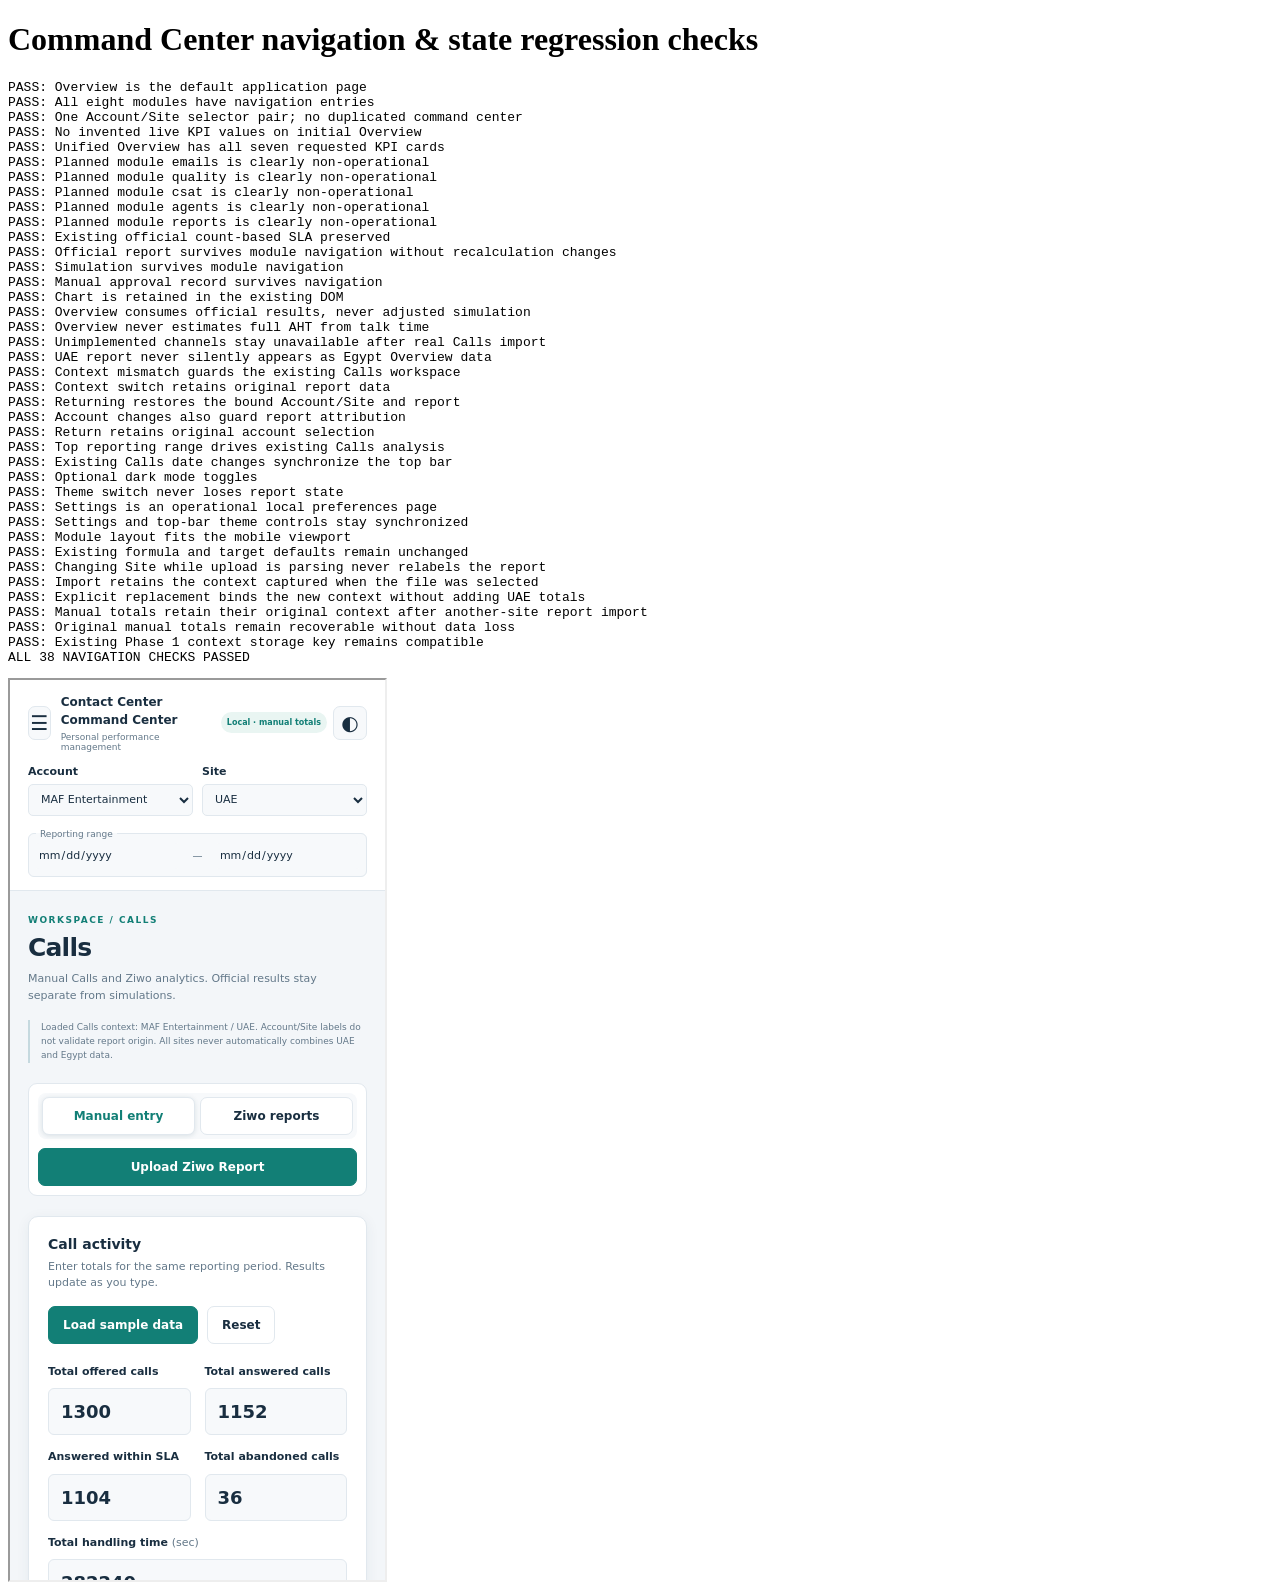
<file: tests/navigation.html>
<!doctype html><html lang="en"><head><meta charset="utf-8"><title>Command Center navigation tests</title><link rel="icon" href="data:,"></head><body><h1>Command Center navigation & state regression checks</h1><pre id="results">Running…</pre><iframe src="../index.html#overview" title="Command Center under test" style="width:375px;height:900px"></iframe><script>
document.querySelector('iframe').addEventListener('load',async function(){
 const d=this.contentDocument,w=this.contentWindow,out=document.getElementById('results'),passed=[];
 const check=(c,m)=>{if(!c)throw Error(m);passed.push('PASS: '+m);out.textContent=passed.join('\n');};
 const change=(id,value)=>{d.getElementById(id).value=value;d.getElementById(id).dispatchEvent(new Event('change',{bubbles:true}));};
 const navigate=key=>d.querySelector(`[data-cc-module="${key}"]`).click();
 const wait=async f=>{for(let i=0;i<200;i++){if(f())return;await new Promise(r=>setTimeout(r,25));}throw Error('Timed out waiting for report');};
 const metrics=()=>d.getElementById('ziwo-summary').textContent;
 try{
  check(!d.getElementById('module-overview').hidden&&d.getElementById('module-calls').hidden,'Overview is the default application page');
  check(d.querySelectorAll('[data-cc-module]').length===8,'All eight modules have navigation entries');
  check(d.querySelectorAll('#cc-account').length===1&&d.querySelectorAll('#cc-site').length===1,'One Account/Site selector pair; no duplicated command center');
  check([...d.querySelectorAll('#cc-overview-kpis .overview-value')].every(el=>el.textContent.startsWith('—')),'No invented live KPI values on initial Overview');
  check(d.querySelectorAll('#cc-overview-kpis article').length===7,'Unified Overview has all seven requested KPI cards');
  for(const key of ['emails','quality','csat','agents','reports']){
   navigate(key);check(!d.getElementById('module-'+key).hidden&&d.getElementById('module-'+key).textContent.includes('Not yet operational'),'Planned module '+key+' is clearly non-operational');
  }
  navigate('calls');d.getElementById('report-tab').click();change('cc-account','MAF Entertainment');change('cc-site','UAE');
  const csv=await fetch('../samples/ziwo-management-sample.csv').then(r=>r.text());const transfer=new w.DataTransfer();transfer.items.add(new w.File([csv],'synthetic-management.csv'));d.getElementById('ziwo-file').files=transfer.files;d.getElementById('ziwo-file').dispatchEvent(new Event('change',{bubbles:true}));await wait(()=>d.getElementById('ziwo-status').textContent.includes('22 original'));change('ziwo-view','mtd');
  const baseline=metrics();check(baseline.includes('77.09'),'Existing official count-based SLA preserved');
  d.querySelector('[data-proposal-date="2026-10-04"]').click();
  const status=d.querySelector('[data-approval-status="2026-10-04"]'),reason=d.querySelector('[data-approval-reason="2026-10-04"]');status.value='Approved';reason.value='Manual note, not proof';d.querySelector('[data-save-approval="2026-10-04"]').click();
  const adjusted=d.getElementById('adjusted-kpis').textContent,chart=d.getElementById('ziwo-trend').outerHTML;
  for(const key of ['overview','emails','settings','agents','calls'])navigate(key);
  check(metrics()===baseline,'Official report survives module navigation without recalculation changes');
  check(d.getElementById('adjusted-kpis').textContent===adjusted,'Simulation survives module navigation');
  check(d.querySelector('[data-approval-status="2026-10-04"]').value==='Approved'&&d.querySelector('[data-approval-reason="2026-10-04"]').value==='Manual note, not proof','Manual approval record survives navigation');
  check(d.getElementById('ziwo-trend').outerHTML===chart,'Chart is retained in the existing DOM');
  navigate('overview');check(d.querySelector('#cc-overview-kpis .overview-value').textContent==='77.09%','Overview consumes official results, never adjusted simulation');
  check(d.querySelectorAll('#cc-overview-kpis .overview-value')[2].textContent==='—sec','Overview never estimates full AHT from talk time');
  check([...d.querySelectorAll('#cc-overview-kpis article')].slice(3).every(el=>el.querySelector('.overview-value').textContent==='—'),'Unimplemented channels stay unavailable after real Calls import');
  change('cc-site','Egypt');check(d.querySelector('#cc-overview-kpis .overview-value').textContent==='—%','UAE report never silently appears as Egypt Overview data');
  navigate('calls');check(!d.getElementById('cc-context-guard').hidden&&d.getElementById('calls-context-content').hidden,'Context mismatch guards the existing Calls workspace');
  check(metrics()===baseline,'Context switch retains original report data');
  d.getElementById('cc-return-context').click();check(d.getElementById('cc-site').value==='UAE'&&!d.getElementById('calls-context-content').hidden,'Returning restores the bound Account/Site and report');
  change('cc-account','Relaam');check(!d.getElementById('cc-context-guard').hidden,'Account changes also guard report attribution');d.getElementById('cc-return-context').click();
  check(d.getElementById('cc-account').value==='MAF Entertainment','Return retains original account selection');
  change('cc-through','2026-10-04');check(d.getElementById('ziwo-through').value==='2026-10-04'&&metrics().includes('69.00'),'Top reporting range drives existing Calls analysis');
  change('ziwo-through','2026-10-11');check(d.getElementById('cc-through').value==='2026-10-11','Existing Calls date changes synchronize the top bar');
  const current=metrics();d.getElementById('cc-theme').click();check(d.documentElement.dataset.theme==='dark','Optional dark mode toggles');
  check(metrics()===current,'Theme switch never loses report state');d.getElementById('cc-theme').click();
  navigate('settings');check(!d.getElementById('module-settings').hidden,'Settings is an operational local preferences page');
  d.getElementById('cc-settings-theme').click();check(d.documentElement.dataset.theme==='dark','Settings and top-bar theme controls stay synchronized');d.getElementById('cc-settings-theme').click();
  check(d.documentElement.scrollWidth<=375,'Module layout fits the mobile viewport');
  check(d.getElementById('ziwo-formula').value==='inbound'&&d.getElementById('target-sla').value==='90.00','Existing formula and target defaults remain unchanged');
  navigate('calls');d.getElementById('report-tab').click();
  const race=new w.DataTransfer();race.items.add(new w.File([csv],'context-race.csv'));d.getElementById('ziwo-file').files=race.files;d.getElementById('ziwo-file').dispatchEvent(new Event('change',{bubbles:true}));change('cc-site','Egypt');await wait(()=>d.getElementById('ziwo-status').textContent.includes('context-race.csv · 22 original'));
  check(!d.getElementById('cc-context-guard').hidden,'Changing Site while upload is parsing never relabels the report');d.getElementById('cc-return-context').click();
  check(d.getElementById('cc-site').value==='UAE','Import retains the context captured when the file was selected');
  d.getElementById('manual-tab').click();d.getElementById('offered').value='1300';d.getElementById('offered').dispatchEvent(new Event('input',{bubbles:true}));
  d.getElementById('report-tab').click();change('cc-site','Egypt');
  const egypt=new w.DataTransfer();egypt.items.add(new w.File([csv],'egypt-explicit-replacement.csv'));d.getElementById('ziwo-file').files=egypt.files;d.getElementById('ziwo-file').dispatchEvent(new Event('change',{bubbles:true}));await wait(()=>d.getElementById('ziwo-status').textContent.includes('egypt-explicit-replacement.csv · 22 original'));
  check(d.getElementById('cc-context-guard').hidden&&d.querySelector('#ziwo-summary .metric').textContent==='1,100','Explicit replacement binds the new context without adding UAE totals');
  d.getElementById('manual-tab').click();check(!d.getElementById('cc-context-guard').hidden,'Manual totals retain their original context after another-site report import');d.getElementById('cc-return-context').click();
  check(d.getElementById('cc-site').value==='UAE'&&d.getElementById('offered').value==='1300','Original manual totals remain recoverable without data loss');
  const saved=JSON.parse(w.localStorage.getItem('cc-personal-context-v1'));check(saved.account==='MAF Entertainment'&&saved.site==='UAE','Existing Phase 1 context storage key remains compatible');
  out.textContent=passed.join('\n')+`\nALL ${passed.length} NAVIGATION CHECKS PASSED`;
 }catch(e){out.textContent=passed.join('\n')+'\nFAIL: '+e.message;}
});
</script></body></html>
</file>
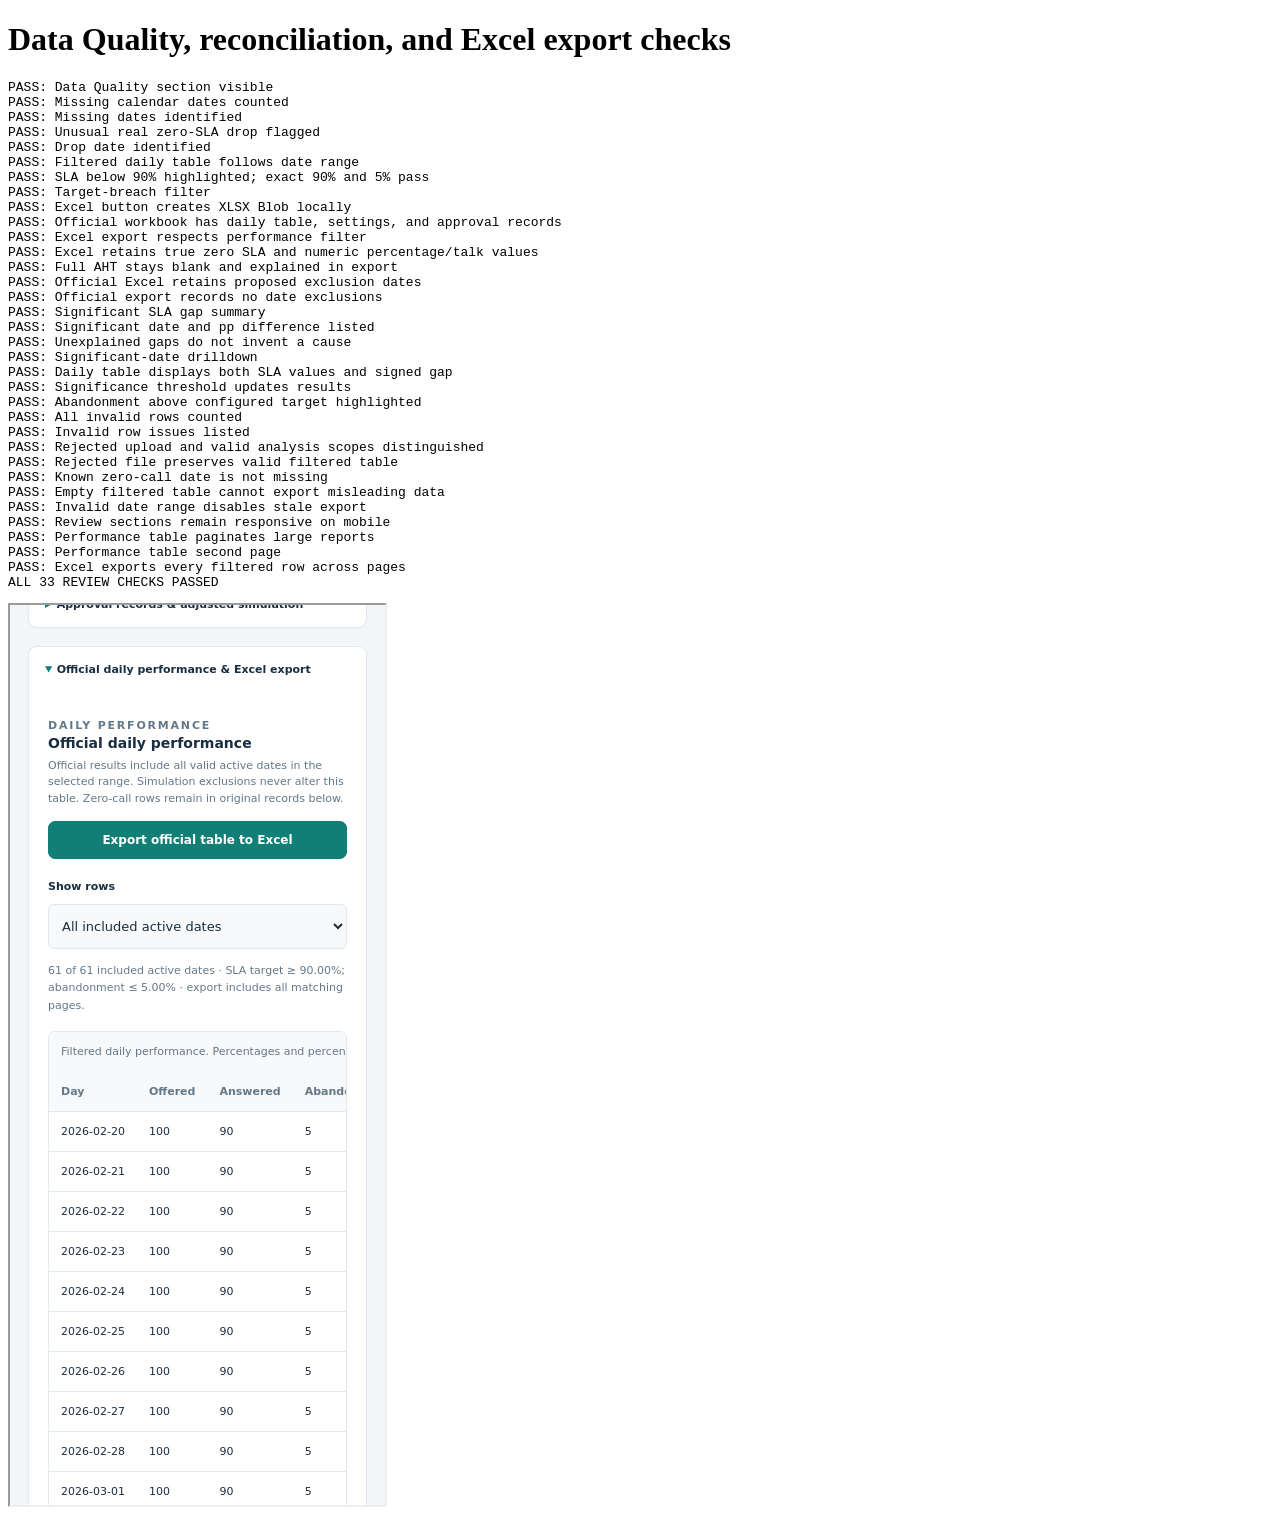
<file: tests/review.html>
<!doctype html><html lang="en"><head><meta charset="utf-8"><title>Data Quality & Excel export tests</title><link rel="icon" href="data:,"></head><body><h1>Data Quality, reconciliation, and Excel export checks</h1><pre id="results">Running…</pre><iframe title="Dashboard under test" src="../index.html" style="width:375px;height:900px"></iframe><script>
document.querySelector('iframe').addEventListener('load',async function(){
 const d=this.contentDocument,w=this.contentWindow,results=[];let exported=null;
 const output=document.getElementById('results');
 const check=(condition,name)=>{if(!condition)throw Error(name);results.push('PASS: '+name);output.textContent=results.join('\n');};
 const wait=async condition=>{for(let i=0;i<200;i++){if(condition())return;await new Promise(r=>setTimeout(r,25));}throw Error('Timed out waiting for upload');};
 const change=(id,value)=>{d.getElementById(id).value=value;d.getElementById(id).dispatchEvent(new Event('change',{bubbles:true}));};
 const input=(id,value)=>{d.getElementById(id).value=value;d.getElementById(id).dispatchEvent(new Event('input',{bubbles:true}));};
 const upload=async(bytes,invalid=false)=>{const dt=new w.DataTransfer();dt.items.add(new w.File([bytes],'review.csv'));d.getElementById('ziwo-file').files=dt.files;d.getElementById('ziwo-file').dispatchEvent(new Event('change',{bubbles:true}));await wait(()=>invalid?!d.getElementById('ziwo-error').hidden:d.getElementById('ziwo-status').textContent.includes('5 original'));};
 try{
  const csv=await fetch('../samples/ziwo-inbound-sample.csv').then(r=>r.text());
  w.fetch=()=>{throw Error('Unexpected application network request');};w.XMLHttpRequest.prototype.send=()=>{throw Error('Unexpected application network request');};
  const create=w.URL.createObjectURL.bind(w.URL);w.URL.createObjectURL=blob=>{exported=blob;return create(blob);};
  const click=w.HTMLAnchorElement.prototype.click;w.HTMLAnchorElement.prototype.click=function(){if(this.download.endsWith('.xlsx'))return;return click.call(this);};
  await upload(csv);change('ziwo-from','2026-10-01');change('ziwo-through','2026-10-05');
  check(!d.getElementById('ziwo-quality').hidden,'Data Quality section visible');
  check(d.querySelectorAll('#quality-cards strong')[0].textContent==='2','Missing calendar dates counted');
  check(d.getElementById('quality-missing').textContent.includes('2026-10-03 → 2026-10-04'),'Missing dates identified');
  check(d.querySelectorAll('#quality-cards strong')[3].textContent==='1','Unusual real zero-SLA drop flagged');
  check(d.getElementById('quality-drops').textContent.includes('2026-10-02'),'Drop date identified');
  check(d.querySelectorAll('#performance-records tr').length===3,'Filtered daily table follows date range');
  check(d.querySelectorAll('#performance-records .target-breach').length===1,'SLA below 90% highlighted; exact 90% and 5% pass');
  change('performance-filter','attention');check(d.querySelectorAll('#performance-records tr').length===1&&d.getElementById('performance-records').textContent.includes('2026-10-02'),'Target-breach filter');
  d.getElementById('export-performance').click();check(exported&&exported.type.includes('spreadsheetml'),'Excel button creates XLSX Blob locally');
  let book=await w.ZiwoXlsx.readWorkbook(await exported.arrayBuffer()),sheet=await book.readSheet(0),settings=await book.readSheet(1);
  check(book.sheets.join(',')==='Daily Performance,Analysis Settings,Exclusion Approval Records','Official workbook has daily table, settings, and approval records');
  check(sheet.length===2&&sheet[1][0]==='2026-10-02','Excel export respects performance filter');
  check(sheet[1][4]===0&&sheet[1][7]===5&&sheet[1][9]===300,'Excel retains true zero SLA and numeric percentage/talk values');
  check(sheet[1][10]===''&&settings.some(row=>row[0]==='Full AHT'&&row[1].includes('Never estimated')),'Full AHT stays blank and explained in export');
  change('performance-filter','all');d.querySelector('[data-date="2026-10-02"]').click();d.getElementById('export-performance').click();
  book=await w.ZiwoXlsx.readWorkbook(await exported.arrayBuffer());sheet=await book.readSheet(0);settings=await book.readSheet(1);
  check(sheet.length===4&&sheet.slice(1).some(row=>row[0]==='2026-10-02'),'Official Excel retains proposed exclusion dates');
  check(settings.some(row=>row[0]==='Excluded Dates'&&row[1]==='None'),'Official export records no date exclusions');
  d.getElementById('ziwo-restore').click();const mismatch=w.Ziwo.parseCSV(csv);mismatch[3][2]='70%';await upload(mismatch.map(row=>row.join(',')).join('\n'));
  change('ziwo-from','2026-10-01');change('ziwo-through','2026-10-05');
  check(d.getElementById('reconciliation-summary').textContent.startsWith('1 significant'),'Significant SLA gap summary');
  check(d.getElementById('reconciliation-dates').textContent.includes('2026-10-02 (−70.00 pp)'),'Significant date and pp difference listed');
  check(d.getElementById('reconciliation-explanations').textContent.includes('Not explained by available count-based formulas'),'Unexplained gaps do not invent a cause');
  d.getElementById('show-discrepancies').click();check(d.getElementById('performance-filter').value==='discrepancies','Significant-date drilldown');
  const cells=d.querySelector('#performance-records tr').children;check(cells[4].textContent.includes('0.00%')&&cells[5].textContent==='70.00%'&&cells[6].textContent.includes('−70.00 pp'),'Daily table displays both SLA values and signed gap');
  input('sla-significant','71');check(d.getElementById('reconciliation-summary').textContent.startsWith('0 significant'),'Significance threshold updates results');input('sla-significant','1');
  change('performance-filter','all');input('target-abandonment','4');check(d.querySelectorAll('#performance-records .target-breach').length===3,'Abandonment above configured target highlighted');input('target-abandonment','5');
  const bad=w.Ziwo.parseCSV(csv);bad[1][1]='bad';bad[2][4]='bad';await upload(bad.map(row=>row.join(',')).join('\n'),true);
  check(d.querySelectorAll('#quality-cards strong')[2].textContent==='2','All invalid rows counted');
  check(d.getElementById('quality-issues').textContent.includes('Row 2')&&d.getElementById('quality-issues').textContent.includes('Row 3'),'Invalid row issues listed');
  check(d.getElementById('quality-invalid-source').textContent.includes('current valid analysis'),'Rejected upload and valid analysis scopes distinguished');
  check(d.querySelectorAll('#performance-records tr').length===3,'Rejected file preserves valid filtered table');
  await upload(csv);change('ziwo-from','2026-10-31');change('ziwo-through','2026-10-31');
  check(d.querySelectorAll('#quality-cards strong')[0].textContent==='0'&&d.querySelectorAll('#quality-cards strong')[1].textContent==='1','Known zero-call date is not missing');
  check(d.getElementById('export-performance').disabled,'Empty filtered table cannot export misleading data');
  change('ziwo-from','2026-11-01');check(d.getElementById('export-performance').disabled,'Invalid date range disables stale export');
  d.getElementById('ziwo-sample').click();change('ziwo-view','mtd');
  check(d.documentElement.scrollWidth<=375,'Review sections remain responsive on mobile');
  // Pagination: export all included rows, not only the current 50-row page.
  const raw=w.Ziwo.parseCSV(csv)[2],large=[w.Ziwo.COLUMNS,...Array.from({length:61},(_,i)=>{const row=raw.slice();row[0]=w.Ziwo.shiftDate('2026-01-01',i);return row;})].map(row=>row.join(',')).join('\n');
  change('ziwo-view','daily');const transfer=new w.DataTransfer();transfer.items.add(new w.File([large],'large.csv'));d.getElementById('ziwo-file').files=transfer.files;d.getElementById('ziwo-file').dispatchEvent(new Event('change',{bubbles:true}));await wait(()=>d.getElementById('ziwo-status').textContent.includes('61 original'));
  check(d.querySelectorAll('#performance-records tr').length===50,'Performance table paginates large reports');
  d.getElementById('performance-next').click();check(d.querySelectorAll('#performance-records tr').length===11,'Performance table second page');d.getElementById('export-performance').click();
  book=await w.ZiwoXlsx.readWorkbook(await exported.arrayBuffer());sheet=await book.readSheet(0);check(sheet.length===62,'Excel exports every filtered row across pages');
  output.textContent=results.join('\n')+`\nALL ${results.length} REVIEW CHECKS PASSED`;
 }catch(e){output.textContent=results.join('\n')+'\nFAIL: '+e.message;}
});
</script></body></html>
</file>
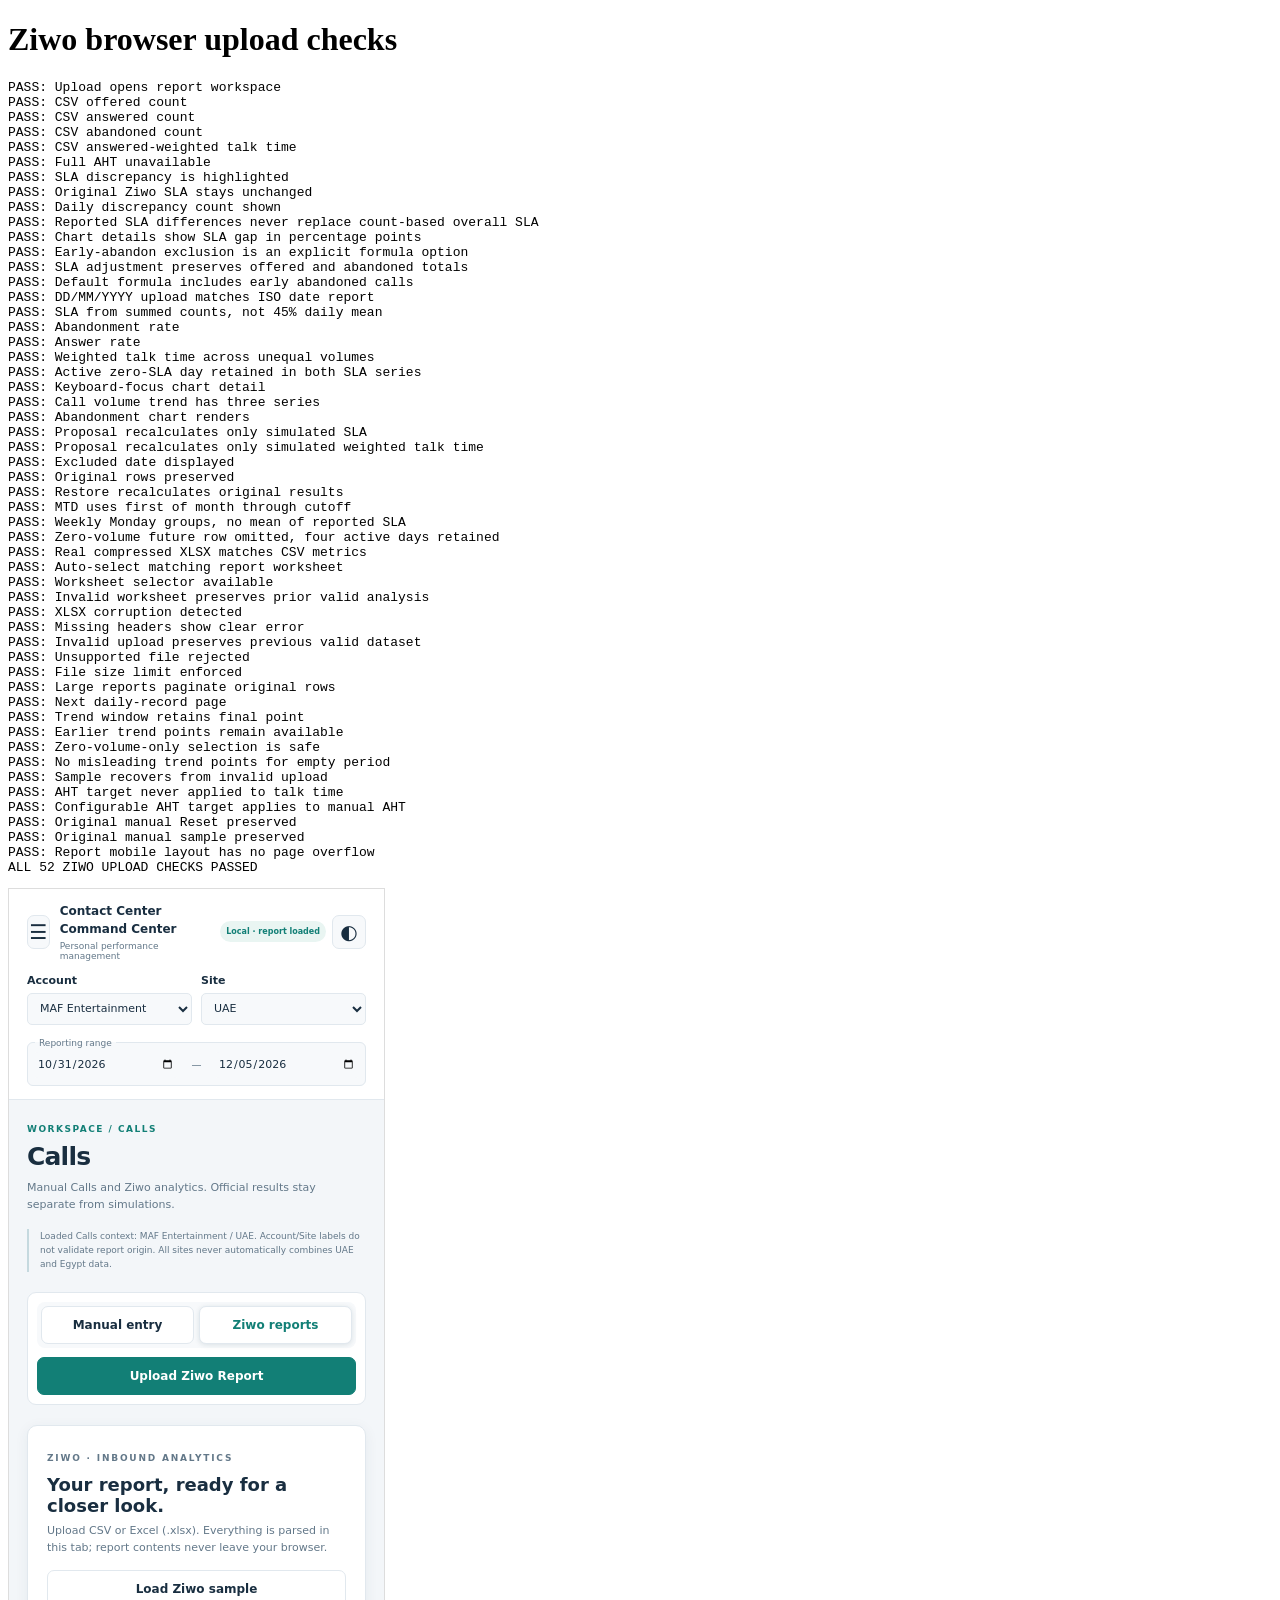
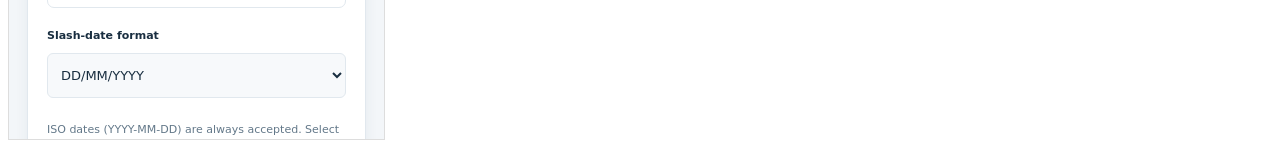
<file: tests/uploads.html>
<!doctype html>
<html lang="en"><head><meta charset="utf-8"><title>Ziwo upload tests</title><link rel="icon" href="data:,"></head>
<body><h1>Ziwo browser upload checks</h1><pre id="results">Running…</pre><iframe src="../index.html" title="Dashboard under test" style="width:375px;height:850px;border:1px solid #ddd"></iframe>
<script>
const frame = document.querySelector('iframe');
frame.addEventListener('load', async () => {
  const output = document.getElementById('results'), d = frame.contentDocument, w = frame.contentWindow, passed = [];
  function check(value, name) { if (!value) throw new Error(name); passed.push('PASS: ' + name); output.textContent = passed.join('\n'); }
  function metrics() { return [...d.querySelectorAll('#ziwo-summary .metric')].map(el => el.textContent); }
  function change(id, value) { d.getElementById(id).value = value; d.getElementById(id).dispatchEvent(new Event('change', { bubbles: true })); }
  async function waitFor(condition) { for (let i = 0; i < 200; i++) { if (condition()) return; await new Promise(resolve => setTimeout(resolve, 25)); } throw new Error('Upload did not complete in time'); }
  async function upload(name, bytes, invalid = false) {
    const transfer = new w.DataTransfer(); transfer.items.add(new w.File([bytes], name));
    d.getElementById('ziwo-file').files = transfer.files;
    d.getElementById('ziwo-file').dispatchEvent(new Event('change', { bubbles: true }));
    await waitFor(() => invalid ? !d.getElementById('ziwo-error').hidden : d.getElementById('ziwo-status').textContent.includes('5 original'));
    if (!invalid && !d.getElementById('ziwo-error').hidden) throw new Error(d.getElementById('ziwo-error').textContent);
  }
  try {
    // Only these synthetic, bundled fixtures are fetched. Report imports themselves must make no network requests.
    const [csv, xlsx] = await Promise.all([fetch('../samples/ziwo-inbound-sample.csv').then(r => r.text()), fetch('../samples/ziwo-inbound-sample.xlsx').then(r => r.arrayBuffer())]);
    w.fetch = () => { throw new Error('Dashboard must not send uploaded data over the network'); };
    w.XMLHttpRequest.prototype.send = () => { throw new Error('Dashboard must not send uploaded data over the network'); };
    await upload('sample.csv', csv);
    check(!d.getElementById('report-workspace').hidden, 'Upload opens report workspace');
    check(metrics()[0] === '1,250', 'CSV offered count');
    check(metrics()[1] === '1,130', 'CSV answered count');
    check(metrics()[2] === '59', 'CSV abandoned count');
    check(metrics()[6] === '261.9sec', 'CSV answered-weighted talk time');
    check(metrics()[7] === '—sec', 'Full AHT unavailable');
    const baseline = JSON.stringify(metrics());
    const mismatchTable=w.Ziwo.parseCSV(csv);mismatchTable[3][2]='70%';
    await upload('mismatch.csv',mismatchTable.map(row=>row.join(',')).join('\n'));
    check(d.querySelector('input[data-date="2026-10-02"]').closest('tr').classList.contains('sla-mismatch'),'SLA discrepancy is highlighted');
    check(d.querySelector('input[data-date="2026-10-02"]').closest('tr').querySelector('.reported-sla').textContent==='70.00%','Original Ziwo SLA stays unchanged');
    check(d.getElementById('ziwo-comparison').textContent.startsWith('1 of 4'),'Daily discrepancy count shown');
    check(JSON.stringify(metrics())===baseline,'Reported SLA differences never replace count-based overall SLA');
    d.querySelector('[aria-label^="2026-10-02: Calculated SLA"]').dispatchEvent(new Event('focus'));
    check(d.getElementById('ziwo-point').textContent.includes('−70.00 pp'),'Chart details show SLA gap in percentage points');
    change('ziwo-formula','inbound-adjusted');check(d.getElementById('ziwo-formula-note').textContent.includes('1,224'),'Early-abandon exclusion is an explicit formula option');
    check(metrics()[0]==='1,250'&&metrics()[2]==='59','SLA adjustment preserves offered and abandoned totals');
    change('ziwo-formula','inbound');check(d.getElementById('ziwo-formula-note').textContent.includes('1,250'),'Default formula includes early abandoned calls');
    const slashTable=w.Ziwo.parseCSV(csv);for(const row of slashTable.slice(1)){row[0]=row[0].split('-').reverse().join('/');}
    await upload('dd-mm-yyyy.csv',slashTable.map(row=>row.join(',')).join('\n'));
    check(JSON.stringify(metrics())===baseline,'DD/MM/YYYY upload matches ISO date report');
    await upload('sample.csv',csv);
    change('ziwo-from', '2026-10-01'); change('ziwo-through', '2026-10-02');
    check(metrics()[3] === '9.00%', 'SLA from summed counts, not 45% daily mean');
    check(metrics()[4] === '5.00%', 'Abandonment rate');
    check(metrics()[5] === '90.00%', 'Answer rate');
    check(metrics()[6] === '280.0sec', 'Weighted talk time across unequal volumes');
    check(d.querySelectorAll('#ziwo-trend .trend-point').length === 4, 'Active zero-SLA day retained in both SLA series');
    d.querySelector('[data-trend="talk"]').click();d.querySelector('#ziwo-trend .trend-point').dispatchEvent(new Event('focus'));
    check(d.getElementById('ziwo-point').textContent.includes('100.00'), 'Keyboard-focus chart detail');
    d.querySelector('[data-trend="volume"]').click();check(d.querySelectorAll('#ziwo-chart-legend .dot').length === 3, 'Call volume trend has three series');
    d.querySelector('[data-trend="abandonment"]').click();check(d.querySelectorAll('#ziwo-trend .trend-point').length === 2, 'Abandonment chart renders');
    const include = d.querySelector('[data-date="2026-10-02"]'); include.click();
    check(metrics()[3] === '9.00%' && d.querySelectorAll('#adjusted-kpis .metric')[3].textContent === '90.00%', 'Proposal recalculates only simulated SLA');
    check(metrics()[6] === '280.0sec' && d.querySelectorAll('#adjusted-kpis .metric')[6].textContent === '100.00sec', 'Proposal recalculates only simulated weighted talk time');
    check(d.getElementById('ziwo-excluded').textContent.includes('2026-10-02'), 'Excluded date displayed');
    check(d.querySelectorAll('#ziwo-records tr').length === 5, 'Original rows preserved');
    d.getElementById('ziwo-restore').click();check(metrics()[3] === '9.00%', 'Restore recalculates original results');
    change('ziwo-view', 'mtd'); check(metrics()[0] === '1,000' && d.getElementById('ziwo-from').value === '2026-10-01', 'MTD uses first of month through cutoff');
    change('ziwo-view', 'weekly'); change('ziwo-from', '2026-09-01');change('ziwo-through', '2026-10-31');
    d.querySelector('[data-trend="sla"]').click();check(d.querySelectorAll('#ziwo-trend .trend-point').length === 2, 'Weekly Monday groups, no mean of reported SLA');
    change('ziwo-view','daily');check(d.querySelectorAll('#ziwo-trend .trend-point').length === 8, 'Zero-volume future row omitted, four active days retained');
    await upload('sample.xlsx', xlsx);
    check(JSON.stringify(metrics()) === baseline, 'Real compressed XLSX matches CSV metrics');
    check(d.getElementById('ziwo-sheet').value === '1', 'Auto-select matching report worksheet');
    check(d.querySelectorAll('#ziwo-sheet option').length === 2, 'Worksheet selector available');
    change('ziwo-sheet','0');await waitFor(()=>!d.getElementById('ziwo-error').hidden);
    check(JSON.stringify(metrics()) === baseline, 'Invalid worksheet preserves prior valid analysis');
    change('ziwo-sheet','1');await waitFor(()=>d.getElementById('ziwo-error').hidden);
    const corrupt = new Uint8Array(xlsx.slice(0));const view = new DataView(corrupt.buffer);
    for(let i=0;i<corrupt.length-46;i++){if(view.getUint32(i,true)===0x02014b50 && new TextDecoder().decode(corrupt.slice(i+46,i+46+view.getUint16(i+28,true)))==='xl/workbook.xml'){view.setUint32(i+16,view.getUint32(i+16,true)^1,true);break;}}
    await upload('corrupt.xlsx',corrupt,true);check(d.getElementById('ziwo-error').textContent.includes('integrity'), 'XLSX corruption detected');
    await upload('invalid.csv','Day,SLA\nnope,abc',true);check(d.getElementById('ziwo-error').textContent.includes('Missing required'), 'Missing headers show clear error');
    check(JSON.stringify(metrics()) === baseline, 'Invalid upload preserves previous valid dataset');
    await upload('legacy.xls','not a workbook',true);check(d.getElementById('ziwo-error').textContent.includes('not supported'), 'Unsupported file rejected');
    await upload('oversize.csv',new Uint8Array(10*1024*1024+1),true);check(d.getElementById('ziwo-error').textContent.includes('10 MB'), 'File size limit enforced');
    const sampleRow=w.Ziwo.parseCSV(csv)[2];const large=[w.Ziwo.COLUMNS,...Array.from({length:181},(_,i)=>{const row=sampleRow.slice();row[0]=w.Ziwo.shiftDate('2026-01-01',i);return row;})].map(row=>row.join(',')).join('\n');
    // A different row count needs its own completion condition.
    const largeTransfer=new w.DataTransfer();largeTransfer.items.add(new w.File([large],'large.csv'));d.getElementById('ziwo-file').files=largeTransfer.files;d.getElementById('ziwo-file').dispatchEvent(new Event('change',{bubbles:true}));
    await waitFor(()=>d.getElementById('ziwo-status').textContent.includes('181 original'));
    check(d.querySelectorAll('#ziwo-records tr').length===50,'Large reports paginate original rows');
    d.getElementById('ziwo-next').click();check(d.getElementById('ziwo-page').textContent.includes('51–100'),'Next daily-record page');
    check(d.getElementById('ziwo-chart-window').textContent.includes('181'),'Trend window retains final point');
    d.getElementById('ziwo-chart-prev').click();check(d.getElementById('ziwo-chart-window').textContent.includes('91–180'),'Earlier trend points remain available');
    await upload('sample.csv',csv);change('ziwo-from','2026-10-31');change('ziwo-through','2026-10-31');
    check(metrics()[0]==='0'&&metrics()[3]==='—%'&&metrics()[6]==='—sec','Zero-volume-only selection is safe');
    check(d.querySelectorAll('#ziwo-trend .trend-point').length===0,'No misleading trend points for empty period');
    d.getElementById('ziwo-sample').click();check(d.getElementById('ziwo-error').hidden, 'Sample recovers from invalid upload');
    const target=d.getElementById('target-aht');target.value='1';target.dispatchEvent(new Event('input',{bubbles:true}));
    check(d.querySelectorAll('#ziwo-summary .kpi')[6].textContent.includes('Informational'), 'AHT target never applied to talk time');
    d.getElementById('manual-tab').click();check(d.querySelector('#kpis .kpi:nth-child(2) .badge.bad'), 'Configurable AHT target applies to manual AHT');
    target.value='260';target.dispatchEvent(new Event('input',{bubbles:true}));
    d.getElementById('reset').click();check(d.querySelectorAll('#kpis .badge.neutral').length===4, 'Original manual Reset preserved');
    d.getElementById('sample').click();check(d.querySelectorAll('#kpis .badge.good').length===3, 'Original manual sample preserved');
    d.getElementById('report-tab').click();check(d.documentElement.scrollWidth<=375, 'Report mobile layout has no page overflow');
    output.textContent=passed.join('\n')+`\nALL ${passed.length} ZIWO UPLOAD CHECKS PASSED`;
  } catch(error) { output.textContent=passed.join('\n')+'\nFAIL: '+error.message; }
});
</script></body></html>
</file>
